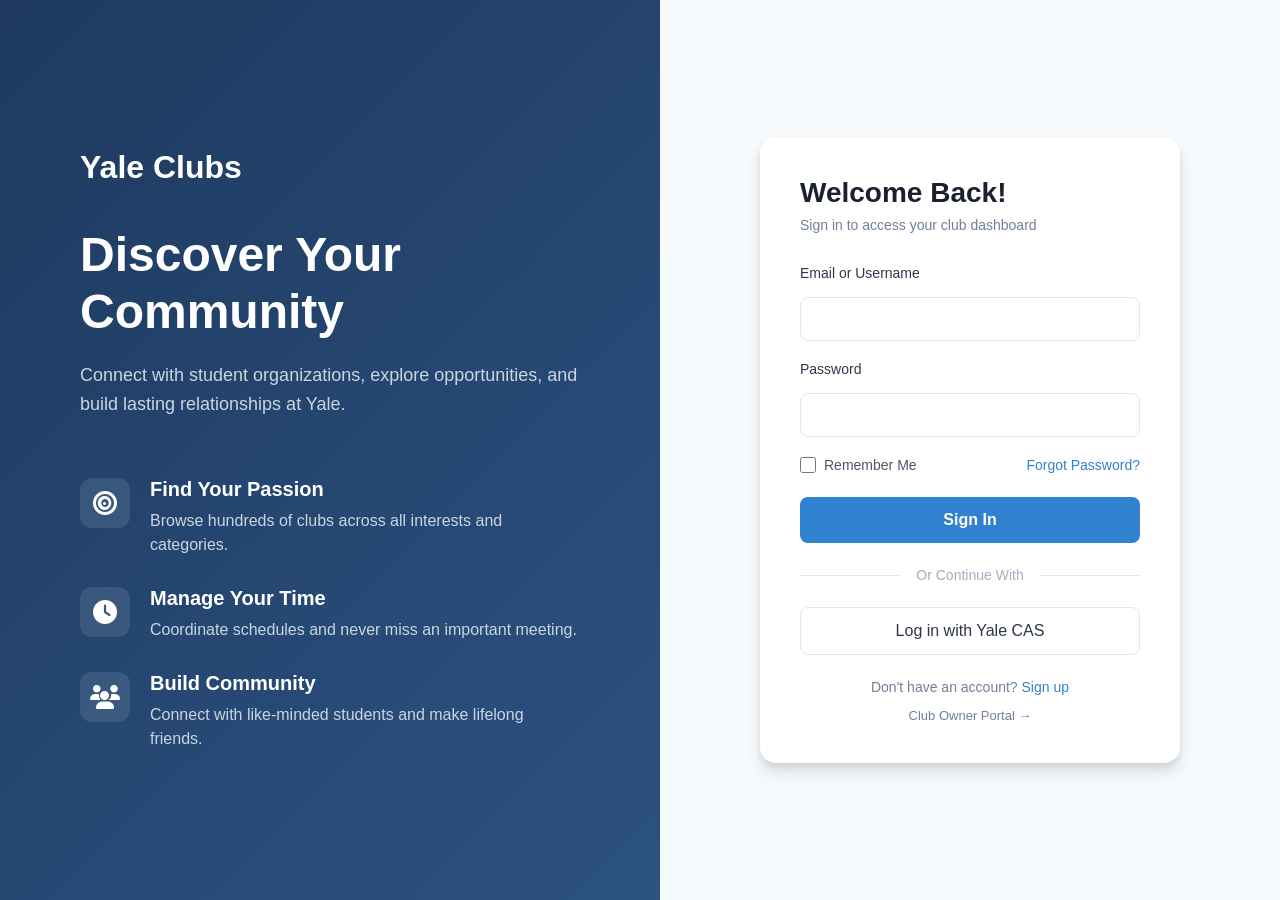
<file: index.html>
<!DOCTYPE html>
<html lang="en">
<head>
    <meta charset="UTF-8">
    <meta name="viewport" content="width=device-width, initial-scale=1.0">
    <title>Yale Clubs - Sign In</title>
    <link rel="stylesheet" href="css/styles.css">
    <link rel="stylesheet" href="https://cdnjs.cloudflare.com/ajax/libs/font-awesome/6.4.0/css/all.min.css">
    <style>
        .modal-overlay {
            position: fixed;
            top: 0;
            left: 0;
            right: 0;
            bottom: 0;
            background: rgba(0, 0, 0, 0.5);
            display: flex;
            align-items: center;
            justify-content: center;
            z-index: 1000;
        }
        .modal-content {
            background: white;
            border-radius: 16px;
            padding: 40px;
            width: 90%;
            max-width: 450px;
            max-height: 90vh;
            overflow-y: auto;
        }
    </style>
</head>
<body>
    <div class="container">
        <!-- Left Column - Promotional Content -->
        <div class="left-column">
            <div class="content-wrapper">
                <h1 class="logo">Yale Clubs</h1>
                <h2 class="headline">Discover Your Community</h2>
                <p class="description">
                    Connect with student organizations, explore opportunities, and build lasting relationships at Yale.
                </p>
                
                <div class="features">
                    <div class="feature">
                        <div class="feature-icon">
                            <i class="fas fa-bullseye"></i>
                        </div>
                        <div class="feature-content">
                            <h3>Find Your Passion</h3>
                            <p>Browse hundreds of clubs across all interests and categories.</p>
                        </div>
                    </div>
                    
                    <div class="feature">
                        <div class="feature-icon">
                            <i class="fas fa-clock"></i>
                        </div>
                        <div class="feature-content">
                            <h3>Manage Your Time</h3>
                            <p>Coordinate schedules and never miss an important meeting.</p>
                        </div>
                    </div>
                    
                    <div class="feature">
                        <div class="feature-icon">
                            <i class="fas fa-users"></i>
                        </div>
                        <div class="feature-content">
                            <h3>Build Community</h3>
                            <p>Connect with like-minded students and make lifelong friends.</p>
                        </div>
                    </div>
                </div>
            </div>
        </div>
        
        <!-- Right Column - Login Form -->
        <div class="right-column">
            <div class="login-card">
                <h2 class="card-title">Welcome Back!</h2>
                <p class="card-subtitle">Sign in to access your club dashboard</p>
                
                <form class="login-form" id="login-form">
                    <div class="form-group">
                        <label for="email">Email or Username</label>
                        <input type="text" id="email" name="email" required>
                    </div>
                    
                    <div class="form-group">
                        <label for="password">Password</label>
                        <input type="password" id="password" name="password" required>
                    </div>
                    
                    <div class="form-options">
                        <label class="checkbox-label">
                            <input type="checkbox" name="remember">
                            <span>Remember Me</span>
                        </label>
                        <a href="#" class="forgot-password">Forgot Password?</a>
                    </div>
                    
                    <button type="submit" class="btn-primary">Sign In</button>
                </form>
                
                <div class="divider">
                    <span>Or Continue With</span>
                </div>
                
                <button type="button" class="btn-cas" id="cas-login-btn">
                    Log in with Yale CAS
                </button>
                <p class="signup-link">
                    Don't have an account? <a href="#" id="signup-link">Sign up</a>
                </p>
                <p class="signup-link" style="margin-top: 12px;">
                    <a href="#" id="club-portal-link" style="color: #718096; font-size: 13px;">Club Owner Portal →</a>
                </p>
            </div>
        </div>
    </div>

    <!-- Signup Modal -->
    <div id="signup-modal" class="modal-overlay" style="display: none;">
        <div class="modal-content" style="max-width: 500px; margin: 40px auto;">
            <div style="display: flex; justify-content: space-between; align-items: center; margin-bottom: 24px;">
                <h2 style="font-size: 24px; font-weight: 700; color: #1a202c; margin: 0;">Create Account</h2>
                <button id="signup-modal-close" style="background: none; border: none; font-size: 24px; color: #718096; cursor: pointer; padding: 4px 8px;">&times;</button>
            </div>
            <form id="signup-form">
                <div style="display: grid; grid-template-columns: 1fr 1fr; gap: 12px; margin-bottom: 12px;">
                    <div class="form-group">
                        <label for="signup-first-name">First Name</label>
                        <input type="text" id="signup-first-name" name="first_name" required>
                    </div>
                    <div class="form-group">
                        <label for="signup-last-name">Last Name</label>
                        <input type="text" id="signup-last-name" name="last_name" required>
                    </div>
                </div>
                <div class="form-group">
                    <label for="signup-email">Email Address</label>
                    <input type="email" id="signup-email" name="email" placeholder="yourname@yale.edu" required>
                </div>
                <div class="form-group">
                    <label for="signup-password">Password</label>
                    <input type="password" id="signup-password" name="password" minlength="6" required>
                </div>
                <div style="display: grid; grid-template-columns: 1fr 1fr; gap: 12px; margin-bottom: 12px;">
                    <div class="form-group">
                        <label for="signup-year">Year</label>
                        <select id="signup-year" name="year" required>
                            <option value="">Select...</option>
                            <option value="Freshman">Freshman</option>
                            <option value="Sophomore">Sophomore</option>
                            <option value="Junior">Junior</option>
                            <option value="Senior">Senior</option>
                            <option value="Graduate">Graduate</option>
                        </select>
                    </div>
                    <div class="form-group">
                        <label for="signup-student-id">Student ID</label>
                        <input type="text" id="signup-student-id" name="student_id" placeholder="STU001" required>
                    </div>
                </div>
                <div class="form-group">
                    <label for="signup-major">Major</label>
                    <input type="text" id="signup-major" name="major" placeholder="e.g., Computer Science" required>
                </div>
                <button type="submit" class="btn-primary" style="margin-bottom: 16px;">Create Account</button>
            </form>
            <div class="divider">
                <span>Or Continue With</span>
            </div>
            <button type="button" class="btn-cas" id="cas-signup-btn">
                Sign up with Yale CAS
            </button>
        </div>
    </div>

    <script>
        // Flash helper function
        (function() {
            let flashIdCounter = 0;
            let flashContainer = null;

            function initFlashContainer() {
                if (!flashContainer) {
                    flashContainer = document.createElement('div');
                    flashContainer.className = 'flash-banner-container';
                    document.body.appendChild(flashContainer);
                }
                return flashContainer;
            }

            window.showFlash = function(message, type = 'success') {
                const container = initFlashContainer();
                const id = flashIdCounter++;
                const flash = document.createElement('div');
                flash.className = `flash-banner flash-${type}`;
                
                const iconMap = {
                    success: 'fa-check-circle',
                    error: 'fa-exclamation-circle',
                    warning: 'fa-exclamation-triangle',
                    info: 'fa-info-circle'
                };
                
                flash.innerHTML = `
                    <i class="fas ${iconMap[type] || iconMap.success} flash-icon"></i>
                    <span class="flash-text">${message}</span>
                    <button class="flash-close" onclick="this.parentElement.remove()" aria-label="Dismiss">
                        <i class="fas fa-times"></i>
                    </button>
                `;
                
                container.appendChild(flash);
                
                // Auto-dismiss after 3.6 seconds
                setTimeout(() => {
                    if (flash.parentElement) {
                        flash.remove();
                    }
                }, 3600);
            };
        })();

        // Auth helpers
        function getStoredUsers() {
            const stored = localStorage.getItem('clubtableUsers');
            return stored ? JSON.parse(stored) : [];
        }

        function saveUser(user) {
            const users = getStoredUsers();
            // Check if user already exists
            const existingIndex = users.findIndex(u => u.id === user.id || u.email === user.email);
            if (existingIndex !== -1) {
                // Update existing user
                users[existingIndex] = user;
            } else {
                // Add new user
                users.push(user);
            }
            localStorage.setItem('clubtableUsers', JSON.stringify(users));
        }

        function findUser(identifier, password) {
            const users = getStoredUsers();
            return users.find(u => 
                (u.email === identifier || u.username === identifier) && u.password === password
            );
        }

        function setCurrentUser(user) {
            localStorage.setItem('clubtableCurrentUser', JSON.stringify(user));
        }

        // Load test users from JSON file into localStorage
        async function loadTestUsers() {
            try {
                const response = await fetch('/database/json/users/club_users.json');
                const data = await response.json();
                
                if (data.users && Array.isArray(data.users)) {
                    const existingUsers = getStoredUsers();
                    
                    // Only load if localStorage is empty or doesn't have these users
                    if (existingUsers.length === 0 || !existingUsers.find(u => u.email === 'alex.martinez@yale.edu')) {
                        data.users.forEach(user => {
                            saveUser(user);
                        });
                        console.log('Test users loaded successfully');
                    }
                }
            } catch (error) {
                console.error('Error loading test users:', error);
            }
        }

        // Initialize test users on page load
        loadTestUsers();

        // Login form handler
        document.getElementById('login-form').addEventListener('submit', function(e) {
            e.preventDefault();
            const identifier = document.getElementById('email').value;
            const password = document.getElementById('password').value;

            if (!identifier || !password) {
                showFlash('Please enter email/username and password', 'error');
                return;
            }

            const user = findUser(identifier, password);
            if (user) {
                setCurrentUser(user);
                showFlash('Login successful!', 'success');
                setTimeout(() => {
                    // Redirect based on user type
                    if (user.type === 'club_owner') {
                        window.location.href = '/pages/club/club-portal.html';
                    } else {
                        window.location.href = '/pages/student/dashboard.html';
                    }
                }, 500);
            } else {
                showFlash('Invalid email/username or password', 'error');
            }
        });

        // CAS login handler
        document.getElementById('cas-login-btn').addEventListener('click', function(e) {
            e.preventDefault();
            // Auto-provision demo-cas-user
            const casUser = {
                id: 'demo-cas-user',
                username: 'demo-cas-user',
                email: 'demo-cas-user@yale.edu',
                password: 'cas',
                type: 'cas'
            };
            
            // Check if user exists, if not create it
            const existing = findUser('demo-cas-user', 'cas');
            if (!existing) {
                saveUser(casUser);
            }
            
            setCurrentUser(casUser);
            showFlash('CAS login successful!', 'success');
            setTimeout(() => {
                window.location.href = '/pages/student/dashboard.html';
            }, 500);
        });

        // Signup modal handlers
        document.getElementById('signup-link').addEventListener('click', function(e) {
            e.preventDefault();
            document.getElementById('signup-modal').style.display = 'flex';
        });

        document.getElementById('signup-modal-close').addEventListener('click', function() {
            document.getElementById('signup-modal').style.display = 'none';
        });

        // Close modal on background click
        document.getElementById('signup-modal').addEventListener('click', function(e) {
            if (e.target === this) {
                this.style.display = 'none';
            }
        });

        // Signup form handler
        document.getElementById('signup-form').addEventListener('submit', function(e) {
            e.preventDefault();
            
            // Collect all form data
            const firstName = document.getElementById('signup-first-name').value.trim();
            const lastName = document.getElementById('signup-last-name').value.trim();
            const email = document.getElementById('signup-email').value.trim();
            const password = document.getElementById('signup-password').value;
            const year = document.getElementById('signup-year').value;
            const studentId = document.getElementById('signup-student-id').value.trim();
            const major = document.getElementById('signup-major').value.trim();

            // Validate all fields
            if (!firstName || !lastName || !email || !password || !year || !studentId || !major) {
                showFlash('Please fill in all fields', 'error');
                return;
            }

            // Check if user already exists
            const users = getStoredUsers();
            if (users.find(u => u.email === email)) {
                showFlash('An account with this email already exists', 'error');
                return;
            }

            // Create comprehensive user object matching database schema
            const newUser = {
                id: Date.now(),
                first_name: firstName,
                last_name: lastName,
                email: email,
                password: password, // In production, this should be hashed
                student_id: studentId,
                year: year,
                major: major,
                class_year: null, // Can be updated later
                phone: null, // Can be updated later
                college: null, // Can be updated later
                bio: null, // Can be updated later
                preferences: {
                    email_notifications: true,
                    profile_visibility: true
                },
                clubs: {}, // Empty clubs object initially
                type: 'regular',
                created_at: new Date().toISOString()
            };

            // Save user to localStorage
            saveUser(newUser);
            setCurrentUser(newUser);
            
            // Set flag indicating this is a new user who needs to complete profile
            localStorage.setItem('clubtableNewUser', 'true');
            
            showFlash('Account created successfully! Complete your profile.', 'success');
            document.getElementById('signup-modal').style.display = 'none';
            
            // Redirect to profile page after a brief delay
            setTimeout(() => {
                window.location.href = '/pages/student/profile.html';
            }, 500);
        });

        // CAS signup handler
        document.getElementById('cas-signup-btn').addEventListener('click', function(e) {
            e.preventDefault();
            const casUser = {
                id: 'demo-cas-user',
                username: 'demo-cas-user',
                email: 'demo-cas-user@yale.edu',
                password: 'cas',
                type: 'cas'
            };
            
            const existing = findUser('demo-cas-user', 'cas');
            if (!existing) {
                saveUser(casUser);
            }
            
            setCurrentUser(casUser);
            showFlash('CAS signup successful!', 'success');
            document.getElementById('signup-modal').style.display = 'none';
            setTimeout(() => {
                window.location.href = '/pages/student/dashboard.html';
            }, 500);
        });

        // Club portal link handler - auto-login as Alex Martinez
        document.getElementById('club-portal-link').addEventListener('click', function(e) {
            e.preventDefault();
            
            // Auto-login as Alex Martinez (Yale Debate Association owner)
            const users = getStoredUsers();
            let alexUser = users.find(u => u.email === 'alex.martinez@yale.edu');
            
            if (!alexUser) {
                // If not in localStorage, create default Alex user
                alexUser = {
                    id: 1,
                    email: 'alex.martinez@yale.edu',
                    first_name: 'Alex',
                    last_name: 'Martinez',
                    type: 'club_owner',
                    password: 'password123',
                    clubs: { "1": 5 } // Owner of Yale Debate Association
                };
                saveUser(alexUser);
            }
            
            setCurrentUser(alexUser);
            window.location.href = '/pages/club/club-portal.html';
        });
    </script>
</body>
</html>
</file>
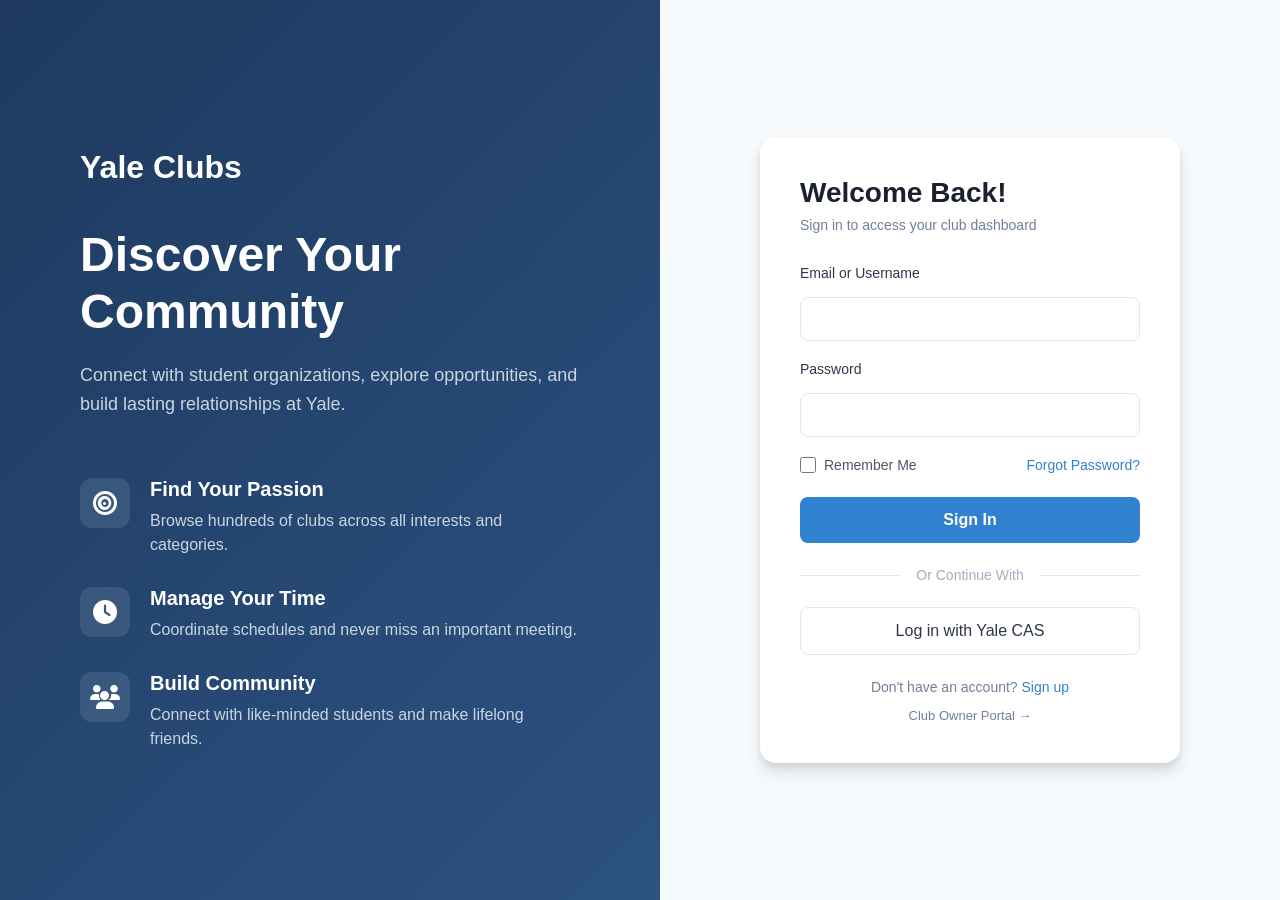
<file: pages/student/index.html>
<!DOCTYPE html>
<html lang="en">
<head>
    <!-- Meta Tags -->
    <meta charset="UTF-8">
    <meta name="viewport" content="width=device-width, initial-scale=1.0">
    <title>Yale Clubs - Sign In</title>
    
    <!-- Stylesheets -->
    <link rel="stylesheet" href="../../css/styles.css">
    <link rel="stylesheet" href="https://cdnjs.cloudflare.com/ajax/libs/font-awesome/6.4.0/css/all.min.css">
</head>
<body>
    <div class="container">
        <!-- Left Column - Promotional Content -->
        <div class="left-column">
            <div class="content-wrapper">
                <!-- Logo and Headline -->
                <h1 class="logo">Yale Clubs</h1>
                <h2 class="headline">Discover Your Community</h2>
                <p class="description">
                    Connect with student organizations, explore opportunities, and build lasting relationships at Yale.
                </p>
                
                <!-- Features Section -->
                <div class="features">
                    <div class="feature">
                        <div class="feature-icon">
                            <i class="fas fa-bullseye"></i>
                        </div>
                        <div class="feature-content">
                            <h3>Find Your Passion</h3>
                            <p>Browse hundreds of clubs across all interests and categories.</p>
                        </div>
                    </div>
                    
                    <div class="feature">
                        <div class="feature-icon">
                            <i class="fas fa-clock"></i>
                        </div>
                        <div class="feature-content">
                            <h3>Manage Your Time</h3>
                            <p>Coordinate schedules and never miss an important meeting.</p>
                        </div>
                    </div>
                    
                    <div class="feature">
                        <div class="feature-icon">
                            <i class="fas fa-users"></i>
                        </div>
                        <div class="feature-content">
                            <h3>Build Community</h3>
                            <p>Connect with like-minded students and make lifelong friends.</p>
                        </div>
                    </div>
                </div>
            </div>
        </div>
        
        <!-- Right Column - Login Form -->
        <div class="right-column">
            <div class="login-card">
                <!-- Card Header -->
                <h2 class="card-title">Welcome Back!</h2>
                <p class="card-subtitle">Sign in to access your club dashboard</p>
                
                <!-- Login Form -->
                <form class="login-form" id="login-form">
                    <!-- Email Input -->
                    <div class="form-group">
                        <label for="email">Email or Username</label>
                        <input type="text" id="email" name="email" required>
                    </div>
                    
                    <!-- Password Input -->
                    <div class="form-group">
                        <label for="password">Password</label>
                        <input type="password" id="password" name="password" required>
                    </div>
                    
                    <!-- Form Options -->
                    <div class="form-options">
                        <label class="checkbox-label">
                            <input type="checkbox" name="remember">
                            <span>Remember Me</span>
                        </label>
                        <a href="#" class="forgot-password">Forgot Password?</a>
                    </div>
                    
                    <!-- Submit Button -->
                    <button type="submit" class="btn-primary">Sign In</button>
                </form>
                
                <!-- Divider -->
                <div class="divider">
                    <span>Or Continue With</span>
                </div>
                
                <!-- CAS Login Button -->
                <button type="button" class="btn-cas" id="cas-login-btn">
                    Log in with Yale CAS
                </button>
                
                <!-- Sign Up Link -->
                <p class="signup-link">
                    Don't have an account? <a href="#" id="signup-link">Sign up</a>
                </p>
                
                <!-- Club Owner Portal Link -->
                <p class="signup-link" style="margin-top: 12px;">
                    <a href="#" id="club-portal-link" style="color: #718096; font-size: 13px;">Club Owner Portal →</a>
                </p>
            </div>
        </div>
    </div>

    <!-- Signup Modal -->
    <div id="signup-modal" class="modal-overlay" style="display: none;">
        <div class="modal-content" style="max-width: 500px; margin: 40px auto;">
            <div style="display: flex; justify-content: space-between; align-items: center; margin-bottom: 24px;">
                <h2 style="font-size: 24px; font-weight: 700; color: #1a202c; margin: 0;">Create Account</h2>
                <button id="signup-modal-close" style="background: none; border: none; font-size: 24px; color: #718096; cursor: pointer; padding: 4px 8px;">&times;</button>
            </div>
            <form id="signup-form">
                <div style="display: grid; grid-template-columns: 1fr 1fr; gap: 12px; margin-bottom: 12px;">
                    <div class="form-group">
                        <label for="signup-first-name">First Name</label>
                        <input type="text" id="signup-first-name" name="first_name" required>
                    </div>
                    <div class="form-group">
                        <label for="signup-last-name">Last Name</label>
                        <input type="text" id="signup-last-name" name="last_name" required>
                    </div>
                </div>
                <div class="form-group">
                    <label for="signup-email">Email Address</label>
                    <input type="email" id="signup-email" name="email" placeholder="yourname@yale.edu" required>
                </div>
                <div class="form-group">
                    <label for="signup-password">Password</label>
                    <input type="password" id="signup-password" name="password" minlength="6" required>
                </div>
                <div style="display: grid; grid-template-columns: 1fr 1fr; gap: 12px; margin-bottom: 12px;">
                    <div class="form-group">
                        <label for="signup-year">Year</label>
                        <select id="signup-year" name="year" required>
                            <option value="">Select...</option>
                            <option value="Freshman">Freshman</option>
                            <option value="Sophomore">Sophomore</option>
                            <option value="Junior">Junior</option>
                            <option value="Senior">Senior</option>
                            <option value="Graduate">Graduate</option>
                        </select>
                    </div>
                    <div class="form-group">
                        <label for="signup-student-id">Student ID</label>
                        <input type="text" id="signup-student-id" name="student_id" placeholder="STU001" required>
                    </div>
                </div>
                <div class="form-group">
                    <label for="signup-major">Major</label>
                    <input type="text" id="signup-major" name="major" placeholder="e.g., Computer Science" required>
                </div>
                <button type="submit" class="btn-primary" style="margin-bottom: 16px;">Create Account</button>
            </form>
            <div class="divider">
                <span>Or Continue With</span>
            </div>
            <button type="button" class="btn-cas" id="cas-signup-btn">
                Sign up with Yale CAS
            </button>
        </div>
    </div>

    <script>
        // Flash helper function
        (function() {
            let flashIdCounter = 0;
            let flashContainer = null;

            function initFlashContainer() {
                if (!flashContainer) {
                    flashContainer = document.createElement('div');
                    flashContainer.className = 'flash-banner-container';
                    document.body.appendChild(flashContainer);
                }
                return flashContainer;
            }

            window.showFlash = function(message, type = 'success') {
                const container = initFlashContainer();
                const id = flashIdCounter++;
                const flash = document.createElement('div');
                flash.className = `flash-banner flash-${type}`;
                
                const iconMap = {
                    success: 'fa-check-circle',
                    error: 'fa-exclamation-circle',
                    warning: 'fa-exclamation-triangle',
                    info: 'fa-info-circle'
                };
                
                flash.innerHTML = `
                    <i class="fas ${iconMap[type] || iconMap.success} flash-icon"></i>
                    <span class="flash-text">${message}</span>
                    <button class="flash-close" onclick="this.parentElement.remove()" aria-label="Dismiss">
                        <i class="fas fa-times"></i>
                    </button>
                `;
                
                container.appendChild(flash);
                
                // Auto-dismiss after 3.6 seconds
                setTimeout(() => {
                    if (flash.parentElement) {
                        flash.remove();
                    }
                }, 3600);
            };
        })();

        // Auth helpers
        function getStoredUsers() {
            const stored = localStorage.getItem('clubtableUsers');
            return stored ? JSON.parse(stored) : [];
        }

        function saveUser(user) {
            const users = getStoredUsers();
            // Check if user already exists
            const existingIndex = users.findIndex(u => u.id === user.id || u.email === user.email);
            if (existingIndex !== -1) {
                // Update existing user
                users[existingIndex] = user;
            } else {
                // Add new user
                users.push(user);
            }
            localStorage.setItem('clubtableUsers', JSON.stringify(users));
        }

        function findUser(identifier, password) {
            const users = getStoredUsers();
            return users.find(u => 
                (u.email === identifier || u.username === identifier) && u.password === password
            );
        }

        function setCurrentUser(user) {
            localStorage.setItem('clubtableCurrentUser', JSON.stringify(user));
        }

        // Load test users from JSON file into localStorage
        async function loadTestUsers() {
            try {
                const response = await fetch('../../database/json/users/club_users.json');
                const data = await response.json();
                
                if (data.users && Array.isArray(data.users)) {
                    const existingUsers = getStoredUsers();
                    
                    // Only load if localStorage is empty or doesn't have these users
                    if (existingUsers.length === 0 || !existingUsers.find(u => u.email === 'alex.martinez@yale.edu')) {
                        data.users.forEach(user => {
                            saveUser(user);
                        });
                        console.log('Test users loaded successfully');
                    }
                }
            } catch (error) {
                console.error('Error loading test users:', error);
            }
        }

        // Initialize test users on page load
        loadTestUsers();

        // Login form handler
        document.getElementById('login-form').addEventListener('submit', function(e) {
            e.preventDefault();
            const identifier = document.getElementById('email').value;
            const password = document.getElementById('password').value;

            if (!identifier || !password) {
                showFlash('Please enter email/username and password', 'error');
                return;
            }

            const user = findUser(identifier, password);
            if (user) {
                setCurrentUser(user);
                showFlash('Login successful!', 'success');
                setTimeout(() => {
                    // Redirect based on user type
                    if (user.type === 'club_owner') {
                        window.location.href = '/pages/club/club-portal.html';
                    } else {
                        window.location.href = 'dashboard.html';
                    }
                }, 500);
            } else {
                showFlash('Invalid email/username or password', 'error');
            }
        });

        // CAS login handler
        document.getElementById('cas-login-btn').addEventListener('click', function(e) {
            e.preventDefault();
            // Auto-provision demo-cas-user
            const casUser = {
                id: 'demo-cas-user',
                username: 'demo-cas-user',
                email: 'demo-cas-user@yale.edu',
                password: 'cas',
                type: 'cas'
            };
            
            // Check if user exists, if not create it
            const existing = findUser('demo-cas-user', 'cas');
            if (!existing) {
                saveUser(casUser);
            }
            
            setCurrentUser(casUser);
            showFlash('CAS login successful!', 'success');
            setTimeout(() => {
                window.location.href = 'dashboard.html';
            }, 500);
        });

        // Signup modal handlers
        document.getElementById('signup-link').addEventListener('click', function(e) {
            e.preventDefault();
            document.getElementById('signup-modal').style.display = 'flex';
        });

        document.getElementById('signup-modal-close').addEventListener('click', function() {
            document.getElementById('signup-modal').style.display = 'none';
        });

        // Close modal on background click
        document.getElementById('signup-modal').addEventListener('click', function(e) {
            if (e.target === this) {
                this.style.display = 'none';
            }
        });

        // Signup form handler
        document.getElementById('signup-form').addEventListener('submit', function(e) {
            e.preventDefault();
            
            // Collect all form data
            const firstName = document.getElementById('signup-first-name').value.trim();
            const lastName = document.getElementById('signup-last-name').value.trim();
            const email = document.getElementById('signup-email').value.trim();
            const password = document.getElementById('signup-password').value;
            const year = document.getElementById('signup-year').value;
            const studentId = document.getElementById('signup-student-id').value.trim();
            const major = document.getElementById('signup-major').value.trim();

            // Validate all fields
            if (!firstName || !lastName || !email || !password || !year || !studentId || !major) {
                showFlash('Please fill in all fields', 'error');
                return;
            }

            // Check if user already exists
            const users = getStoredUsers();
            if (users.find(u => u.email === email)) {
                showFlash('An account with this email already exists', 'error');
                return;
            }

            // Create comprehensive user object matching database schema
            const newUser = {
                id: Date.now(),
                first_name: firstName,
                last_name: lastName,
                email: email,
                password: password, // In production, this should be hashed
                student_id: studentId,
                year: year,
                major: major,
                class_year: null, // Can be updated later
                phone: null, // Can be updated later
                college: null, // Can be updated later
                bio: null, // Can be updated later
                preferences: {
                    email_notifications: true,
                    profile_visibility: true
                },
                clubs: {}, // Empty clubs object initially
                type: 'regular',
                created_at: new Date().toISOString()
            };

            // Save user to localStorage
            saveUser(newUser);
            setCurrentUser(newUser);
            
            // Set flag indicating this is a new user who needs to complete profile
            localStorage.setItem('clubtableNewUser', 'true');
            
            showFlash('Account created successfully! Complete your profile.', 'success');
            document.getElementById('signup-modal').style.display = 'none';
            
            // Redirect to profile page after a brief delay
            setTimeout(() => {
                window.location.href = 'profile.html';
            }, 500);
        });

        // CAS signup handler
        document.getElementById('cas-signup-btn').addEventListener('click', function(e) {
            e.preventDefault();
            const casUser = {
                id: 'demo-cas-user',
                username: 'demo-cas-user',
                email: 'demo-cas-user@yale.edu',
                password: 'cas',
                type: 'cas'
            };
            
            const existing = findUser('demo-cas-user', 'cas');
            if (!existing) {
                saveUser(casUser);
            }
            
            setCurrentUser(casUser);
            showFlash('CAS signup successful!', 'success');
            document.getElementById('signup-modal').style.display = 'none';
            setTimeout(() => {
                window.location.href = 'dashboard.html';
            }, 500);
        });

        // Club portal link handler - auto-login as Alex Martinez
        document.getElementById('club-portal-link').addEventListener('click', function(e) {
            e.preventDefault();
            
            // Auto-login as Alex Martinez (Yale Debate Association owner)
            const users = getStoredUsers();
            let alexUser = users.find(u => u.email === 'alex.martinez@yale.edu');
            
            if (!alexUser) {
                // If not in localStorage, create default Alex user
                alexUser = {
                    id: 1,
                    email: 'alex.martinez@yale.edu',
                    first_name: 'Alex',
                    last_name: 'Martinez',
                    type: 'club_owner',
                    password: 'password123',
                    clubs: { "1": 5 } // Owner of Yale Debate Association
                };
                saveUser(alexUser);
            }
            
            setCurrentUser(alexUser);
            window.location.href = '/pages/club/club-portal.html';
        });
    </script>
    <style>
        .modal-overlay {
            position: fixed;
            top: 0;
            left: 0;
            right: 0;
            bottom: 0;
            background: rgba(0, 0, 0, 0.5);
            display: flex;
            align-items: center;
            justify-content: center;
            z-index: 1000;
        }
        .modal-content {
            background: white;
            border-radius: 16px;
            padding: 40px;
            width: 90%;
            max-width: 500px;
            max-height: 90vh;
            overflow-y: auto;
        }
    </style>
</body>
</html>
</file>
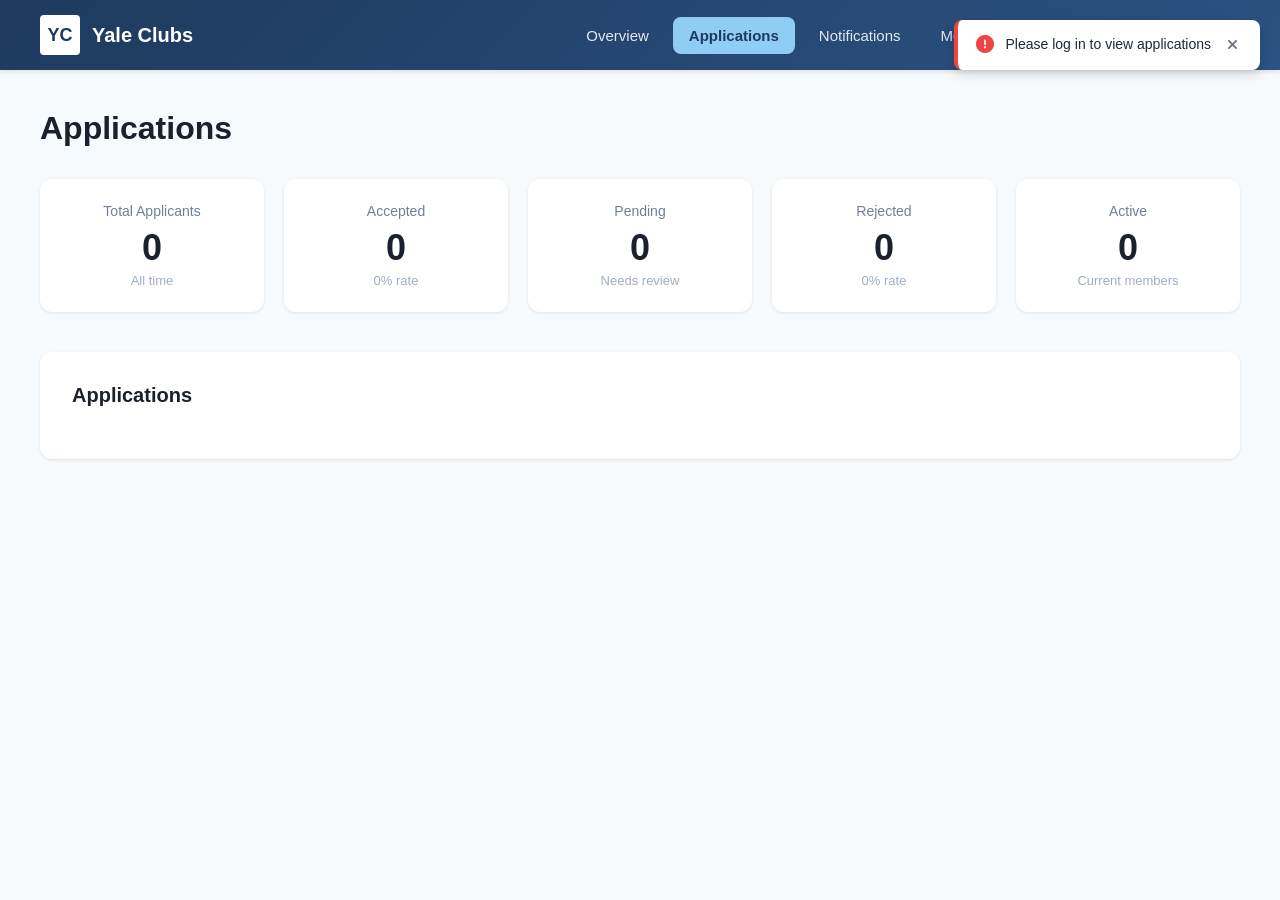
<file: pages/club/club-applications.html>
<!DOCTYPE html>
<html lang="en">
<head>
    <!-- Meta Tags -->
    <meta charset="UTF-8">
    <meta name="viewport" content="width=device-width, initial-scale=1.0">
    <title>Applications - Code4Good | Yale Clubs</title>
    
    <!-- Stylesheets -->
    <link rel="stylesheet" href="../../css/styles.css">
    <link rel="stylesheet" href="https://cdnjs.cloudflare.com/ajax/libs/font-awesome/6.4.0/css/all.min.css">
</head>
<body class="dashboard-body">
    <!-- Navigation Bar will be inserted by JavaScript -->
    <div id="navbar-container"></div>

    <!-- Main Content -->
    <main class="dashboard-content">
        <div class="owner-panel">
            <!-- Header Section -->
            <div class="owner-header">
                <h1 class="owner-title">Applications</h1>
            </div>

            <!-- Metrics Cards -->
            <div class="metrics-grid" style="margin-bottom: 40px;">
                <div class="metric-card">
                    <div class="metric-label">Total Applicants</div>
                    <div class="metric-value">0</div>
                    <div class="metric-note">All time</div>
                </div>
                <div class="metric-card">
                    <div class="metric-label">Accepted</div>
                    <div class="metric-value">0</div>
                    <div class="metric-note">0% rate</div>
                </div>
                <div class="metric-card">
                    <div class="metric-label">Pending</div>
                    <div class="metric-value">0</div>
                    <div class="metric-note">Needs review</div>
                </div>
                <div class="metric-card">
                    <div class="metric-label">Rejected</div>
                    <div class="metric-value">0</div>
                    <div class="metric-note">0% rate</div>
                </div>
                <div class="metric-card">
                    <div class="metric-label">Active</div>
                    <div class="metric-value">0</div>
                    <div class="metric-note">Current members</div>
                </div>
            </div>

            <!-- Applications List -->
            <div class="recent-activity-section">
                <h3 class="section-heading">Applications</h3>
                <div class="activity-list">
                    <!-- Applications will be loaded dynamically -->
                </div>
            </div>
        </div>
    </main>

    <!-- Status Edit Modal -->
    <div id="statusModal" class="status-modal" style="display: none;">
        <div class="status-modal-content">
            <div class="status-modal-header">
                <h3>Change Application Status</h3>
                <button class="status-modal-close">&times;</button>
            </div>
            <div class="status-modal-body">
                <p id="statusModalUserName" style="margin-bottom: 20px; font-weight: 600;"></p>
                <label for="statusSelect" style="display: block; margin-bottom: 10px; font-weight: 500;">Select Status:</label>
                <select id="statusSelect" style="width: 100%; padding: 10px; border: 1px solid #ddd; border-radius: 6px; font-size: 16px;">
                    <option value="3">Pending</option>
                    <option value="1">Accepted</option>
                    <option value="2">Rejected</option>
                    <option value="4">Active Member</option>
                    <option value="5">Admin</option>
                </select>
                <div style="margin-top: 20px; display: flex; gap: 10px; justify-content: flex-end;">
                    <button id="statusModalCancel" class="btn-secondary" style="padding: 10px 20px;">Cancel</button>
                    <button id="statusModalSave" class="btn-primary" style="padding: 10px 20px;">Save Changes</button>
                </div>
            </div>
        </div>
    </div>

    <style>
        .status-modal {
            position: fixed;
            top: 0;
            left: 0;
            width: 100%;
            height: 100%;
            background: rgba(0, 0, 0, 0.5);
            display: flex;
            justify-content: center;
            align-items: center;
            z-index: 1000;
        }
        .status-modal-content {
            background: white;
            border-radius: 8px;
            padding: 0;
            max-width: 500px;
            width: 90%;
            box-shadow: 0 4px 6px rgba(0, 0, 0, 0.1);
        }
        .status-modal-header {
            display: flex;
            justify-content: space-between;
            align-items: center;
            padding: 20px;
            border-bottom: 1px solid #eee;
        }
        .status-modal-header h3 {
            margin: 0;
        }
        .status-modal-close {
            background: none;
            border: none;
            font-size: 24px;
            cursor: pointer;
            color: #666;
        }
        .status-modal-close:hover {
            color: #000;
        }
        .status-modal-body {
            padding: 20px;
        }
        .activity-item {
            cursor: pointer;
            transition: background-color 0.2s;
        }
        .activity-item:hover {
            background-color: #f5f5f5;
        }
    </style>

    <script src="club-navbar.js"></script>
    <script src="club-applications.js"></script>
</body>
</html>
</file>
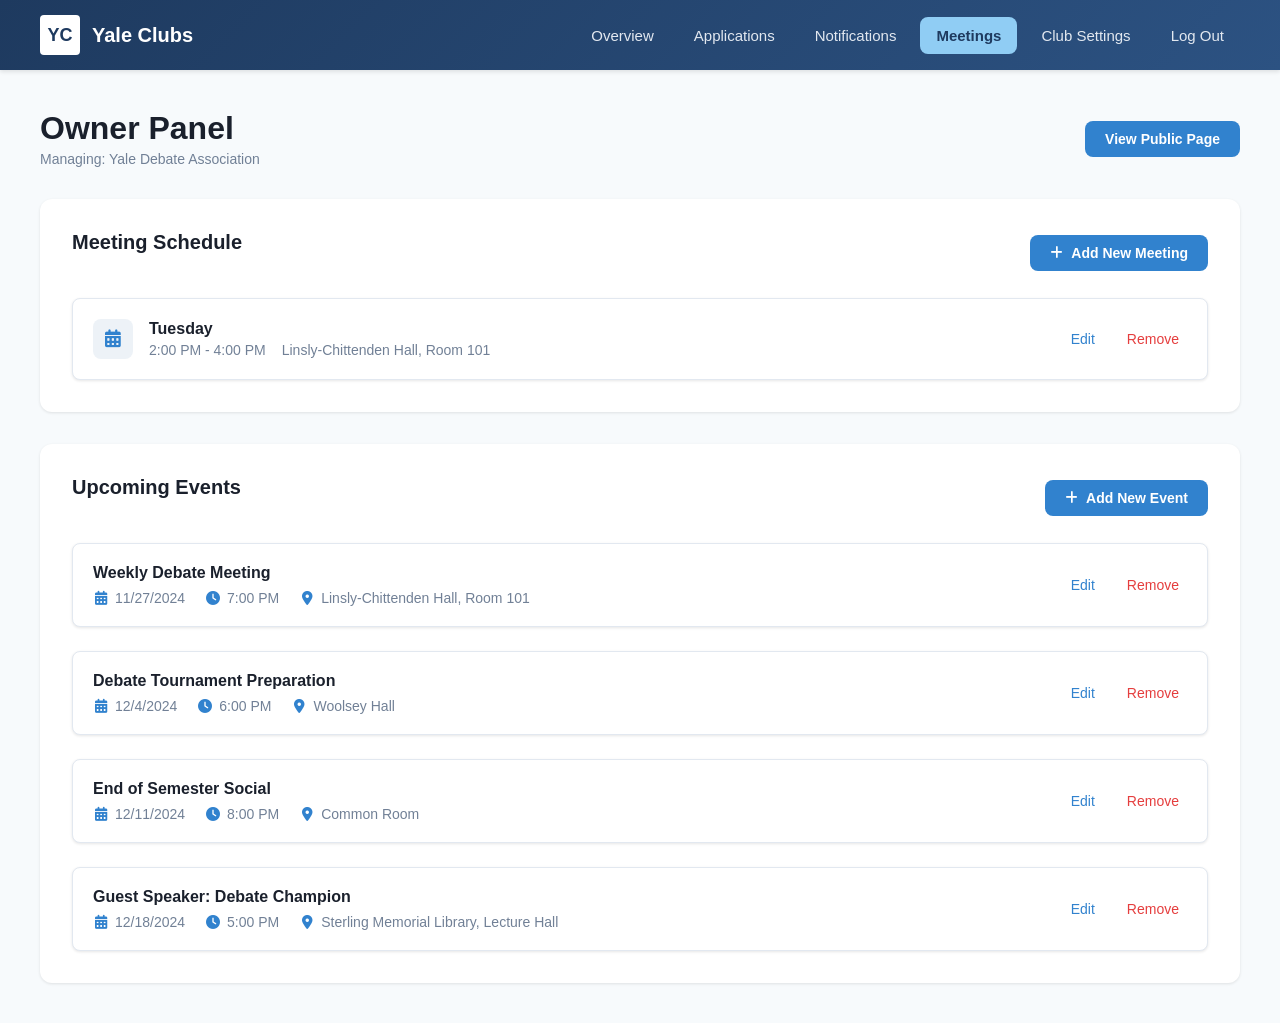
<file: pages/club/club-meetings.html>
<!DOCTYPE html>
<html lang="en">
<head>
    <!-- Meta Tags -->
    <meta charset="UTF-8">
    <meta name="viewport" content="width=device-width, initial-scale=1.0">
    <title>Meetings - Code4Good | Yale Clubs</title>
    
    <!-- Stylesheets -->
    <link rel="stylesheet" href="../../css/styles.css">
    <link rel="stylesheet" href="https://cdnjs.cloudflare.com/ajax/libs/font-awesome/6.4.0/css/all.min.css">
</head>
<body class="dashboard-body">
    <!-- Navigation Bar will be inserted by JavaScript -->
    <div id="navbar-container"></div>

    <!-- Main Content -->
    <main class="dashboard-content">
        <div class="owner-panel">
            <!-- Header Section -->
            <div class="owner-header">
                <div>
                    <h1 class="owner-title">Owner Panel</h1>
                    <p class="owner-subtitle">Managing: Code4Good</p>
                </div>
                <button class="btn-view-public">View Public Page</button>
            </div>

            <!-- Meeting Schedule Section -->
            <div class="meeting-schedule-section">
                <div class="section-header-with-button">
                    <h2 class="section-heading">Meeting Schedule</h2>
                    <button class="btn-add-meeting">
                        <i class="fas fa-plus"></i>
                        Add New Meeting
                    </button>
                </div>
                
                <div class="meeting-schedule-list">
                    <!-- Meeting schedule will be loaded dynamically -->
                </div>
            </div>

            <!-- Upcoming Events Section -->
            <div class="upcoming-events-section">
                <div class="section-header-with-button">
                    <h2 class="section-heading">Upcoming Events</h2>
                    <button class="btn-add-event">
                        <i class="fas fa-plus"></i>
                        Add New Event
                    </button>
                </div>
                
                <div class="events-list">
                    <!-- Calendar events will be loaded dynamically -->
                </div>
            </div>
        </div>
    </main>

    <!-- Event Modal -->
    <div id="eventModal" class="meeting-modal" style="display: none;">
        <div class="meeting-modal-content">
            <div class="meeting-modal-header">
                <h3 id="eventModalTitle">Add New Event</h3>
                <button class="event-modal-close">&times;</button>
            </div>
            <div class="meeting-modal-body">
                <form id="eventForm">
                    <div class="form-group">
                        <label for="eventTitle" class="form-label">Title</label>
                        <input type="text" id="eventTitle" name="title" class="form-input" placeholder="e.g., Weekly Debate Meeting" required>
                    </div>
                    <div class="form-group">
                        <label for="eventDate" class="form-label">Date</label>
                        <input type="date" id="eventDate" name="date" class="form-input" required>
                    </div>
                    <div class="form-group">
                        <label for="eventTime" class="form-label">Time</label>
                        <input type="time" id="eventTimeInput" name="time" class="form-input" required>
                    </div>
                    <div class="form-group">
                        <label for="eventLocation" class="form-label">Location</label>
                        <input type="text" id="eventLocation" name="location" class="form-input" placeholder="e.g., Linsly-Chittenden Hall, Room 101" required>
                    </div>
                    <div class="form-group">
                        <label for="eventDescription" class="form-label">Description (Optional)</label>
                        <textarea id="eventDescription" name="description" class="form-input" rows="3" placeholder="Event description..."></textarea>
                    </div>
                    <div style="margin-top: 20px; display: flex; gap: 10px; justify-content: flex-end;">
                        <button type="button" id="eventModalCancel" class="btn-secondary" style="padding: 10px 20px;">Cancel</button>
                        <button type="submit" id="eventModalSave" class="btn-primary" style="padding: 10px 20px;">Save</button>
                    </div>
                </form>
            </div>
        </div>
    </div>

    <!-- Meeting Modal -->
    <div id="meetingModal" class="meeting-modal" style="display: none;">
        <div class="meeting-modal-content">
            <div class="meeting-modal-header">
                <h3 id="meetingModalTitle">Add New Meeting</h3>
                <button class="meeting-modal-close">&times;</button>
            </div>
            <div class="meeting-modal-body">
                <form id="meetingForm">
                    <div class="form-group">
                        <label for="meetingDay" class="form-label">Day</label>
                        <select id="meetingDay" name="day" class="form-select" required>
                            <option value="">Select a day</option>
                            <option value="Monday">Monday</option>
                            <option value="Tuesday">Tuesday</option>
                            <option value="Wednesday">Wednesday</option>
                            <option value="Thursday">Thursday</option>
                            <option value="Friday">Friday</option>
                            <option value="Saturday">Saturday</option>
                            <option value="Sunday">Sunday</option>
                        </select>
                    </div>
                    <div class="form-group">
                        <label for="meetingTime" class="form-label">Time</label>
                        <input type="text" id="meetingTime" name="time" class="form-input" placeholder="e.g., 2:00 PM - 4:00 PM" required>
                    </div>
                    <div class="form-group">
                        <label for="meetingLocation" class="form-label">Location</label>
                        <input type="text" id="meetingLocation" name="location" class="form-input" placeholder="e.g., Linsly-Chittenden Hall, Room 101" required>
                    </div>
                    <div style="margin-top: 20px; display: flex; gap: 10px; justify-content: flex-end;">
                        <button type="button" id="meetingModalCancel" class="btn-secondary" style="padding: 10px 20px;">Cancel</button>
                        <button type="submit" id="meetingModalSave" class="btn-primary" style="padding: 10px 20px;">Save</button>
                    </div>
                </form>
            </div>
        </div>
    </div>

    <style>
        .meeting-modal {
            position: fixed;
            top: 0;
            left: 0;
            width: 100%;
            height: 100%;
            background: rgba(0, 0, 0, 0.5);
            display: flex;
            justify-content: center;
            align-items: center;
            z-index: 1000;
        }
        .meeting-modal-content {
            background: white;
            border-radius: 8px;
            padding: 0;
            max-width: 500px;
            width: 90%;
            box-shadow: 0 4px 6px rgba(0, 0, 0, 0.1);
        }
        .meeting-modal-header {
            display: flex;
            justify-content: space-between;
            align-items: center;
            padding: 20px;
            border-bottom: 1px solid #eee;
        }
        .meeting-modal-header h3 {
            margin: 0;
        }
        .meeting-modal-close {
            background: none;
            border: none;
            font-size: 24px;
            cursor: pointer;
            color: #666;
        }
        .meeting-modal-close:hover {
            color: #000;
        }
        .meeting-modal-body {
            padding: 20px;
        }
        .form-group {
            margin-bottom: 20px;
        }
        .form-label {
            display: block;
            margin-bottom: 8px;
            font-weight: 500;
            color: #1a202c;
        }
        .form-select,
        .form-input {
            width: 100%;
            padding: 10px;
            border: 1px solid #ddd;
            border-radius: 6px;
            font-size: 16px;
            box-sizing: border-box;
        }
        .form-select:focus,
        .form-input:focus {
            outline: none;
            border-color: #4F46E5;
        }
        .form-input[type="textarea"],
        textarea.form-input {
            resize: vertical;
            min-height: 80px;
        }
        .event-modal-close {
            background: none;
            border: none;
            font-size: 24px;
            cursor: pointer;
            color: #666;
        }
        .event-modal-close:hover {
            color: #000;
        }
    </style>

    <script src="club-navbar.js"></script>
    <script src="club-meetings.js"></script>
</body>
</html>
</file>
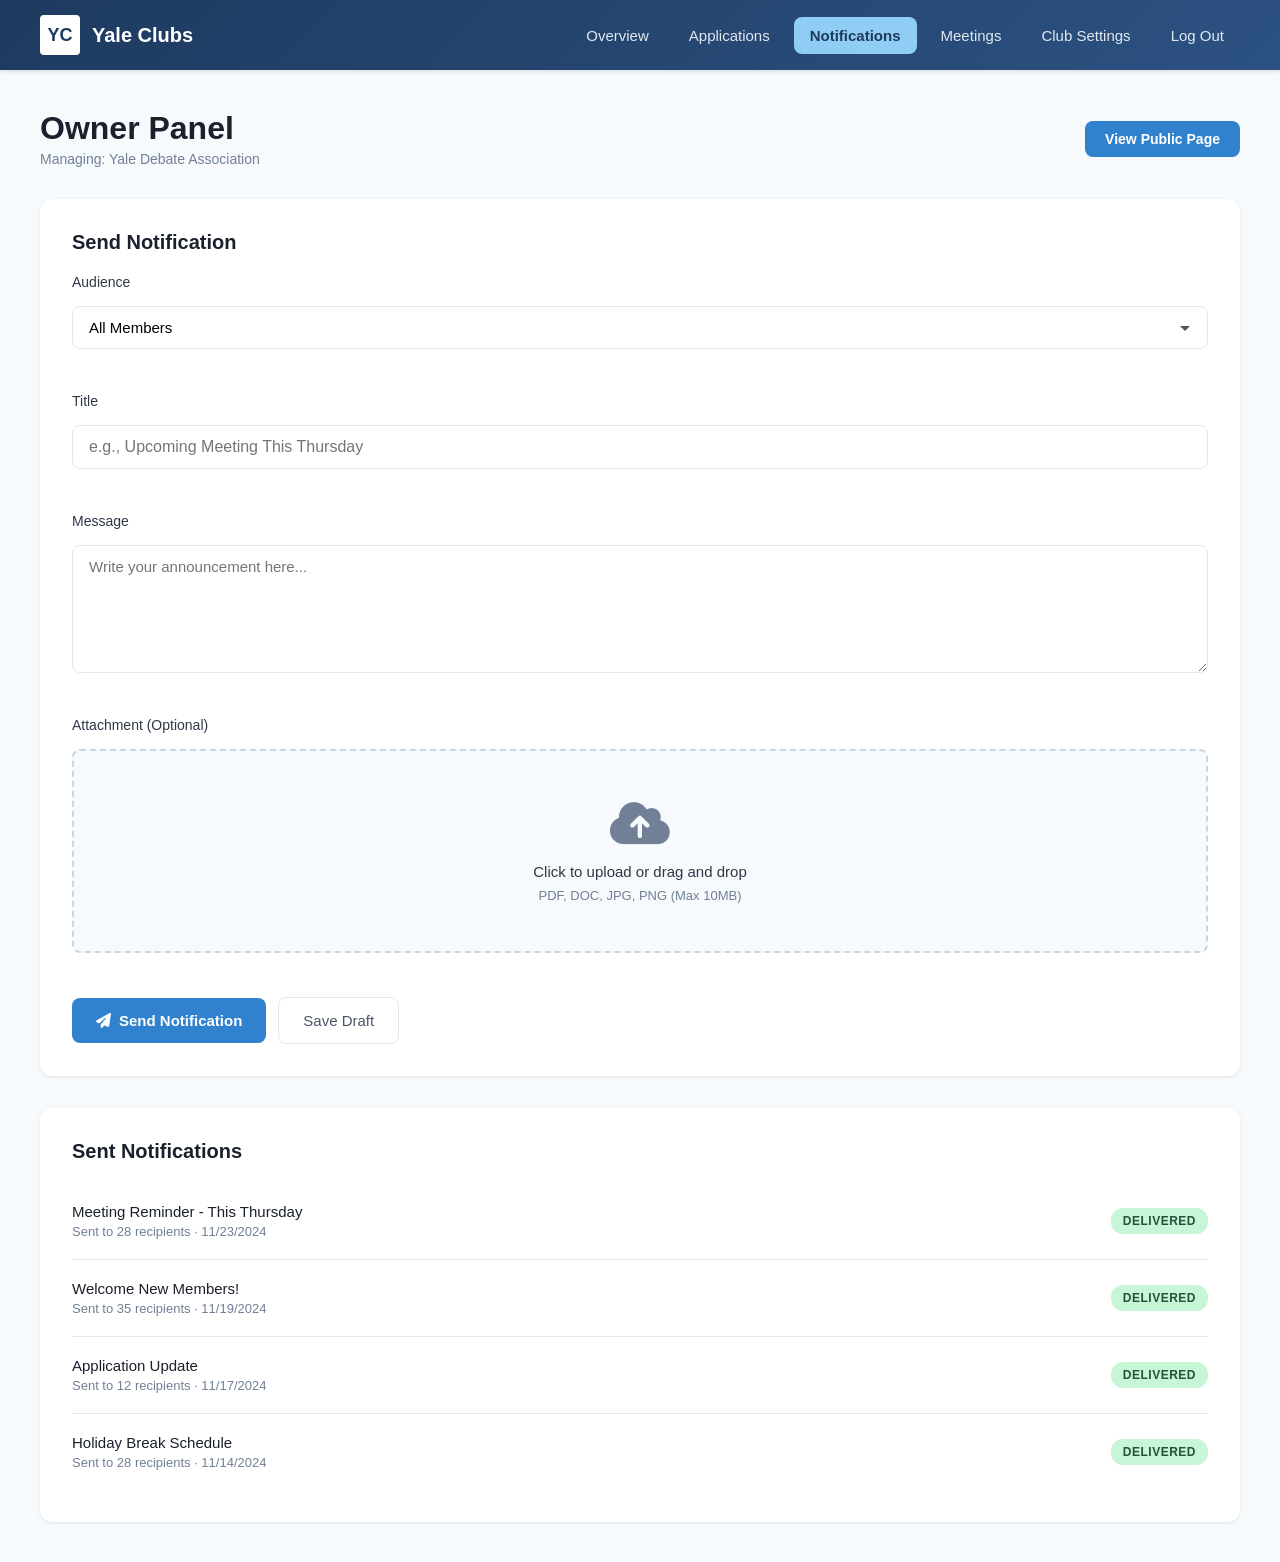
<file: pages/club/club-notifications.html>
<!DOCTYPE html>
<html lang="en">
<head>
    <!-- Meta Tags -->
    <meta charset="UTF-8">
    <meta name="viewport" content="width=device-width, initial-scale=1.0">
    <title>Notifications - Code4Good | Yale Clubs</title>
    
    <!-- Stylesheets -->
    <link rel="stylesheet" href="../../css/styles.css">
    <link rel="stylesheet" href="https://cdnjs.cloudflare.com/ajax/libs/font-awesome/6.4.0/css/all.min.css">
</head>
<body class="dashboard-body">
    <!-- Navigation Bar will be inserted by JavaScript -->
    <div id="navbar-container"></div>

    <!-- Main Content -->
    <main class="dashboard-content">
        <div class="owner-panel">
            <!-- Header Section -->
            <div class="owner-header">
                <div>
                    <h1 class="owner-title">Owner Panel</h1>
                    <p class="owner-subtitle">Managing: Code4Good</p>
                </div>
                <button class="btn-view-public">View Public Page</button>
            </div>

            <!-- Send Notification Section -->
            <div class="notification-form-section">
                <h2 class="section-heading">Send Notification</h2>
                
                <form class="notification-form">
                    <!-- Audience Field -->
                    <div class="form-group">
                        <label for="audience" class="form-label">Audience</label>
                        <select id="audience" name="audience" class="form-select">
                            <option value="all">All Members</option>
                            <option value="applicants">Applicants</option>
                            <option value="accepted">Accepted Members</option>
                            <option value="waitlisted">Waitlisted</option>
                        </select>
                    </div>

                    <!-- Title Field -->
                    <div class="form-group">
                        <label for="title" class="form-label">Title</label>
                        <input type="text" id="title" name="title" class="form-input" placeholder="e.g., Upcoming Meeting This Thursday">
                    </div>

                    <!-- Message Field -->
                    <div class="form-group">
                        <label for="message" class="form-label">Message</label>
                        <textarea id="message" name="message" class="form-textarea" rows="6" placeholder="Write your announcement here..."></textarea>
                    </div>

                    <!-- Attachment Field -->
                    <div class="form-group">
                        <label class="form-label">Attachment (Optional)</label>
                        <div class="upload-area" id="upload-area">
                            <i class="fas fa-cloud-upload-alt upload-icon"></i>
                            <p class="upload-text">Click to upload or drag and drop</p>
                            <p class="upload-hint">PDF, DOC, JPG, PNG (Max 10MB)</p>
                            <input type="file" id="file-input" class="file-input" accept=".pdf,.doc,.docx,.jpg,.jpeg,.png" multiple>
                        </div>
                    </div>

                    <!-- Action Buttons -->
                    <div class="form-actions">
                        <button type="submit" class="btn-send-notification">
                            <i class="fas fa-paper-plane"></i>
                            Send Notification
                        </button>
                        <button type="button" class="btn-save-draft">Save Draft</button>
                    </div>
                </form>
            </div>

            <!-- Sent Notifications Section -->
            <div class="sent-notifications-section">
                <h2 class="section-heading">Sent Notifications</h2>
                <div class="notifications-list">
                    <!-- Sent notifications will be loaded dynamically -->
                </div>
            </div>
        </div>
    </main>

    <script src="club-navbar.js"></script>
    <script src="club-notifications.js"></script>
    <script>
        // File upload handling
        const uploadArea = document.getElementById('upload-area');
        const fileInput = document.getElementById('file-input');

        uploadArea.addEventListener('click', () => fileInput.click());

        uploadArea.addEventListener('dragover', (e) => {
            e.preventDefault();
            uploadArea.classList.add('drag-over');
        });

        uploadArea.addEventListener('dragleave', () => {
            uploadArea.classList.remove('drag-over');
        });

        uploadArea.addEventListener('drop', (e) => {
            e.preventDefault();
            uploadArea.classList.remove('drag-over');
            const files = e.dataTransfer.files;
            if (files.length > 0) {
                fileInput.files = files;
                updateUploadArea();
            }
        });

        fileInput.addEventListener('change', updateUploadArea);

        function updateUploadArea() {
            if (fileInput.files.length > 0) {
                uploadArea.classList.add('has-file');
                const fileName = fileInput.files[0].name;
                uploadArea.querySelector('.upload-text').textContent = fileName;
            }
        }

        // Flash helper function
        (function() {
            let flashIdCounter = 0;
            let flashContainer = null;

            function initFlashContainer() {
                if (!flashContainer) {
                    flashContainer = document.createElement('div');
                    flashContainer.className = 'flash-banner-container';
                    document.body.appendChild(flashContainer);
                }
                return flashContainer;
            }

            window.showFlash = function(message, type = 'success') {
                const container = initFlashContainer();
                const id = flashIdCounter++;
                const flash = document.createElement('div');
                flash.className = `flash-banner flash-${type}`;
                
                const iconMap = {
                    success: 'fa-check-circle',
                    error: 'fa-exclamation-circle',
                    warning: 'fa-exclamation-triangle',
                    info: 'fa-info-circle'
                };
                
                flash.innerHTML = `
                    <i class="fas ${iconMap[type] || iconMap.success} flash-icon"></i>
                    <span class="flash-text">${message}</span>
                    <button class="flash-close" onclick="this.parentElement.remove()" aria-label="Dismiss">
                        <i class="fas fa-times"></i>
                    </button>
                `;
                
                container.appendChild(flash);
                
                // Auto-dismiss after 3.6 seconds
                setTimeout(() => {
                    if (flash.parentElement) {
                        flash.remove();
                    }
                }, 3600);
            };
        })();

        // Form submission
        document.querySelector('.notification-form').addEventListener('submit', function(e) {
            e.preventDefault();
            
            // Get form values
            const messageTextarea = document.getElementById('message');
            const message = messageTextarea ? messageTextarea.value.trim() : '';
            
            // Validate that message has text
            if (!message || message.length === 0) {
                showFlash('Please enter a message before sending the notification.', 'error');
                if (messageTextarea) {
                    messageTextarea.focus();
                }
                return;
            }
            
            showFlash('Notification sent successfully!', 'success');
        });
    </script>
</body>
</html>
</file>
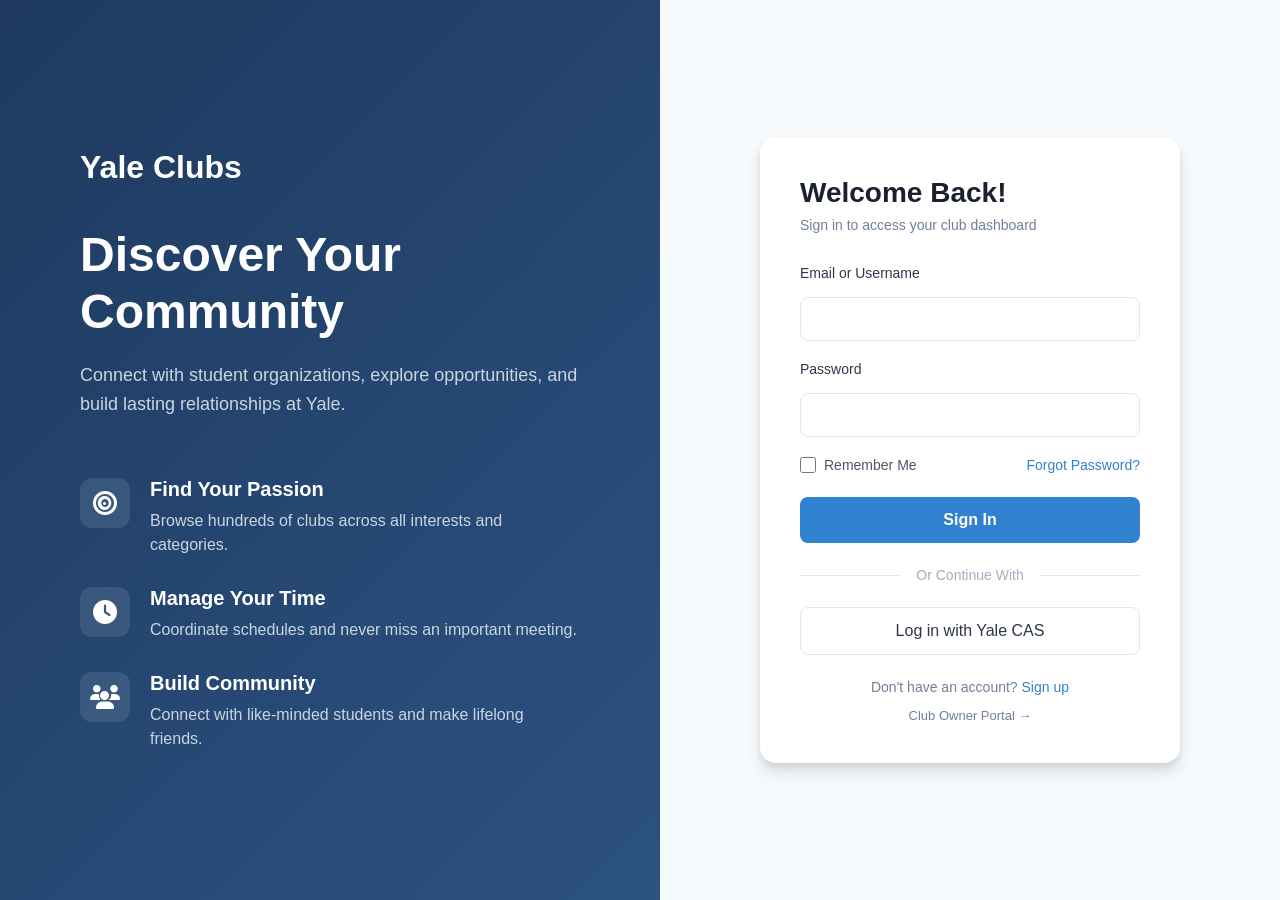
<file: pages/club/club-portal.html>
<!DOCTYPE html>
<html lang="en">
<head>
    <!-- Meta Tags -->
    <meta charset="UTF-8">
    <meta name="viewport" content="width=device-width, initial-scale=1.0">
    <title>Owner Panel - Code4Good | Yale Clubs</title>
    
    <!-- Stylesheets -->
    <link rel="stylesheet" href="../../css/styles.css">
    <link rel="stylesheet" href="https://cdnjs.cloudflare.com/ajax/libs/font-awesome/6.4.0/css/all.min.css">
</head>
<body class="dashboard-body">
    <!-- Navigation Bar will be inserted by JavaScript -->
    <div id="navbar-container"></div>

    <!-- Main Content -->
    <main class="dashboard-content">
        <div class="owner-panel">
            <!-- Header Section -->
            <div class="owner-header">
                <h1 class="owner-title">Owner Panel</h1>
                <button class="btn-view-public">View Public Page</button>
            </div>


            <!-- Overview Content -->
            <div class="owner-overview">
                <!-- Club Banner -->
                <div class="club-banner">
                    <h2 class="club-name-banner">Loading...</h2>
                    <p class="club-category-banner">Loading...</p>
                </div>

                <!-- Quick Actions -->
                <div class="quick-actions-section">
                    <h3 class="section-heading">Quick Actions</h3>
                    <div class="quick-actions-grid">
                        <button class="quick-action-btn">
                            <i class="fas fa-paper-plane"></i>
                            <span>Send Notification</span>
                        </button>
                        <a href="club-applications.html" class="quick-action-btn">
                            <i class="fas fa-file-alt"></i>
                            <span>View Applications</span>
                        </a>
                        <button class="quick-action-btn">
                            <i class="fas fa-calendar"></i>
                            <span>Add Meeting Time</span>
                        </button>
                        <button class="quick-action-btn">
                            <i class="fas fa-pencil-alt"></i>
                            <span>Edit Club Details</span>
                        </button>
                    </div>
                </div>

                <!-- Club Description -->
                <div class="club-description-section">
                    <div class="club-tags">
                        <span class="club-tag active">Academic</span>
                        <span class="club-tag">Debate</span>
                        <span class="club-tag">Competitive</span>
                    </div>
                    <p class="club-description-title">Club Information</p>
                    <p class="club-description-text">Loading club information...</p>
                </div>
            </div>
        </div>
    </main>

    <script src="club-navbar.js"></script>
    <script src="club-portal.js"></script>
</body>
</html>
</file>
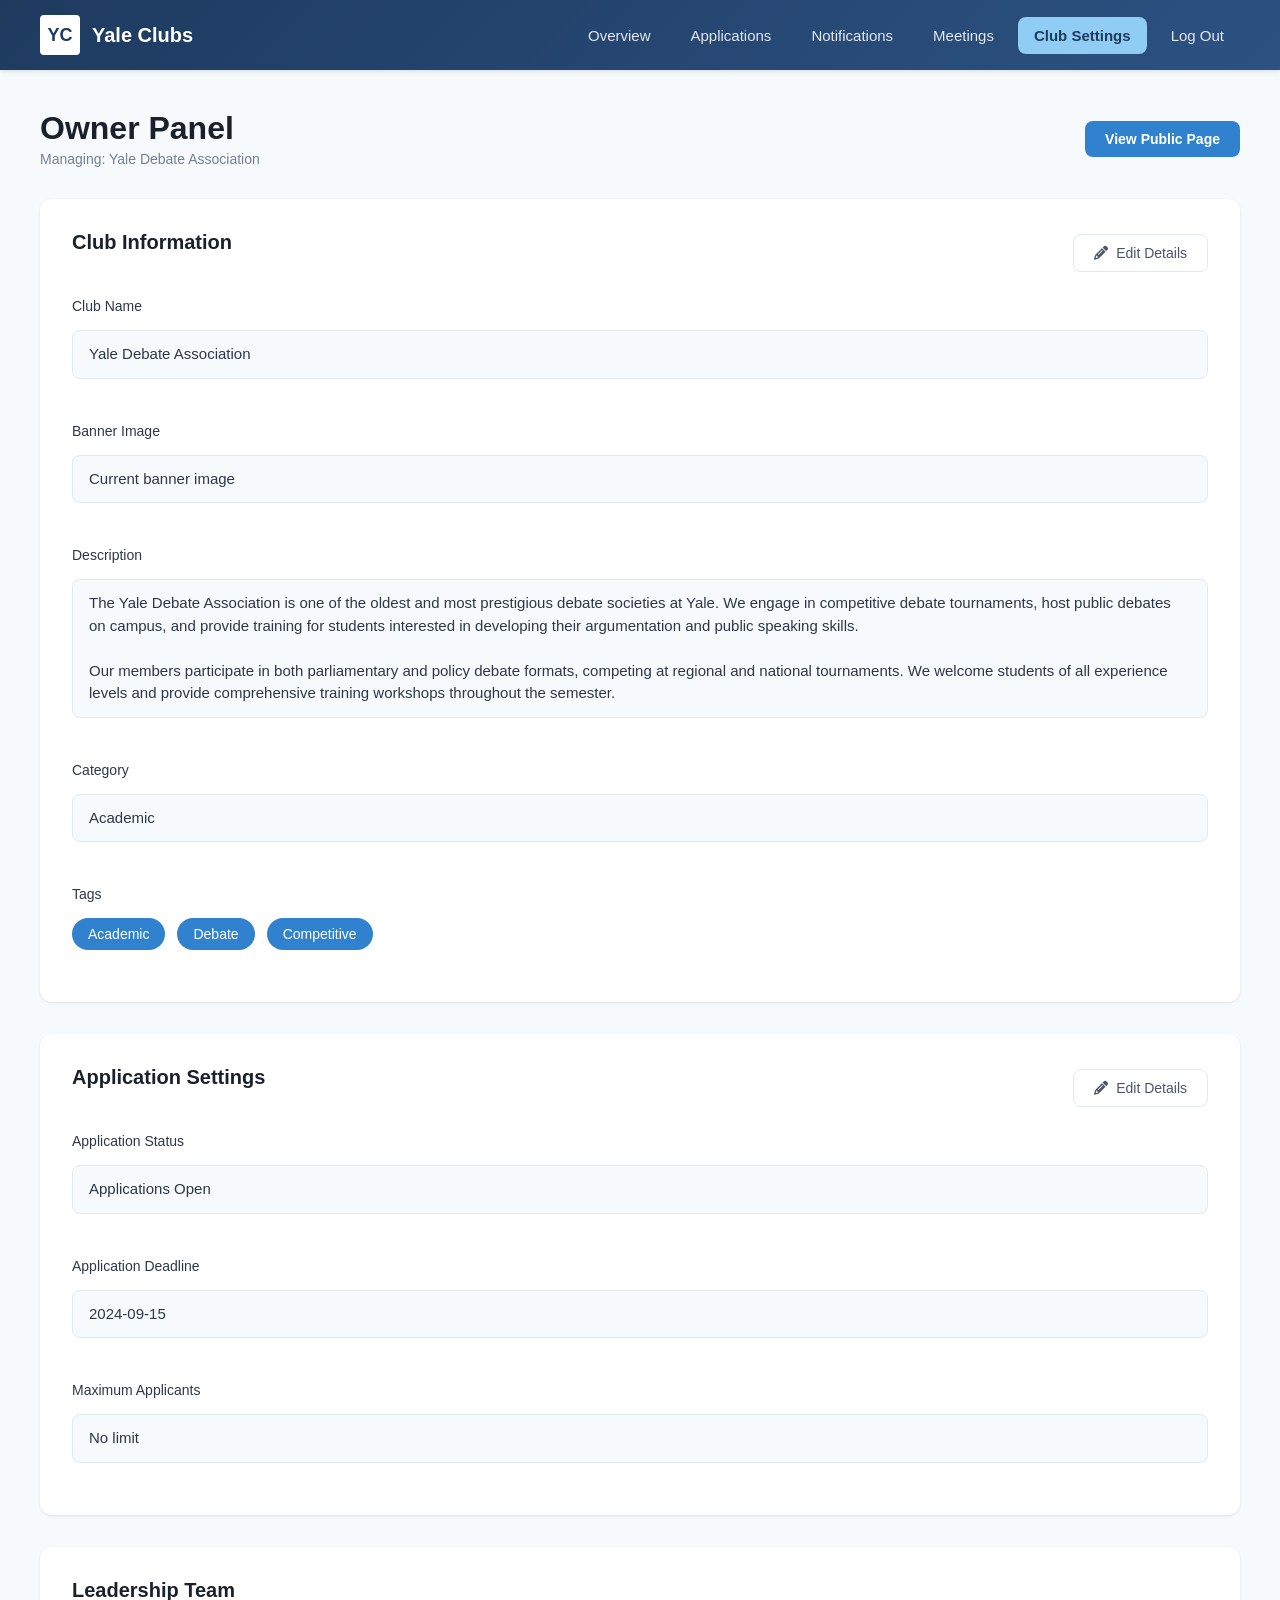
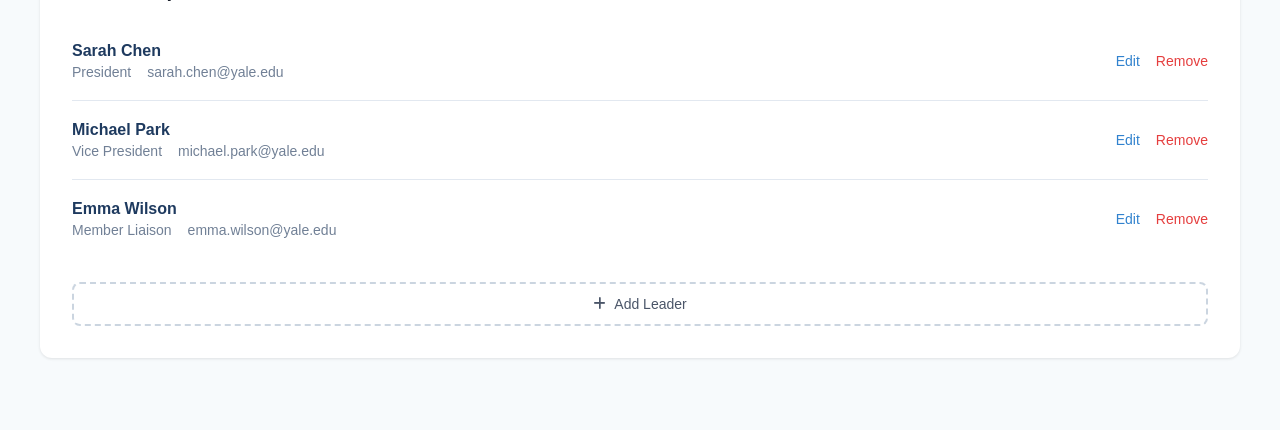
<file: pages/club/club-settings.html>
<!DOCTYPE html>
<html lang="en">
<head>
    <!-- Meta Tags -->
    <meta charset="UTF-8">
    <meta name="viewport" content="width=device-width, initial-scale=1.0">
    <title>Club Settings - Yale Debate Association | Yale Clubs</title>
    
    <!-- Stylesheets -->
    <link rel="stylesheet" href="../../css/styles.css">
    <link rel="stylesheet" href="https://cdnjs.cloudflare.com/ajax/libs/font-awesome/6.4.0/css/all.min.css">
</head>
<body class="dashboard-body">
    <!-- Navigation Bar will be inserted by JavaScript -->
    <div id="navbar-container"></div>

    <!-- Main Content -->
    <main class="dashboard-content">
        <div class="owner-panel">
            <!-- Header Section -->
            <div class="owner-header">
                <div>
                    <h1 class="owner-title">Owner Panel</h1>
                    <p class="owner-subtitle">Managing: Yale Debate Association</p>
                </div>
                <button class="btn-view-public">View Public Page</button>
            </div>

            <!-- Club Information Section -->
            <div class="settings-section">
                <div class="section-header-with-button">
                    <h2 class="section-heading">Club Information</h2>
                    <button class="btn-edit-details" id="edit-details-btn">
                        <i class="fas fa-pencil-alt"></i>
                        Edit Details
                    </button>
                </div>

                <!-- View Mode -->
                <div class="club-info-view-mode">
                    <div class="settings-form">
                        <!-- Club Name -->
                        <div class="form-group">
                            <label class="form-label">Club Name</label>
                            <div class="view-field" id="club-name-view">Yale Debate Association</div>
                        </div>

                        <!-- Banner Image -->
                        <div class="form-group">
                            <label class="form-label">Banner Image</label>
                            <div class="view-field" id="banner-view">Current banner image</div>
                        </div>

                        <!-- Description -->
                        <div class="form-group">
                            <label class="form-label">Description</label>
                            <div class="view-field" id="description-view">Building software solutions for local nonprofits and social impact organizations.</div>
                        </div>

                        <!-- Category -->
                        <div class="form-group">
                            <label class="form-label">Category</label>
                            <div class="view-field" id="category-view">Academic</div>
                        </div>

                        <!-- Tags -->
                        <div class="form-group">
                            <label class="form-label">Tags</label>
                            <div class="tags-container" id="tags-view">
                                <span class="settings-tag active">Academic</span>
                                <span class="settings-tag active">Technology</span>
                                <span class="settings-tag active">Service</span>
                            </div>
                        </div>
                    </div>
                </div>

                <!-- Edit Mode -->
                <div class="club-info-edit-mode" style="display: none;">
                    <div class="settings-form">
                        <!-- Club Name -->
                        <div class="form-group">
                            <label for="club-name-edit" class="form-label">Club Name</label>
                            <input type="text" id="club-name-edit" name="club-name" class="form-input">
                        </div>

                        <!-- Banner Image -->
                        <div class="form-group">
                            <label class="form-label">Banner Image</label>
                            <div class="banner-upload-area" id="banner-upload">
                                <i class="fas fa-cloud-upload-alt upload-icon"></i>
                                <p class="upload-text">Click to upload new banner image</p>
                                <p class="upload-hint">Recommended: 1200x400px, JPG or PNG</p>
                                <input type="file" id="banner-input" class="file-input" accept=".jpg,.jpeg,.png">
                            </div>
                        </div>

                        <!-- Description -->
                        <div class="form-group">
                            <label for="description-edit" class="form-label">Description</label>
                            <textarea id="description-edit" name="description" class="form-textarea" rows="4"></textarea>
                        </div>

                        <!-- Category -->
                        <div class="form-group">
                            <label for="category-edit" class="form-label">Category</label>
                            <select id="category-edit" name="category" class="form-select">
                                <option value="">Select a category</option>
                            </select>
                        </div>

                        <!-- Tags -->
                        <div class="form-group">
                            <label class="form-label">Tags</label>
                            <div class="tags-container" id="tags-edit">
                                <!-- Tags will be populated dynamically -->
                            </div>
                            <div style="margin-top: 12px; display: flex; gap: 8px; align-items: center;">
                                <input type="text" id="new-tag-input" class="form-input" placeholder="Add a new tag" style="flex: 1; min-width: 0;">
                                <button type="button" id="add-tag-btn" class="btn-primary" style="padding: 8px 16px; width: auto; flex-shrink: 0; white-space: nowrap; font-size: 14px;">
                                    <i class="fas fa-plus"></i> Add
                                </button>
                            </div>
                        </div>

                        <!-- Save/Cancel Buttons -->
                        <div style="display: flex; gap: 12px; margin-top: 20px; justify-content: center;">
                            <button class="btn-primary" id="save-club-info-btn" style="padding: 8px 16px; font-size: 14px; width: auto;">Save</button>
                            <button class="btn-secondary" id="cancel-club-info-btn" style="padding: 8px 16px; font-size: 14px; width: auto;">Cancel</button>
                        </div>
                    </div>
                </div>
            </div>

            <!-- Application Settings Section -->
            <div class="settings-section">
                <div class="section-header-with-button">
                    <h2 class="section-heading">Application Settings</h2>
                    <button class="btn-edit-details" id="edit-app-settings-btn">
                        <i class="fas fa-pencil-alt"></i>
                        Edit Details
                    </button>
                </div>

                <!-- View Mode -->
                <div class="app-settings-view-mode">
                    <div class="settings-form">
                        <!-- Application Status -->
                        <div class="form-group">
                            <label class="form-label">Application Status</label>
                            <div class="view-field" id="app-status-view">Applications Open</div>
                        </div>

                        <!-- Application Deadline -->
                        <div class="form-group">
                            <label class="form-label">Application Deadline</label>
                            <div class="view-field" id="app-deadline-view">2025-12-10</div>
                        </div>

                        <!-- Maximum Applicants -->
                        <div class="form-group">
                            <label class="form-label">Maximum Applicants</label>
                            <div class="view-field" id="max-applicants-view">No limit</div>
                        </div>
                    </div>
                </div>

                <!-- Edit Mode -->
                <div class="app-settings-edit-mode" style="display: none;">
                    <div class="settings-form">
                        <!-- Application Status -->
                        <div class="form-group">
                            <div class="toggle-setting">
                                <div class="toggle-setting-info">
                                    <label class="form-label">Application Status</label>
                                    <p class="setting-description">Control whether new applications can be submitted</p>
                                </div>
                                <label class="toggle-switch">
                                    <input type="checkbox" id="app-status-edit">
                                    <span class="toggle-slider"></span>
                                </label>
                            </div>
                        </div>

                        <!-- Application Deadline -->
                        <div class="form-group">
                            <label for="app-deadline-edit" class="form-label">Application Deadline</label>
                            <input type="date" id="app-deadline-edit" name="deadline" class="form-input">
                        </div>

                        <!-- Maximum Applicants -->
                        <div class="form-group">
                            <label for="max-applicants-edit" class="form-label">Maximum Applicants (Optional)</label>
                            <p class="setting-description">Leave blank for no limit</p>
                            <input type="number" id="max-applicants-edit" name="max-applicants" class="form-input" placeholder="" min="1">
                        </div>

                        <!-- Save/Cancel Buttons -->
                        <div style="display: flex; gap: 12px; margin-top: 20px; justify-content: center;">
                            <button class="btn-primary" id="save-app-settings-btn" style="padding: 8px 16px; font-size: 14px; width: auto;">Save</button>
                            <button class="btn-secondary" id="cancel-app-settings-btn" style="padding: 8px 16px; font-size: 14px; width: auto;">Cancel</button>
                        </div>
                    </div>
                </div>
            </div>

            <!-- Leadership Team Section -->
            <div class="settings-section">
                <h2 class="section-heading">Leadership Team</h2>

                <div class="leadership-list">
                    <!-- Leadership team members will be loaded dynamically from clubs.json -->
                </div>

                <button class="btn-add-leader" id="add-leader-btn">
                    <i class="fas fa-plus"></i>
                    Add Leader
                </button>
            </div>
        </div>
    </main>

    <!-- Add Leader Modal -->
    <div id="leaderModal" class="leader-modal" style="display: none;">
        <div class="leader-modal-content">
            <div class="leader-modal-header">
                <h3>Add New Leader</h3>
                <button class="leader-modal-close">&times;</button>
            </div>
            <div class="leader-modal-body">
                <form id="leaderForm">
                    <div class="form-group">
                        <label for="leaderName" class="form-label">Name</label>
                        <input type="text" id="leaderName" name="name" class="form-input" placeholder="e.g., John Doe" required>
                    </div>
                    <div class="form-group">
                        <label for="leaderEmail" class="form-label">Email</label>
                        <input type="email" id="leaderEmail" name="email" class="form-input" placeholder="e.g., john.doe@yale.edu" required>
                    </div>
                    <div class="form-group">
                        <label for="leaderTitle" class="form-label">Position/Title</label>
                        <input type="text" id="leaderTitle" name="title" class="form-input" placeholder="e.g., President, Vice President" required>
                    </div>
                    <div style="margin-top: 20px; display: flex; gap: 10px; justify-content: flex-end;">
                        <button type="button" id="leaderModalCancel" class="btn-secondary" style="padding: 10px 20px;">Cancel</button>
                        <button type="submit" id="leaderModalSave" class="btn-primary" style="padding: 10px 20px;">Save</button>
                    </div>
                </form>
            </div>
        </div>
    </div>

    <!-- Club Details Modal -->
    <div id="club-modal" class="club-modal">
        <div class="club-modal-overlay"></div>
        <div class="club-modal-content">
            <div class="club-modal-header">
                <h2 class="club-modal-title" id="club-modal-title">Club Name</h2>
                <button class="club-modal-close" id="club-modal-close" aria-label="Close modal">
                    <i class="fas fa-times"></i>
                </button>
            </div>
            <div class="club-modal-body" id="club-modal-body">
                <!-- Content will be populated by JavaScript -->
            </div>
        </div>
    </div>

    <style>
        .leader-modal {
            position: fixed;
            top: 0;
            left: 0;
            width: 100%;
            height: 100%;
            background: rgba(0, 0, 0, 0.5);
            display: flex;
            justify-content: center;
            align-items: center;
            z-index: 1000;
        }
        .leader-modal-content {
            background: white;
            border-radius: 8px;
            padding: 0;
            max-width: 500px;
            width: 90%;
            box-shadow: 0 4px 6px rgba(0, 0, 0, 0.1);
        }
        .leader-modal-header {
            display: flex;
            justify-content: space-between;
            align-items: center;
            padding: 20px;
            border-bottom: 1px solid #eee;
        }
        .leader-modal-header h3 {
            margin: 0;
        }
        .leader-modal-close {
            background: none;
            border: none;
            font-size: 24px;
            cursor: pointer;
            color: #666;
        }
        .leader-modal-close:hover {
            color: #000;
        }
        .leader-modal-body {
            padding: 20px;
        }
    </style>

    <script src="club-navbar.js"></script>
    <script src="club-settings.js"></script>
    <script>
        // Banner upload handling
        const bannerUpload = document.getElementById('banner-upload');
        const bannerInput = document.getElementById('banner-input');

        bannerUpload.addEventListener('click', () => bannerInput.click());

        bannerUpload.addEventListener('dragover', (e) => {
            e.preventDefault();
            bannerUpload.classList.add('drag-over');
        });

        bannerUpload.addEventListener('dragleave', () => {
            bannerUpload.classList.remove('drag-over');
        });

        bannerUpload.addEventListener('drop', (e) => {
            e.preventDefault();
            bannerUpload.classList.remove('drag-over');
            const files = e.dataTransfer.files;
            if (files.length > 0) {
                bannerInput.files = files;
                updateBannerUpload();
            }
        });

        bannerInput.addEventListener('change', updateBannerUpload);

        function updateBannerUpload() {
            if (bannerInput.files.length > 0) {
                bannerUpload.classList.add('has-file');
                const fileName = bannerInput.files[0].name;
                bannerUpload.querySelector('.upload-text').textContent = fileName;
            }
        }
    </script>
</body>
</html>
</file>
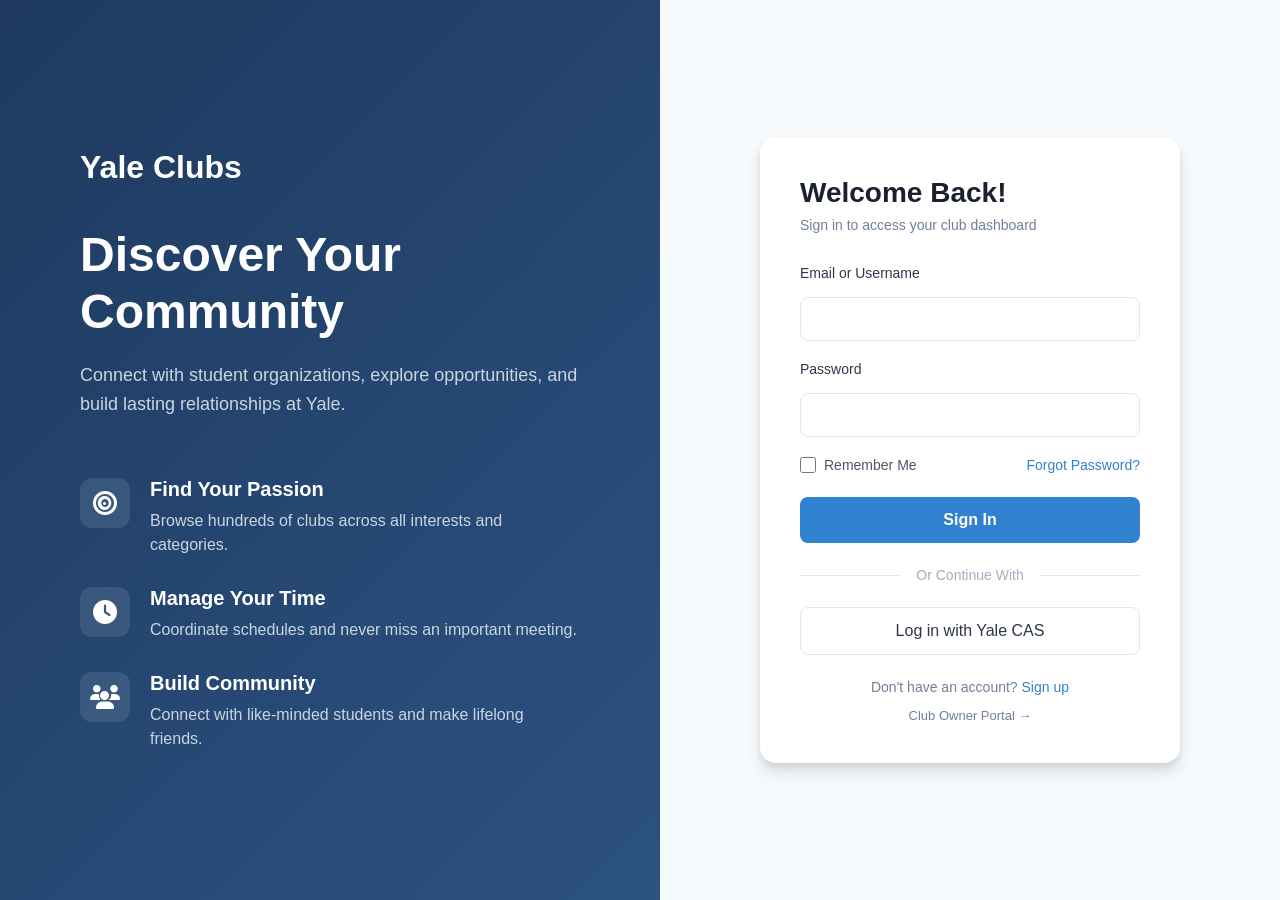
<file: pages/student/applications.html>
<!DOCTYPE html>
<html lang="en">
<head>
    <meta charset="UTF-8">
    <meta name="viewport" content="width=device-width, initial-scale=1.0">
    <title>My Applications - Yale Clubs</title>
    <link rel="stylesheet" href="../../css/styles.css">
    <link rel="stylesheet" href="https://cdnjs.cloudflare.com/ajax/libs/font-awesome/6.4.0/css/all.min.css">
    <style>
        .empty-state {
            text-align: center;
            padding: 60px 20px;
            background: white;
            border-radius: 12px;
            box-shadow: 0 1px 3px rgba(0, 0, 0, 0.1);
        }

        .application-deadline {
            display: flex;
            align-items: center;
            gap: 6px;
        }
    </style>
</head>
<body class="dashboard-body">
    <!-- Navigation Bar will be inserted by JavaScript -->
    <div id="navbar-container"></div>

    <!-- Main Content -->
    <main class="dashboard-content">
        <div class="applications-page">
            <!-- Header Section -->
            <div class="page-header">
                <h1 class="page-title">My Applications</h1>
                <p class="page-subtitle">Track the status of your club applications</p>
            </div>

            <!-- Summary Cards -->
            <div class="summary-cards">
                <div class="summary-card">
                    <div class="summary-icon">
                        <i class="fas fa-file-alt"></i>
                    </div>
                    <div class="summary-content">
                        <div class="summary-label">Total Applications</div>
                        <div class="summary-value">0</div>
                    </div>
                </div>

                <div class="summary-card">
                    <div class="summary-icon">
                        <i class="fas fa-clock"></i>
                    </div>
                    <div class="summary-content">
                        <div class="summary-label">Under Review</div>
                        <div class="summary-value">0</div>
                    </div>
                </div>

                <div class="summary-card">
                    <div class="summary-icon accepted">
                        <i class="fas fa-check"></i>
                    </div>
                    <div class="summary-content">
                        <div class="summary-label">Accepted</div>
                        <div class="summary-value">0</div>
                    </div>
                </div>
            </div>

            <!-- Application Listings -->
            <div class="applications-list">
                <!-- Applications will be populated by JavaScript -->
            </div>
        </div>
    </main>

    <script src="navbar.js"></script>
    <script src="applications.js"></script>
</body>
</html>
</file>
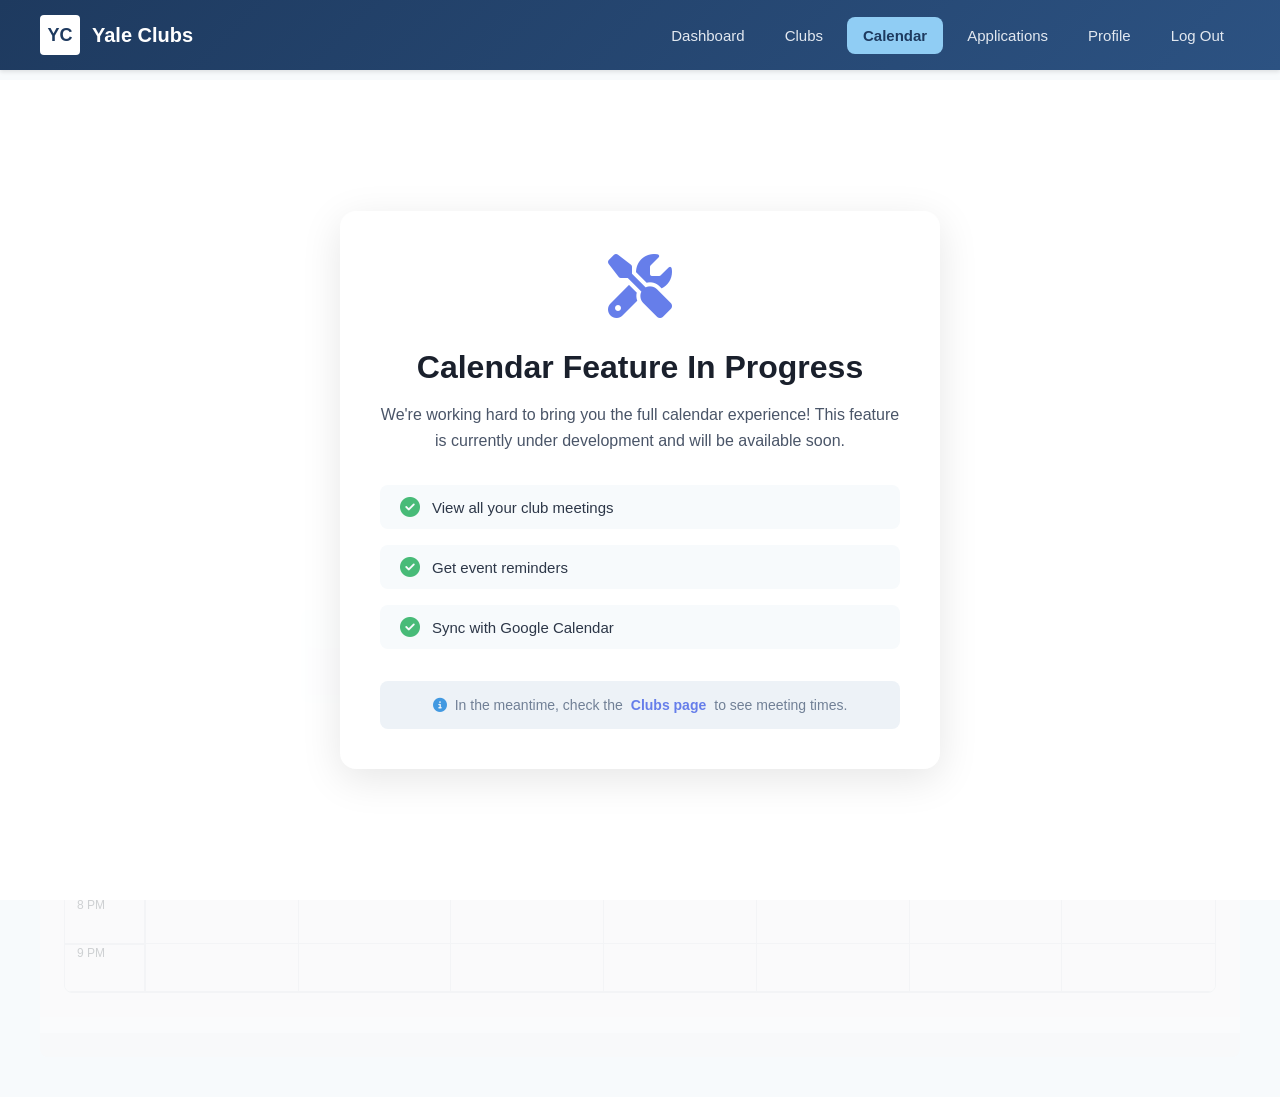
<file: pages/student/calendar.html>
<!DOCTYPE html>
<html lang="en">
<head>
    <meta charset="UTF-8">
    <meta name="viewport" content="width=device-width, initial-scale=1.0">
    <title>My Calendar - Yale Clubs</title>
    <link rel="stylesheet" href="../../css/styles.css">
    <link rel="stylesheet" href="https://cdnjs.cloudflare.com/ajax/libs/font-awesome/6.4.0/css/all.min.css">
    <style>
        .in-progress-overlay {
            position: fixed;
            top: 80px;
            left: 0;
            right: 0;
            bottom: 0;
            background: rgba(255, 255, 255, 0.98);
            display: flex;
            align-items: center;
            justify-content: center;
            z-index: 1000;
            backdrop-filter: blur(5px);
        }
        
        .in-progress-content {
            max-width: 600px;
            text-align: center;
            padding: 40px;
            background: white;
            border-radius: 16px;
            box-shadow: 0 10px 40px rgba(0, 0, 0, 0.1);
        }
        
        .in-progress-icon {
            font-size: 64px;
            color: #667eea;
            margin-bottom: 24px;
            animation: pulse 2s ease-in-out infinite;
        }
        
        @keyframes pulse {
            0%, 100% { transform: scale(1); opacity: 1; }
            50% { transform: scale(1.05); opacity: 0.8; }
        }
        
        .in-progress-title {
            font-size: 32px;
            font-weight: 700;
            color: #1a202c;
            margin-bottom: 16px;
        }
        
        .in-progress-message {
            font-size: 16px;
            color: #4a5568;
            line-height: 1.6;
            margin-bottom: 32px;
        }
        
        .in-progress-features {
            display: flex;
            flex-direction: column;
            gap: 16px;
            margin-bottom: 32px;
            text-align: left;
        }
        
        .in-progress-feature {
            display: flex;
            align-items: center;
            gap: 12px;
            padding: 12px 20px;
            background: #f7fafc;
            border-radius: 8px;
        }
        
        .in-progress-feature i {
            color: #48bb78;
            font-size: 20px;
        }
        
        .in-progress-feature span {
            color: #2d3748;
            font-size: 15px;
            font-weight: 500;
        }
        
        .in-progress-note {
            font-size: 14px;
            color: #718096;
            padding: 16px;
            background: #edf2f7;
            border-radius: 8px;
            display: flex;
            align-items: center;
            justify-content: center;
            gap: 8px;
        }
        
        .in-progress-note i {
            color: #4299e1;
        }
        
        .in-progress-note a {
            color: #667eea;
            text-decoration: none;
            font-weight: 600;
        }
        
        .in-progress-note a:hover {
            text-decoration: underline;
        }
    </style>
</head>
<body class="dashboard-body">
    <!-- Navigation Bar will be inserted by JavaScript -->
    <div id="navbar-container"></div>

    <!-- Main Content -->
    <main class="dashboard-content">
        <div class="calendar-page">
            <!-- In Progress Overlay -->
            <div class="in-progress-overlay">
                <div class="in-progress-content">
                    <div class="in-progress-icon">
                        <i class="fas fa-tools"></i>
                    </div>
                    <h2 class="in-progress-title">Calendar Feature In Progress</h2>
                    <p class="in-progress-message">
                        We're working hard to bring you the full calendar experience! 
                        This feature is currently under development and will be available soon.
                    </p>
                    <div class="in-progress-features">
                        <div class="in-progress-feature">
                            <i class="fas fa-check-circle"></i>
                            <span>View all your club meetings</span>
                        </div>
                        <div class="in-progress-feature">
                            <i class="fas fa-check-circle"></i>
                            <span>Get event reminders</span>
                        </div>
                        <div class="in-progress-feature">
                            <i class="fas fa-check-circle"></i>
                            <span>Sync with Google Calendar</span>
                        </div>
                    </div>
                    <p class="in-progress-note">
                        <i class="fas fa-info-circle"></i>
                        In the meantime, check the <a href="clubs.html">Clubs page</a> to see meeting times.
                    </p>
                </div>
            </div>
            
            <!-- Google Calendar Style Header -->
            <div class="gcal-header" style="opacity: 0.3; pointer-events: none;">
                <div class="gcal-header-left">
                    <h1 class="gcal-title">Calendar</h1>
                    <div class="gcal-date-range" id="week-display">Week of Nov 24</div>
                </div>
                <div class="gcal-header-right">
                    <div class="gcal-view-controls">
                        <button class="gcal-view-btn active">Week</button>
                        <button class="gcal-view-btn">Month</button>
                    </div>
                    <div class="gcal-nav-controls">
                        <button class="gcal-nav-btn" id="prev-week" title="Previous week">
                            <i class="fas fa-chevron-left"></i>
                        </button>
                        <button class="gcal-nav-btn" id="today-btn" title="Today">Today</button>
                        <button class="gcal-nav-btn" id="next-week" title="Next week">
                            <i class="fas fa-chevron-right"></i>
                        </button>
                    </div>
                </div>
            </div>

            <!-- Calendar Events Section -->
            <div class="gcal-availability-section" style="opacity: 0.3; pointer-events: none;">
                <div class="gcal-availability-header">
                    <h2 class="gcal-section-title">Club Meetings</h2>
                    <p class="gcal-section-subtitle">Click on events to view details and manage your schedule.</p>
                </div>

                <!-- Google Calendar Style Grid -->
                <div class="gcal-grid-container">
                    <div class="gcal-grid">
                        <!-- Time slots column -->
                        <div class="gcal-time-column">
                            <div class="gcal-time-spacer"></div>
                            <div class="gcal-time-slot">8 AM</div>
                            <div class="gcal-time-slot">9 AM</div>
                            <div class="gcal-time-slot">10 AM</div>
                            <div class="gcal-time-slot">11 AM</div>
                            <div class="gcal-time-slot">12 PM</div>
                            <div class="gcal-time-slot">1 PM</div>
                            <div class="gcal-time-slot">2 PM</div>
                            <div class="gcal-time-slot">3 PM</div>
                            <div class="gcal-time-slot">4 PM</div>
                            <div class="gcal-time-slot">5 PM</div>
                            <div class="gcal-time-slot">6 PM</div>
                            <div class="gcal-time-slot">7 PM</div>
                            <div class="gcal-time-slot">8 PM</div>
                            <div class="gcal-time-slot">9 PM</div>
                        </div>

                        <!-- Days grid -->
                        <div class="gcal-days-grid">
                            <!-- Day headers -->
                            <div class="gcal-day-header">
                                <div class="gcal-day-name">Mon</div>
                                <div class="gcal-day-date">24</div>
                            </div>
                            <div class="gcal-day-header">
                                <div class="gcal-day-name">Tue</div>
                                <div class="gcal-day-date">25</div>
                            </div>
                            <div class="gcal-day-header">
                                <div class="gcal-day-name">Wed</div>
                                <div class="gcal-day-date">26</div>
                            </div>
                            <div class="gcal-day-header">
                                <div class="gcal-day-name">Thu</div>
                                <div class="gcal-day-date">27</div>
                            </div>
                            <div class="gcal-day-header">
                                <div class="gcal-day-name">Fri</div>
                                <div class="gcal-day-date">28</div>
                            </div>
                            <div class="gcal-day-header">
                                <div class="gcal-day-name">Sat</div>
                                <div class="gcal-day-date">29</div>
                            </div>
                            <div class="gcal-day-header">
                                <div class="gcal-day-name">Sun</div>
                                <div class="gcal-day-date">30</div>
                            </div>

                            <!-- Time slot cells (14 time slots × 7 days = 98 cells) -->
                            <!-- Monday -->
                            <div class="gcal-time-cell" data-day="monday" data-time="8"></div>
                            <div class="gcal-time-cell" data-day="monday" data-time="9"></div>
                            <div class="gcal-time-cell" data-day="monday" data-time="10"></div>
                            <div class="gcal-time-cell" data-day="monday" data-time="11"></div>
                            <div class="gcal-time-cell" data-day="monday" data-time="12"></div>
                            <div class="gcal-time-cell" data-day="monday" data-time="13"></div>
                            <div class="gcal-time-cell" data-day="monday" data-time="14"></div>
                            <div class="gcal-time-cell" data-day="monday" data-time="15"></div>
                            <div class="gcal-time-cell" data-day="monday" data-time="16"></div>
                            <div class="gcal-time-cell" data-day="monday" data-time="17"></div>
                            <div class="gcal-time-cell" data-day="monday" data-time="18"></div>
                            <div class="gcal-time-cell" data-day="monday" data-time="19"></div>
                            <div class="gcal-time-cell" data-day="monday" data-time="20"></div>
                            <div class="gcal-time-cell" data-day="monday" data-time="21"></div>

                            <!-- Tuesday -->
                            <div class="gcal-time-cell" data-day="tuesday" data-time="8"></div>
                            <div class="gcal-time-cell" data-day="tuesday" data-time="9"></div>
                            <div class="gcal-time-cell" data-day="tuesday" data-time="10"></div>
                            <div class="gcal-time-cell" data-day="tuesday" data-time="11"></div>
                            <div class="gcal-time-cell" data-day="tuesday" data-time="12"></div>
                            <div class="gcal-time-cell" data-day="tuesday" data-time="13"></div>
                            <div class="gcal-time-cell" data-day="tuesday" data-time="14"></div>
                            <div class="gcal-time-cell" data-day="tuesday" data-time="15"></div>
                            <div class="gcal-time-cell" data-day="tuesday" data-time="16"></div>
                            <div class="gcal-time-cell" data-day="tuesday" data-time="17"></div>
                            <div class="gcal-time-cell" data-day="tuesday" data-time="18"></div>
                            <div class="gcal-time-cell" data-day="tuesday" data-time="19"></div>
                            <div class="gcal-time-cell" data-day="tuesday" data-time="20"></div>
                            <div class="gcal-time-cell" data-day="tuesday" data-time="21"></div>

                            <!-- Wednesday -->
                            <div class="gcal-time-cell" data-day="wednesday" data-time="8"></div>
                            <div class="gcal-time-cell" data-day="wednesday" data-time="9"></div>
                            <div class="gcal-time-cell" data-day="wednesday" data-time="10"></div>
                            <div class="gcal-time-cell" data-day="wednesday" data-time="11"></div>
                            <div class="gcal-time-cell" data-day="wednesday" data-time="12"></div>
                            <div class="gcal-time-cell" data-day="wednesday" data-time="13"></div>
                            <div class="gcal-time-cell" data-day="wednesday" data-time="14"></div>
                            <div class="gcal-time-cell" data-day="wednesday" data-time="15"></div>
                            <div class="gcal-time-cell" data-day="wednesday" data-time="16"></div>
                            <div class="gcal-time-cell" data-day="wednesday" data-time="17"></div>
                            <div class="gcal-time-cell" data-day="wednesday" data-time="18"></div>
                            <div class="gcal-time-cell" data-day="wednesday" data-time="19"></div>
                            <div class="gcal-time-cell" data-day="wednesday" data-time="20"></div>
                            <div class="gcal-time-cell" data-day="wednesday" data-time="21"></div>

                            <!-- Thursday -->
                            <div class="gcal-time-cell" data-day="thursday" data-time="8"></div>
                            <div class="gcal-time-cell" data-day="thursday" data-time="9"></div>
                            <div class="gcal-time-cell" data-day="thursday" data-time="10"></div>
                            <div class="gcal-time-cell" data-day="thursday" data-time="11"></div>
                            <div class="gcal-time-cell" data-day="thursday" data-time="12"></div>
                            <div class="gcal-time-cell" data-day="thursday" data-time="13"></div>
                            <div class="gcal-time-cell" data-day="thursday" data-time="14"></div>
                            <div class="gcal-time-cell" data-day="thursday" data-time="15"></div>
                            <div class="gcal-time-cell" data-day="thursday" data-time="16"></div>
                            <div class="gcal-time-cell" data-day="thursday" data-time="17"></div>
                            <div class="gcal-time-cell" data-day="thursday" data-time="18"></div>
                            <div class="gcal-time-cell" data-day="thursday" data-time="19"></div>
                            <div class="gcal-time-cell" data-day="thursday" data-time="20"></div>
                            <div class="gcal-time-cell" data-day="thursday" data-time="21"></div>

                            <!-- Friday -->
                            <div class="gcal-time-cell" data-day="friday" data-time="8"></div>
                            <div class="gcal-time-cell" data-day="friday" data-time="9"></div>
                            <div class="gcal-time-cell" data-day="friday" data-time="10"></div>
                            <div class="gcal-time-cell" data-day="friday" data-time="11"></div>
                            <div class="gcal-time-cell" data-day="friday" data-time="12"></div>
                            <div class="gcal-time-cell" data-day="friday" data-time="13"></div>
                            <div class="gcal-time-cell" data-day="friday" data-time="14"></div>
                            <div class="gcal-time-cell" data-day="friday" data-time="15"></div>
                            <div class="gcal-time-cell" data-day="friday" data-time="16"></div>
                            <div class="gcal-time-cell" data-day="friday" data-time="17"></div>
                            <div class="gcal-time-cell" data-day="friday" data-time="18"></div>
                            <div class="gcal-time-cell" data-day="friday" data-time="19"></div>
                            <div class="gcal-time-cell" data-day="friday" data-time="20"></div>
                            <div class="gcal-time-cell" data-day="friday" data-time="21"></div>

                            <!-- Saturday -->
                            <div class="gcal-time-cell" data-day="saturday" data-time="8"></div>
                            <div class="gcal-time-cell" data-day="saturday" data-time="9"></div>
                            <div class="gcal-time-cell" data-day="saturday" data-time="10"></div>
                            <div class="gcal-time-cell" data-day="saturday" data-time="11"></div>
                            <div class="gcal-time-cell" data-day="saturday" data-time="12"></div>
                            <div class="gcal-time-cell" data-day="saturday" data-time="13"></div>
                            <div class="gcal-time-cell" data-day="saturday" data-time="14"></div>
                            <div class="gcal-time-cell" data-day="saturday" data-time="15"></div>
                            <div class="gcal-time-cell" data-day="saturday" data-time="16"></div>
                            <div class="gcal-time-cell" data-day="saturday" data-time="17"></div>
                            <div class="gcal-time-cell" data-day="saturday" data-time="18"></div>
                            <div class="gcal-time-cell" data-day="saturday" data-time="19"></div>
                            <div class="gcal-time-cell" data-day="saturday" data-time="20"></div>
                            <div class="gcal-time-cell" data-day="saturday" data-time="21"></div>

                            <!-- Sunday -->
                            <div class="gcal-time-cell" data-day="sunday" data-time="8"></div>
                            <div class="gcal-time-cell" data-day="sunday" data-time="9"></div>
                            <div class="gcal-time-cell" data-day="sunday" data-time="10"></div>
                            <div class="gcal-time-cell" data-day="sunday" data-time="11"></div>
                            <div class="gcal-time-cell" data-day="sunday" data-time="12"></div>
                            <div class="gcal-time-cell" data-day="sunday" data-time="13"></div>
                            <div class="gcal-time-cell" data-day="sunday" data-time="14"></div>
                            <div class="gcal-time-cell" data-day="sunday" data-time="15"></div>
                            <div class="gcal-time-cell" data-day="sunday" data-time="16"></div>
                            <div class="gcal-time-cell" data-day="sunday" data-time="17"></div>
                            <div class="gcal-time-cell" data-day="sunday" data-time="18"></div>
                            <div class="gcal-time-cell" data-day="sunday" data-time="19"></div>
                            <div class="gcal-time-cell" data-day="sunday" data-time="20"></div>
                            <div class="gcal-time-cell" data-day="sunday" data-time="21"></div>
                        </div>
                    </div>
                </div>

            </div>
        </div>
    </main>

    <script src="navbar.js"></script>
    <script src="calendar.js"></script>
</body>
</html>
</file>
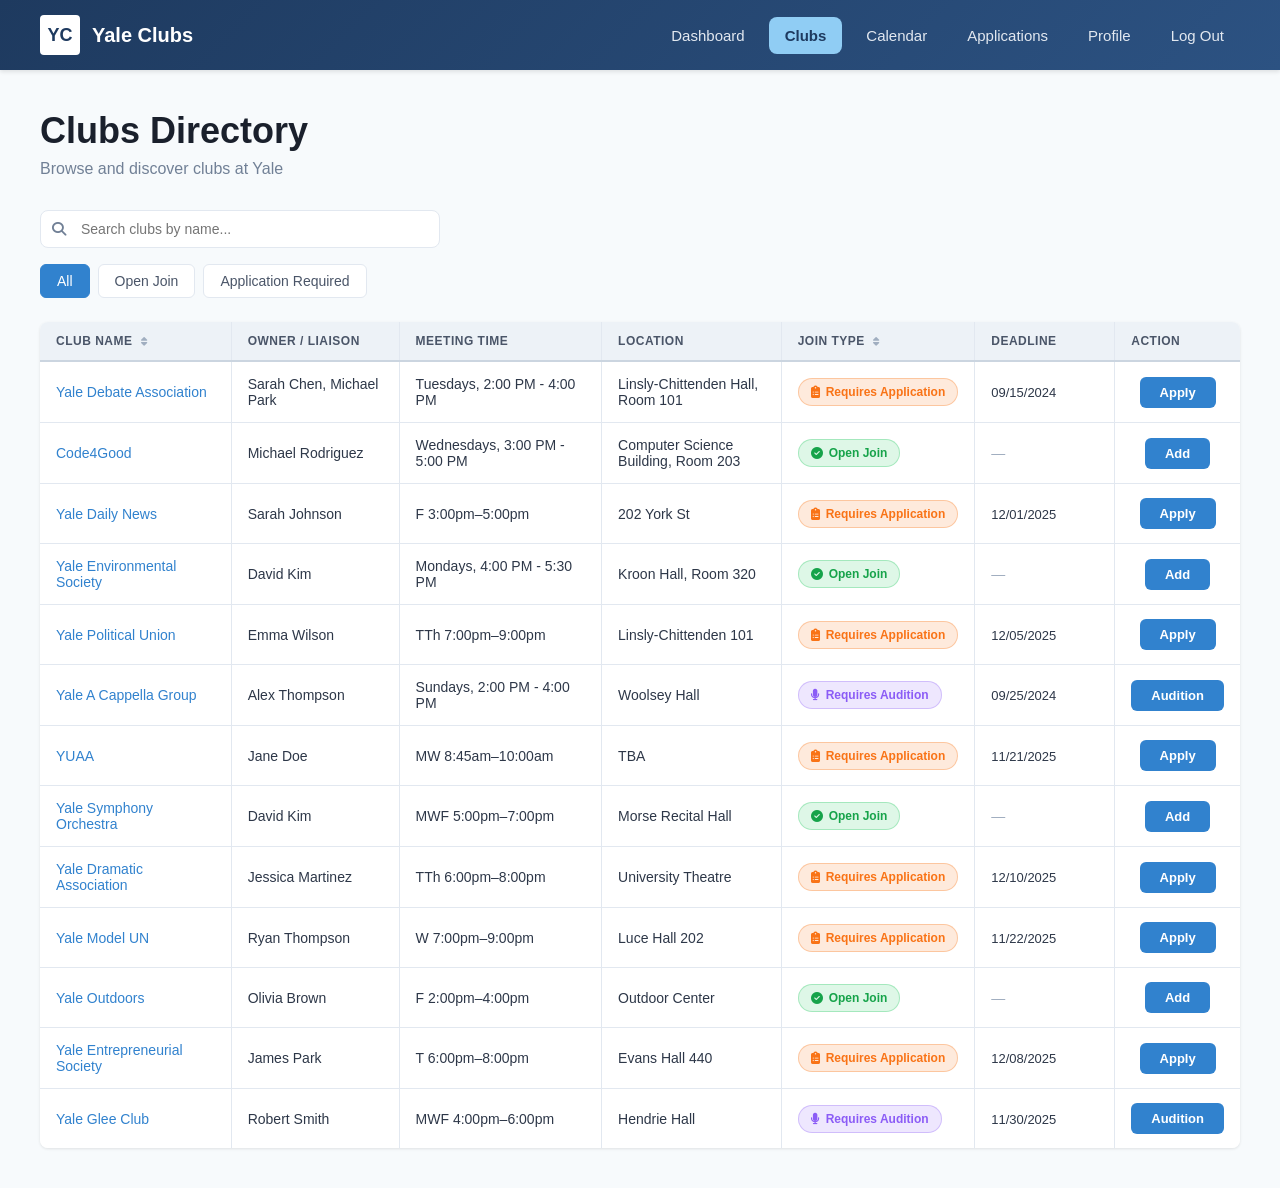
<file: pages/student/clubs.html>
<!DOCTYPE html>
<html lang="en">
<head>
    <!-- Meta Tags -->
    <meta charset="UTF-8">
    <meta name="viewport" content="width=device-width, initial-scale=1.0">
    <title>Clubs - Yale Clubs</title>
    
    <!-- Stylesheets -->
    <link rel="stylesheet" href="../../css/styles.css">
    <link rel="stylesheet" href="https://cdnjs.cloudflare.com/ajax/libs/font-awesome/6.4.0/css/all.min.css">
</head>
<body class="dashboard-body">
    <!-- Navigation Bar will be inserted by JavaScript -->
    <div id="navbar-container"></div>

    <!-- Main Content -->
    <main class="dashboard-content">
        <div class="clubs-page">
            <!-- Header Section -->
            <div class="page-header">
                <h1 class="page-title">Clubs Directory</h1>
                <p class="page-subtitle">Browse and discover clubs at Yale</p>
            </div>

            <!-- Search and Filters -->
            <div class="clubs-controls">
                <!-- Search Bar -->
                <div class="clubs-search-container">
                    <div class="clubs-search-wrapper">
                        <i class="fas fa-search clubs-search-icon"></i>
                        <input 
                            type="text" 
                            id="club-search" 
                            class="clubs-search-input" 
                            placeholder="Search clubs by name..."
                        >
                    </div>
                </div>

                <!-- Filter Tabs -->
                <div class="clubs-filters">
                    <button class="club-filter-btn active" data-filter="all">All</button>
                    <button class="club-filter-btn" data-filter="open">Open Join</button>
                    <button class="club-filter-btn" data-filter="application">Application Required</button>
                </div>
            </div>

            <!-- Clubs Table -->
            <div class="clubs-table-container">
                <table class="clubs-table">
                    <thead>
                        <tr class="clubs-table-header">
                            <th class="col-name">
                                <button class="sortable-header" data-sort="name">
                                    Club Name
                                    <i class="fas fa-sort sort-icon"></i>
                                </button>
                            </th>
                            <th class="col-liaison">Owner / Liaison</th>
                            <th class="col-timeslot">Meeting Time</th>
                            <th class="col-location">Location</th>
                            <th class="col-join-type">
                                <button class="sortable-header" data-sort="joinType">
                                    Join Type
                                    <i class="fas fa-sort sort-icon"></i>
                                </button>
                            </th>
                            <th class="col-deadline">Deadline</th>
                            <th class="col-action">Action</th>
                        </tr>
                    </thead>
                    <tbody id="clubs-table-body">
                        <!-- Clubs will be populated by JavaScript -->
                    </tbody>
                </table>
            </div>
        </div>
    </main>

    <!-- Club Details Modal -->
    <div id="club-modal" class="club-modal">
        <div class="club-modal-overlay"></div>
        <div class="club-modal-content">
            <div class="club-modal-header">
                <h2 class="club-modal-title" id="club-modal-title">Club Name</h2>
                <button class="club-modal-close" id="club-modal-close" aria-label="Close modal">
                    <i class="fas fa-times"></i>
                </button>
            </div>
            <div class="club-modal-body" id="club-modal-body">
                <!-- Content will be populated by JavaScript -->
            </div>
        </div>
    </div>

    <script src="navbar.js"></script>
    <script src="clubs.js"></script>
</body>
</html>
</file>
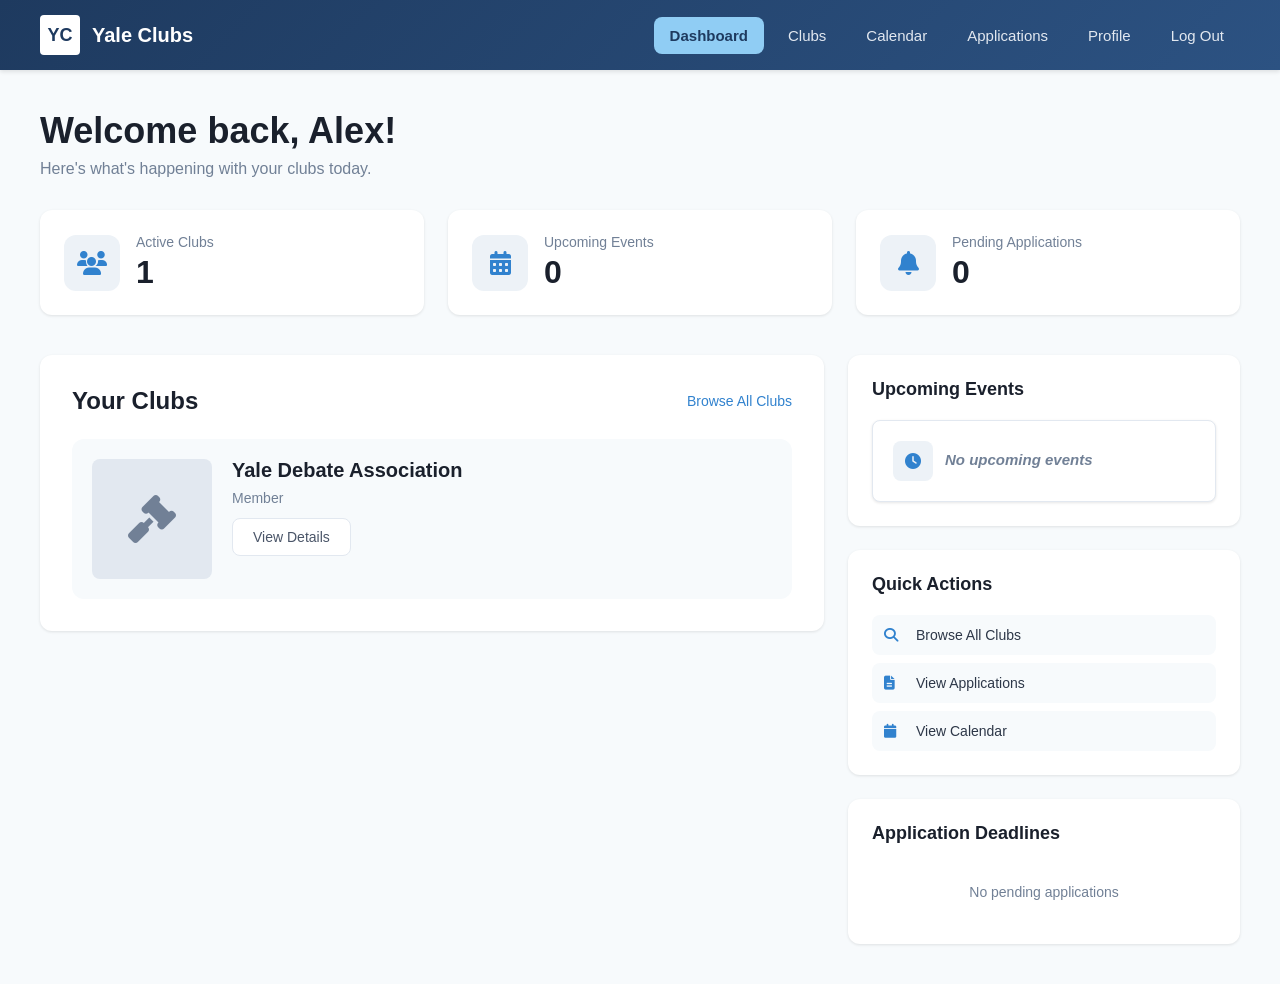
<file: pages/student/dashboard.html>
<!DOCTYPE html>
<html lang="en">
<head>
    <meta charset="UTF-8">
    <meta name="viewport" content="width=device-width, initial-scale=1.0">
    <title>Yale Clubs - Dashboard</title>
    <link rel="stylesheet" href="../../css/styles.css">
    <link rel="stylesheet" href="https://cdnjs.cloudflare.com/ajax/libs/font-awesome/6.4.0/css/all.min.css">
</head>
<body class="dashboard-body">
    <!-- Navigation Bar will be inserted by JavaScript -->
    <div id="navbar-container"></div>

    <!-- Main Content -->
    <main class="dashboard-content">
        <div class="dashboard-page">
            <!-- Header Section -->
            <div class="dashboard-header">
                <h1 class="dashboard-title">Welcome back, Student!</h1>
                <p class="dashboard-subtitle">Here's what's happening with your clubs today.</p>
            </div>

            <!-- Summary Cards -->
            <div class="dashboard-summary-cards">
                <div class="summary-card-dashboard">
                    <div class="summary-icon-dashboard">
                        <i class="fas fa-users"></i>
                    </div>
                    <div class="summary-content-dashboard">
                        <div class="summary-label-dashboard">Active Clubs</div>
                        <div class="summary-value-dashboard">0</div>
                    </div>
                </div>

                <div class="summary-card-dashboard">
                    <div class="summary-icon-dashboard">
                        <i class="fas fa-calendar-alt"></i>
                    </div>
                    <div class="summary-content-dashboard">
                        <div class="summary-label-dashboard">Upcoming Events</div>
                        <div class="summary-value-dashboard">0</div>
                    </div>
                </div>

                <div class="summary-card-dashboard">
                    <div class="summary-icon-dashboard">
                        <i class="fas fa-bell"></i>
                    </div>
                    <div class="summary-content-dashboard">
                        <div class="summary-label-dashboard">Pending Applications</div>
                        <div class="summary-value-dashboard">0</div>
                    </div>
                </div>
            </div>

            <!-- Main Content Grid -->
            <div class="dashboard-grid">
                <!-- Left Column - Your Clubs -->
                <div class="dashboard-main-column">
                    <div class="dashboard-section">
                        <div class="section-header-dashboard">
                            <h2 class="section-title-dashboard">Your Clubs</h2>
                            <a href="clubs.html" class="section-link-dashboard">Browse All Clubs</a>
                        </div>

                        <div class="clubs-list-dashboard">
                            <!-- Clubs will be populated by JavaScript -->
                        </div>
                    </div>
                </div>

                <!-- Right Column - Sidebar -->
                <div class="dashboard-sidebar">
                    <!-- Upcoming Events -->
                    <div class="sidebar-section">
                        <h3 class="sidebar-title">Upcoming Events</h3>
                        <div class="event-item">
                            <div class="event-icon">
                                <i class="fas fa-clock"></i>
                            </div>
                            <div class="event-details">
                                <div class="event-name" style="color: #718096; font-style: italic;">No upcoming events</div>
                            </div>
                        </div>
                    </div>

                    <!-- Quick Actions -->
                    <div class="sidebar-section">
                        <h3 class="sidebar-title">Quick Actions</h3>
                        <div class="quick-actions-list">
                            <a href="clubs.html" class="quick-action-item">
                                <i class="fas fa-search"></i>
                                <span>Browse All Clubs</span>
                            </a>
                            <a href="applications.html" class="quick-action-item">
                                <i class="fas fa-file-alt"></i>
                                <span>View Applications</span>
                            </a>
                            <a href="calendar.html" class="quick-action-item">
                                <i class="fas fa-calendar"></i>
                                <span>View Calendar</span>
                            </a>
                        </div>
                    </div>

                    <!-- Application Deadlines -->
                    <div class="sidebar-section">
                        <h3 class="sidebar-title">Application Deadlines</h3>
                        <div class="deadline-list">
                            <!-- Deadlines will be populated by JavaScript -->
                        </div>
                    </div>
                </div>
            </div>
        </div>
    </main>

    <!-- Club Details Modal -->
    <div id="club-modal" class="club-modal">
        <div class="club-modal-overlay"></div>
        <div class="club-modal-content">
            <div class="club-modal-header">
                <h2 class="club-modal-title" id="club-modal-title">Club Name</h2>
                <button class="club-modal-close" id="club-modal-close" aria-label="Close modal">
                    <i class="fas fa-times"></i>
                </button>
            </div>
            <div class="club-modal-body" id="club-modal-body">
                <!-- Content will be populated by JavaScript -->
            </div>
        </div>
    </div>

    <script src="navbar.js"></script>
    <script src="dashboard.js"></script>
</body>
</html>
</file>
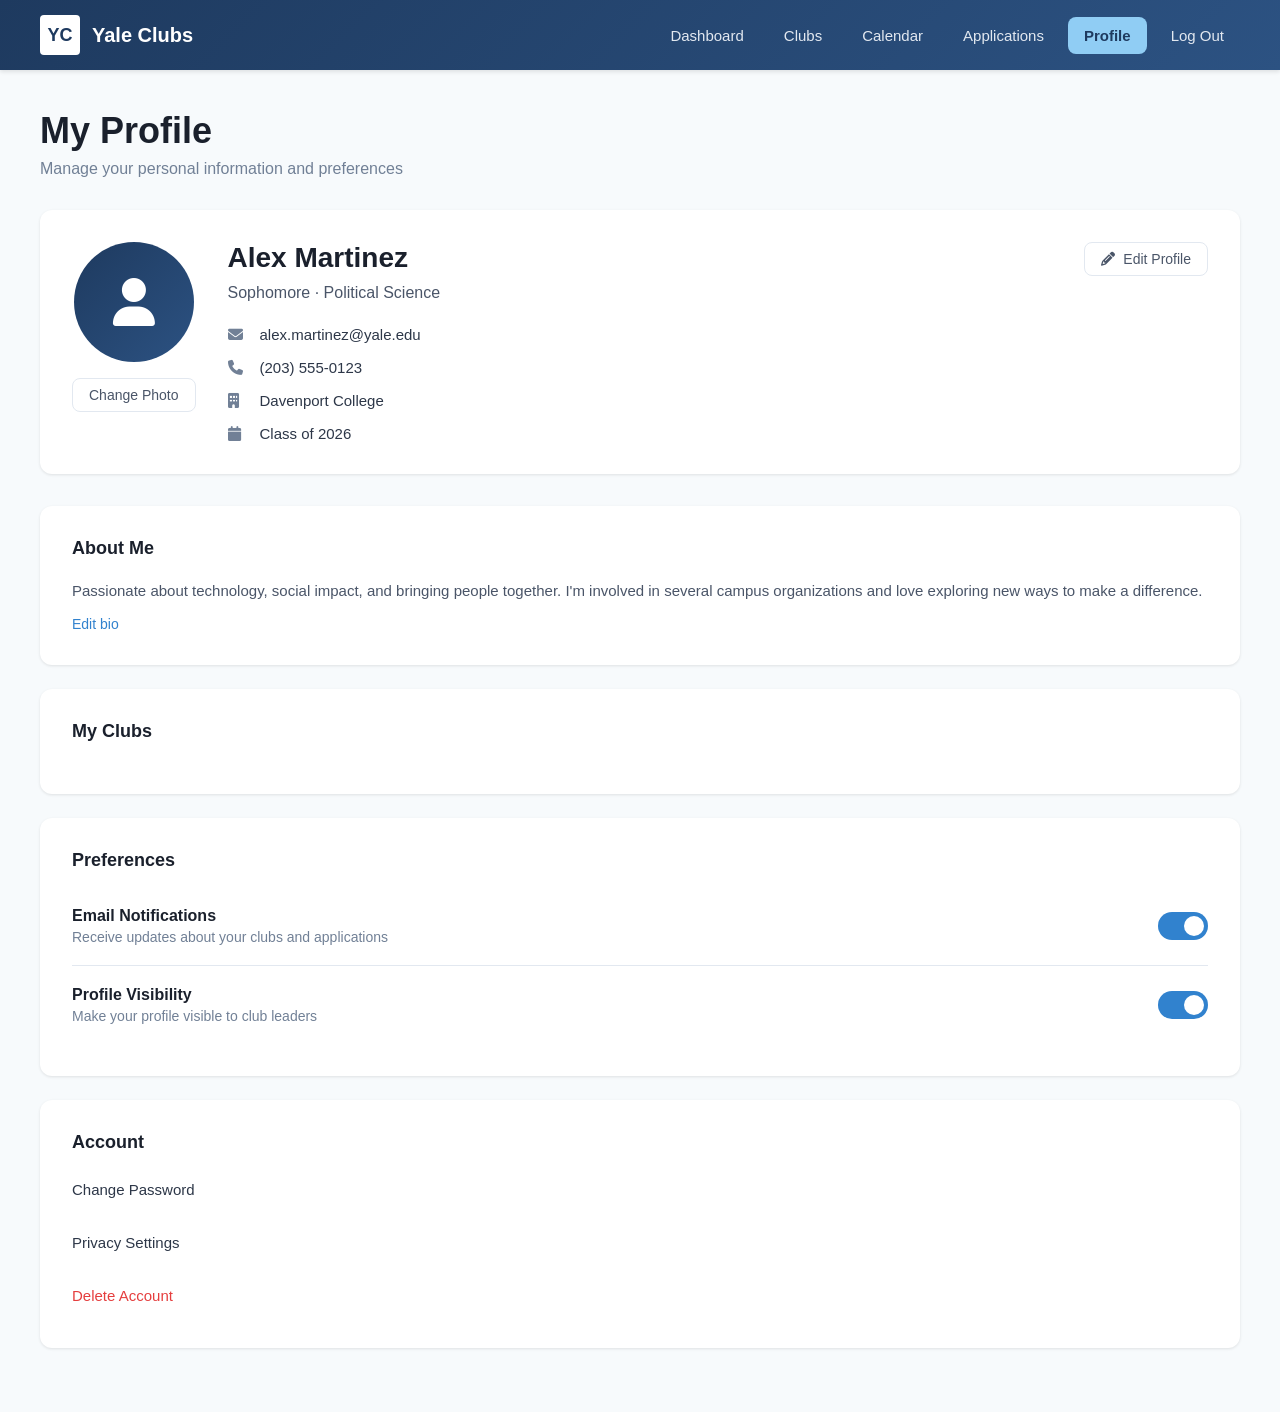
<file: pages/student/profile.html>
<!DOCTYPE html>
<html lang="en">
<head>
    <meta charset="UTF-8">
    <meta name="viewport" content="width=device-width, initial-scale=1.0">
    <title>My Profile - Yale Clubs</title>
    <link rel="stylesheet" href="../../css/styles.css">
    <link rel="stylesheet" href="https://cdnjs.cloudflare.com/ajax/libs/font-awesome/6.4.0/css/all.min.css">
    <style>
        /* Password Change Modal Styles */
        .modal {
            display: none;
            position: fixed;
            top: 0;
            left: 0;
            right: 0;
            bottom: 0;
            z-index: 10000;
            align-items: center;
            justify-content: center;
        }

        .modal.active {
            display: flex;
        }

        .modal-overlay {
            position: absolute;
            top: 0;
            left: 0;
            right: 0;
            bottom: 0;
            background: rgba(0, 0, 0, 0.5);
            backdrop-filter: blur(4px);
        }

        .modal-content {
            position: relative;
            background: white;
            border-radius: 12px;
            width: 90%;
            max-width: 500px;
            max-height: 90vh;
            overflow-y: auto;
            box-shadow: 0 20px 25px -5px rgba(0, 0, 0, 0.1), 0 10px 10px -5px rgba(0, 0, 0, 0.04);
            animation: modalSlideIn 0.3s ease-out;
        }

        @keyframes modalSlideIn {
            from {
                opacity: 0;
                transform: translateY(-20px);
            }
            to {
                opacity: 1;
                transform: translateY(0);
            }
        }

        .modal-header {
            display: flex;
            align-items: center;
            justify-content: space-between;
            padding: 24px 24px 16px 24px;
            border-bottom: 1px solid #e5e7eb;
        }

        .modal-title {
            font-size: 20px;
            font-weight: 600;
            color: #1f2937;
            margin: 0;
        }

        .modal-close {
            background: none;
            border: none;
            font-size: 24px;
            color: #6b7280;
            cursor: pointer;
            padding: 4px;
            display: flex;
            align-items: center;
            justify-content: center;
            border-radius: 4px;
            transition: all 0.2s;
        }

        .modal-close:hover {
            background: #f3f4f6;
            color: #1f2937;
        }

        .modal-body {
            padding: 24px;
        }

        .form-group {
            margin-bottom: 20px;
        }

        .form-group label {
            display: block;
            font-size: 14px;
            font-weight: 500;
            color: #374151;
            margin-bottom: 8px;
        }

        .form-input {
            width: 100%;
            padding: 10px 12px;
            border: 1px solid #d1d5db;
            border-radius: 6px;
            font-size: 14px;
            transition: all 0.2s;
            box-sizing: border-box;
        }

        .form-input:focus {
            outline: none;
            border-color: #667eea;
            box-shadow: 0 0 0 3px rgba(102, 126, 234, 0.1);
        }

        .form-help {
            display: block;
            font-size: 12px;
            color: #6b7280;
            margin-top: 4px;
        }

        .modal-actions {
            display: flex;
            gap: 12px;
            justify-content: flex-end;
            margin-top: 24px;
        }

        .modal-actions .btn-secondary,
        .modal-actions .btn-primary {
            padding: 10px 20px;
            font-size: 14px;
            font-weight: 500;
            border-radius: 6px;
            cursor: pointer;
            transition: all 0.2s;
            border: none;
        }

        .modal-actions .btn-secondary {
            background: #f3f4f6;
            color: #374151;
        }

        .modal-actions .btn-secondary:hover {
            background: #e5e7eb;
        }

        .modal-actions .btn-primary {
            background: #667eea;
            color: white;
        }

        .modal-actions .btn-primary:hover {
            background: #5568d3;
        }

        @media (max-width: 640px) {
            .modal-content {
                width: 95%;
                margin: 20px;
            }

            .modal-header,
            .modal-body {
                padding: 20px;
            }

            .modal-actions {
                flex-direction: column;
            }

            .modal-actions .btn-secondary,
            .modal-actions .btn-primary {
                width: 100%;
            }
        }
    </style>
</head>
<body class="dashboard-body">
    <!-- Navigation Bar will be inserted by JavaScript -->
    <div id="navbar-container"></div>

    <!-- Main Content -->
    <main class="dashboard-content">
        <div class="profile-page">
            <!-- Header Section -->
            <div class="page-header">
                <h1 class="page-title">My Profile</h1>
                <p class="page-subtitle">Manage your personal information and preferences</p>
            </div>

            <!-- Profile Card Section -->
            <div class="profile-card">
                <div class="profile-picture-section">
                    <div class="profile-picture">
                        <i class="fas fa-user"></i>
                    </div>
                    <button class="btn-change-photo">Change Photo</button>
                </div>
                <div class="profile-info-section">
                    <div class="profile-header-actions">
                        <h2 class="profile-name" id="profile-name-display">Alex Student</h2>
                        <button class="btn-edit-profile" id="edit-profile-btn">
                            <i class="fas fa-pencil-alt"></i> Edit Profile
                        </button>
                    </div>
                    <div class="profile-view-mode">
                        <p class="profile-title" id="profile-title-display">Junior · Computer Science</p>
                        <div class="profile-details">
                            <div class="profile-detail-item">
                                <i class="fas fa-envelope"></i>
                                <span id="email-display">alex.student@yale.edu</span>
                            </div>
                            <div class="profile-detail-item" id="phone-item">
                                <i class="fas fa-phone"></i>
                                <span id="phone-display">(203) 555-0123</span>
                            </div>
                            <div class="profile-detail-item" id="college-item">
                                <i class="fas fa-building"></i>
                                <span id="college-display">Davenport College</span>
                            </div>
                            <div class="profile-detail-item" id="class-year-item">
                                <i class="fas fa-calendar"></i>
                                <span id="class-year-display">Class of 2026</span>
                            </div>
                        </div>
                    </div>
                    <div class="profile-edit-mode" style="display: none;">
                        <div class="form-group" style="margin-bottom: 16px;">
                            <label for="edit-first-name" style="display: block; margin-bottom: 8px; font-weight: 500;">First Name</label>
                            <input type="text" id="edit-first-name" class="form-input" style="width: 100%;">
                        </div>
                        <div class="form-group" style="margin-bottom: 16px;">
                            <label for="edit-last-name" style="display: block; margin-bottom: 8px; font-weight: 500;">Last Name</label>
                            <input type="text" id="edit-last-name" class="form-input" style="width: 100%;">
                        </div>
                        <div class="form-group" style="margin-bottom: 16px;">
                            <label for="edit-year" style="display: block; margin-bottom: 8px; font-weight: 500;">Year</label>
                            <select id="edit-year" class="form-select" style="width: 100%;">
                                <option value="Freshman">Freshman</option>
                                <option value="Sophomore">Sophomore</option>
                                <option value="Junior">Junior</option>
                                <option value="Senior">Senior</option>
                            </select>
                        </div>
                        <div class="form-group" style="margin-bottom: 16px;">
                            <label for="edit-major" style="display: block; margin-bottom: 8px; font-weight: 500;">Major</label>
                            <input type="text" id="edit-major" class="form-input" style="width: 100%;">
                        </div>
                        <div class="form-group" style="margin-bottom: 16px;">
                            <label for="edit-phone" style="display: block; margin-bottom: 8px; font-weight: 500;">Phone</label>
                            <input type="text" id="edit-phone" class="form-input" style="width: 100%;">
                        </div>
                        <div class="form-group" style="margin-bottom: 16px;">
                            <label for="edit-college" style="display: block; margin-bottom: 8px; font-weight: 500;">College</label>
                            <input type="text" id="edit-college" class="form-input" style="width: 100%;">
                        </div>
                        <div class="form-group" style="margin-bottom: 16px;">
                            <label for="edit-class-year" style="display: block; margin-bottom: 8px; font-weight: 500;">Class Year</label>
                            <input type="text" id="edit-class-year" class="form-input" style="width: 100%;" placeholder="e.g., 2026">
                        </div>
                        <div style="display: flex; gap: 12px; margin-top: 20px;">
                            <button class="btn-primary" id="save-profile-btn" style="padding: 10px 20px;">Save</button>
                            <button class="btn-secondary" id="cancel-profile-btn" style="padding: 10px 20px;">Cancel</button>
                        </div>
                    </div>
                </div>
            </div>

            <!-- About Me Section -->
            <div class="profile-section">
                <div class="section-header">
                    <h3 class="section-title">About Me</h3>
                </div>
                <div class="section-content-view">
                    <p class="section-content" id="bio-content">Passionate about technology, social impact, and bringing people together. I'm involved in several campus organizations and love exploring new ways to make a difference.</p>
                    <a href="#" class="section-link" id="edit-bio-link">Edit bio</a>
                </div>
                <div class="section-content-edit" style="display: none;">
                    <textarea id="bio-edit" class="form-textarea" rows="4" style="width: 100%; margin-bottom: 12px;"></textarea>
                    <div style="display: flex; gap: 12px;">
                        <button class="btn-primary" id="save-bio-btn" style="padding: 10px 20px;">Save</button>
                        <button class="btn-secondary" id="cancel-bio-btn" style="padding: 10px 20px;">Cancel</button>
                    </div>
                </div>
            </div>

            <!-- My Clubs Section -->
            <div class="profile-section">
                <div class="section-header">
                    <h3 class="section-title">My Clubs</h3>
                </div>
                <div class="clubs-list" id="profile-clubs-list">
                    <!-- Clubs will be populated by JavaScript -->
                </div>
            </div>

            <!-- Preferences Section -->
            <div class="profile-section">
                <h3 class="section-title">Preferences</h3>
                <div class="preference-item">
                    <div class="preference-info">
                        <div class="preference-name">Email Notifications</div>
                        <div class="preference-description">Receive updates about your clubs and applications</div>
                    </div>
                    <label class="toggle-switch">
                        <input type="checkbox" checked>
                        <span class="toggle-slider"></span>
                    </label>
                </div>
                <div class="preference-item">
                    <div class="preference-info">
                        <div class="preference-name">Profile Visibility</div>
                        <div class="preference-description">Make your profile visible to club leaders</div>
                    </div>
                    <label class="toggle-switch">
                        <input type="checkbox" checked>
                        <span class="toggle-slider"></span>
                    </label>
                </div>
            </div>

            <!-- Account Section -->
            <div class="profile-section">
                <h3 class="section-title">Account</h3>
                <div class="account-links">
                    <a href="#" class="account-link">Change Password</a>
                    <a href="#" class="account-link">Privacy Settings</a>
                    <a href="#" class="account-link account-link-danger">Delete Account</a>
                </div>
            </div>

        </div>
    </main>

    <!-- Club Details Modal -->
    <div id="club-modal" class="club-modal">
        <div class="club-modal-overlay"></div>
        <div class="club-modal-content">
            <div class="club-modal-header">
                <h2 class="club-modal-title" id="club-modal-title">Club Name</h2>
                <button class="club-modal-close" id="club-modal-close" aria-label="Close modal">
                    <i class="fas fa-times"></i>
                </button>
            </div>
            <div class="club-modal-body" id="club-modal-body">
                <!-- Content will be populated by JavaScript -->
            </div>
        </div>
    </div>

    <!-- Change Password Modal -->
    <div id="change-password-modal" class="modal">
        <div class="modal-overlay"></div>
        <div class="modal-content">
            <div class="modal-header">
                <h2 class="modal-title">Change Password</h2>
                <button class="modal-close" id="change-password-close" aria-label="Close modal">
                    <i class="fas fa-times"></i>
                </button>
            </div>
            <div class="modal-body">
                <form id="change-password-form">
                    <div class="form-group">
                        <label for="new-password">New Password</label>
                        <input type="password" id="new-password" name="new-password" class="form-input" placeholder="Enter new password" required minlength="8">
                        <small class="form-help">Password must be at least 8 characters</small>
                    </div>
                    <div class="form-group">
                        <label for="confirm-password">Confirm Password</label>
                        <input type="password" id="confirm-password" name="confirm-password" class="form-input" placeholder="Confirm new password" required>
                    </div>
                    <div class="modal-actions">
                        <button type="button" class="btn-secondary" id="cancel-password-btn">Cancel</button>
                        <button type="submit" class="btn-primary">Change Password</button>
                    </div>
                </form>
            </div>
        </div>
    </div>

    <script src="navbar.js"></script>
    <script src="profile.js"></script>
</body>
</html>
</file>
<file: css/styles.css>
* {
    margin: 0;
    padding: 0;
    box-sizing: border-box;
}

body {
    font-family: -apple-system, BlinkMacSystemFont, 'Segoe UI', Roboto, 'Helvetica Neue', Arial, sans-serif;
    height: 100vh;
    overflow: hidden;
}

.container {
    display: flex;
    height: 100vh;
}

/* Left Column Styles */
.left-column {
    flex: 1;
    background: linear-gradient(135deg, #1e3a5f 0%, #2c5282 100%);
    color: white;
    display: flex;
    align-items: center;
    justify-content: center;
    padding: 60px;
}

.content-wrapper {
    max-width: 500px;
}

.logo {
    font-size: 32px;
    font-weight: 700;
    margin-bottom: 40px;
    color: white;
}

.headline {
    font-size: 48px;
    font-weight: 700;
    margin-bottom: 20px;
    line-height: 1.2;
    color: white;
}

.description {
    font-size: 18px;
    line-height: 1.6;
    color: #cbd5e0;
    margin-bottom: 60px;
}

.features {
    display: flex;
    flex-direction: column;
    gap: 30px;
}

.feature {
    display: flex;
    align-items: flex-start;
    gap: 20px;
}

.feature-icon {
    width: 50px;
    height: 50px;
    display: flex;
    align-items: center;
    justify-content: center;
    background: rgba(255, 255, 255, 0.1);
    border-radius: 12px;
    flex-shrink: 0;
}

.feature-icon i {
    font-size: 24px;
    color: white;
}

.feature-content h3 {
    font-size: 20px;
    font-weight: 600;
    margin-bottom: 8px;
    color: white;
}

.feature-content p {
    font-size: 16px;
    line-height: 1.5;
    color: #cbd5e0;
}

/* Right Column Styles */
.right-column {
    flex: 1;
    background: #f7fafc;
    display: flex;
    align-items: center;
    justify-content: center;
    padding: 40px;
}

.login-card {
    background: white;
    border-radius: 16px;
    box-shadow: 0 4px 6px rgba(0, 0, 0, 0.07), 0 10px 15px rgba(0, 0, 0, 0.1);
    padding: 40px;
    width: 100%;
    max-width: 420px;
}

.card-title {
    font-size: 28px;
    font-weight: 700;
    color: #1a202c;
    margin-bottom: 8px;
}

.card-subtitle {
    font-size: 14px;
    color: #718096;
    margin-bottom: 32px;
}

.login-form {
    margin-bottom: 24px;
}

.form-group {
    margin-bottom: 20px;
}

.form-group label {
    display: block;
    font-size: 14px;
    font-weight: 500;
    color: #2d3748;
    margin-bottom: 8px;
}

.form-group input {
    width: 100%;
    padding: 12px 16px;
    font-size: 16px;
    border: 1px solid #e2e8f0;
    border-radius: 8px;
    transition: border-color 0.2s, box-shadow 0.2s;
    background: white;
}

.form-group input:focus {
    outline: none;
    border-color: #3182ce;
    box-shadow: 0 0 0 3px rgba(49, 130, 206, 0.1);
}

.form-options {
    display: flex;
    justify-content: space-between;
    align-items: center;
    margin-bottom: 24px;
}

.checkbox-label {
    display: flex;
    align-items: center;
    gap: 8px;
    font-size: 14px;
    color: #4a5568;
    cursor: pointer;
}

.checkbox-label input[type="checkbox"] {
    width: 16px;
    height: 16px;
    cursor: pointer;
}

.forgot-password {
    font-size: 14px;
    color: #3182ce;
    text-decoration: none;
    font-weight: 500;
    transition: color 0.2s;
}

.forgot-password:hover {
    color: #2c5282;
}

.btn-primary {
    width: 100%;
    padding: 14px;
    font-size: 16px;
    font-weight: 600;
    color: white;
    background: #3182ce;
    border: none;
    border-radius: 8px;
    cursor: pointer;
    transition: background-color 0.2s;
}

.btn-primary:hover {
    background: #2c5282;
}

.btn-primary:active {
    background: #2a4a7a;
}

.divider {
    display: flex;
    align-items: center;
    text-align: center;
    margin: 24px 0;
    color: #a0aec0;
    font-size: 14px;
}

.divider::before,
.divider::after {
    content: '';
    flex: 1;
    border-bottom: 1px solid #e2e8f0;
}

.divider span {
    padding: 0 16px;
}

.btn-cas {
    width: 100%;
    padding: 14px;
    font-size: 16px;
    font-weight: 500;
    color: #2d3748;
    background: white;
    border: 1px solid #e2e8f0;
    border-radius: 8px;
    cursor: pointer;
    transition: border-color 0.2s, background-color 0.2s;
    margin-bottom: 24px;
}

.btn-cas:hover {
    border-color: #cbd5e0;
    background: #f7fafc;
}

.signup-link {
    text-align: center;
    font-size: 14px;
    color: #718096;
}

.signup-link a {
    color: #3182ce;
    text-decoration: none;
    font-weight: 500;
    transition: color 0.2s;
}

.signup-link a:hover {
    color: #2c5282;
}

/* Responsive Design */
@media (max-width: 968px) {
    .container {
        flex-direction: column;
    }
    
    .left-column {
        padding: 40px;
        min-height: 40vh;
    }
    
    .headline {
        font-size: 36px;
    }
    
    .features {
        gap: 20px;
    }
    
    .right-column {
        padding: 20px;
    }
}

@media (max-width: 640px) {
    .left-column {
        padding: 30px 20px;
    }
    
    .logo {
        font-size: 24px;
        margin-bottom: 20px;
    }
    
    .headline {
        font-size: 28px;
        margin-bottom: 12px;
    }
    
    .description {
        font-size: 16px;
        margin-bottom: 40px;
    }
    
    .feature {
        gap: 15px;
    }
    
    .feature-icon {
        width: 40px;
        height: 40px;
    }
    
    .feature-icon i {
        font-size: 20px;
    }
    
    .feature-content h3 {
        font-size: 18px;
    }
    
    .feature-content p {
        font-size: 14px;
    }
    
    .login-card {
        padding: 30px 24px;
    }
    
    .card-title {
        font-size: 24px;
    }
}

/* Dashboard Styles */
.dashboard-body {
    overflow: auto;
    background: #f7fafc;
}

/* Navigation Bar */
.navbar {
    background: linear-gradient(135deg, #1e3a5f 0%, #2c5282 100%);
    padding: 0 40px;
    height: 70px;
    display: flex;
    align-items: center;
    box-shadow: 0 2px 4px rgba(0, 0, 0, 0.1);
    position: sticky;
    top: 0;
    z-index: 1000;
}

.nav-container {
    width: 100%;
    max-width: 1400px;
    margin: 0 auto;
    display: flex;
    justify-content: space-between;
    align-items: center;
}

.nav-brand {
    display: flex;
    align-items: center;
    gap: 12px;
    text-decoration: none;
    color: inherit;
    transition: opacity 0.2s;
}

.nav-brand:hover {
    opacity: 0.9;
}

.logo-icon {
    width: 40px;
    height: 40px;
    background: white;
    color: #1e3a5f;
    display: flex;
    align-items: center;
    justify-content: center;
    font-weight: 700;
    font-size: 18px;
    border-radius: 4px;
}

.logo-text {
    font-size: 20px;
    font-weight: 600;
    color: white;
}

.nav-links {
    display: flex;
    align-items: center;
    gap: 8px;
}

.nav-link {
    padding: 10px 16px;
    color: #e2e8f0;
    text-decoration: none;
    font-size: 15px;
    font-weight: 500;
    border-radius: 8px;
    transition: all 0.2s;
    white-space: nowrap;
}

.nav-link:hover {
    color: white;
    background: rgba(255, 255, 255, 0.1);
}

.nav-link.active {
    color: #1e3a5f;
    background: #90cdf4;
    font-weight: 600;
}

.dashboard-content {
    padding: 40px;
    max-width: 1400px;
    margin: 0 auto;
}

.content-wrapper-dashboard {
    background: white;
    padding: 40px;
    border-radius: 12px;
    box-shadow: 0 1px 3px rgba(0, 0, 0, 0.1);
}

.content-wrapper-dashboard h1 {
    font-size: 32px;
    color: #1a202c;
    margin-bottom: 12px;
}

.content-wrapper-dashboard p {
    font-size: 16px;
    color: #718096;
}

/* Responsive Navigation */
@media (max-width: 968px) {
    .navbar {
        padding: 0 20px;
        height: 60px;
    }
    
    .nav-links {
        gap: 4px;
    }
    
    .nav-link {
        padding: 8px 12px;
        font-size: 14px;
    }
    
    .logo-icon {
        width: 36px;
        height: 36px;
        font-size: 16px;
    }
    
    .logo-text {
        font-size: 18px;
    }
}

@media (max-width: 768px) {
    .navbar {
        padding: 0 16px;
    }
    
    .nav-links {
        gap: 2px;
        overflow-x: auto;
        -webkit-overflow-scrolling: touch;
    }
    
    .nav-link {
        padding: 8px 10px;
        font-size: 13px;
    }
    
    .logo-text {
        display: none;
    }
    
    .dashboard-content {
        padding: 20px;
    }
    
    .content-wrapper-dashboard {
        padding: 24px;
    }
}

/* Applications Page Styles */
.applications-page {
    width: 100%;
}

.page-header {
    margin-bottom: 32px;
    width: 100%;
    text-align: left;
}

.page-title {
    font-size: 36px;
    font-weight: 700;
    color: #1a202c;
    margin-bottom: 8px;
}

.page-subtitle {
    font-size: 16px;
    color: #718096;
}

/* Summary Cards */
.summary-cards {
    display: grid;
    grid-template-columns: repeat(auto-fit, minmax(200px, 1fr));
    gap: 24px;
    margin-bottom: 40px;
}

.summary-card {
    background: white;
    border-radius: 12px;
    padding: 24px;
    box-shadow: 0 1px 3px rgba(0, 0, 0, 0.1);
    display: flex;
    align-items: center;
    gap: 16px;
    transition: transform 0.2s, box-shadow 0.2s;
}

.summary-card:hover {
    transform: translateY(-2px);
    box-shadow: 0 4px 6px rgba(0, 0, 0, 0.1);
}

.summary-icon {
    width: 48px;
    height: 48px;
    background: #edf2f7;
    border-radius: 10px;
    display: flex;
    align-items: center;
    justify-content: center;
    color: #4a5568;
    font-size: 20px;
}

.summary-icon.accepted {
    background: #c6f6d5;
    color: #22543d;
}

.summary-content {
    flex: 1;
}

.summary-label {
    font-size: 14px;
    color: #718096;
    margin-bottom: 4px;
}

.summary-value {
    font-size: 28px;
    font-weight: 700;
    color: #1a202c;
}

/* Application Listings */
.applications-list {
    display: flex;
    flex-direction: column;
    gap: 24px;
}

.application-card {
    background: white;
    border-radius: 12px;
    padding: 24px;
    box-shadow: 0 1px 3px rgba(0, 0, 0, 0.1);
    transition: box-shadow 0.2s;
}

.application-card:hover {
    box-shadow: 0 4px 6px rgba(0, 0, 0, 0.1);
}

.application-header {
    display: flex;
    justify-content: space-between;
    align-items: flex-start;
    margin-bottom: 16px;
    flex-wrap: wrap;
    gap: 16px;
}

.application-title-section {
    display: flex;
    align-items: center;
    gap: 12px;
    flex: 1;
}

.application-status-icon {
    font-size: 20px;
    width: 32px;
    height: 32px;
    display: flex;
    align-items: center;
    justify-content: center;
    border-radius: 6px;
}

.application-status-icon.under-review {
    color: #d69e2e;
    background: #fefcbf;
}

.application-status-icon.accepted {
    color: #22543d;
    background: #c6f6d5;
}

.application-title {
    font-size: 20px;
    font-weight: 600;
    color: #1a202c;
    margin: 0;
}

.application-actions {
    display: flex;
    gap: 12px;
    align-items: center;
}

.btn-secondary {
    padding: 10px 20px;
    font-size: 14px;
    font-weight: 500;
    color: #4a5568;
    background: white;
    border: 1px solid #e2e8f0;
    border-radius: 8px;
    cursor: pointer;
    transition: all 0.2s;
}

.btn-secondary:hover {
    border-color: #cbd5e0;
    background: #f7fafc;
}

.btn-primary-small {
    padding: 10px 20px;
    font-size: 14px;
    font-weight: 600;
    color: white;
    background: #3182ce;
    border: none;
    border-radius: 8px;
    cursor: pointer;
    transition: background-color 0.2s;
}

.btn-primary-small:hover {
    background: #2c5282;
}

.application-info {
    display: flex;
    flex-direction: column;
    gap: 12px;
}

.application-date {
    font-size: 14px;
    color: #718096;
    margin: 0;
}

.application-status {
    display: flex;
    align-items: center;
}

.status-badge {
    display: inline-block;
    padding: 6px 12px;
    font-size: 13px;
    font-weight: 600;
    border-radius: 6px;
    text-transform: uppercase;
    letter-spacing: 0.5px;
}

.status-under-review {
    background: #fefcbf;
    color: #d69e2e;
}

.status-accepted {
    background: #c6f6d5;
    color: #22543d;
}

.application-message {
    font-size: 14px;
    color: #4a5568;
    margin: 0;
    line-height: 1.5;
}

/* Responsive Applications Page */
@media (max-width: 768px) {
    .page-title {
        font-size: 28px;
    }
    
    .summary-cards {
        grid-template-columns: 1fr;
        gap: 16px;
    }
    
    .application-header {
        flex-direction: column;
    }
    
    .application-actions {
        width: 100%;
        flex-direction: column;
    }
    
    .btn-secondary,
    .btn-primary-small {
        width: 100%;
    }
}

/* Profile Page Styles */
.profile-page {
    width: 100%;
    max-width: 1200px;
    margin: 0 auto;
}

/* Profile Card Section */
.profile-card {
    background: white;
    border-radius: 12px;
    padding: 32px;
    box-shadow: 0 1px 3px rgba(0, 0, 0, 0.1);
    margin-bottom: 32px;
    display: flex;
    gap: 32px;
    flex-wrap: wrap;
    width: 100%;
    box-sizing: border-box;
}

.profile-picture-section {
    display: flex;
    flex-direction: column;
    align-items: center;
    gap: 16px;
}

.profile-picture {
    width: 120px;
    height: 120px;
    border-radius: 50%;
    background: linear-gradient(135deg, #1e3a5f 0%, #2c5282 100%);
    display: flex;
    align-items: center;
    justify-content: center;
    color: white;
    font-size: 48px;
}

.btn-change-photo {
    padding: 8px 16px;
    font-size: 14px;
    font-weight: 500;
    color: #4a5568;
    background: white;
    border: 1px solid #e2e8f0;
    border-radius: 8px;
    cursor: pointer;
    transition: all 0.2s;
}

.btn-change-photo:hover {
    border-color: #cbd5e0;
    background: #f7fafc;
}

.profile-info-section {
    flex: 1;
    min-width: 300px;
}

.profile-header-actions {
    display: flex;
    justify-content: space-between;
    align-items: flex-start;
    margin-bottom: 8px;
    flex-wrap: wrap;
    gap: 16px;
}

.profile-name {
    font-size: 28px;
    font-weight: 700;
    color: #1a202c;
    margin: 0;
}

.btn-edit-profile {
    padding: 8px 16px;
    font-size: 14px;
    font-weight: 500;
    color: #4a5568;
    background: white;
    border: 1px solid #e2e8f0;
    border-radius: 8px;
    cursor: pointer;
    transition: all 0.2s;
    display: flex;
    align-items: center;
    gap: 8px;
}

.btn-edit-profile:hover {
    border-color: #cbd5e0;
    background: #f7fafc;
}

.profile-title {
    font-size: 16px;
    color: #4a5568;
    margin: 0 0 24px 0;
}

.profile-details {
    display: flex;
    flex-direction: column;
    gap: 16px;
}

.profile-detail-item {
    display: flex;
    align-items: center;
    gap: 12px;
    font-size: 15px;
    color: #2d3748;
}

.profile-detail-item i {
    width: 20px;
    color: #718096;
}

/* Profile Sections */
.profile-section {
    background: white;
    border-radius: 12px;
    padding: 32px;
    box-shadow: 0 1px 3px rgba(0, 0, 0, 0.1);
    margin-bottom: 24px;
    width: 100%;
    box-sizing: border-box;
}

.section-title {
    font-size: 24px;
    font-weight: 700;
    color: #1e3a5f;
    margin: 0 0 16px 0;
}

.section-content {
    font-size: 15px;
    color: #4a5568;
    line-height: 1.6;
    margin: 0 0 12px 0;
}

.section-link {
    font-size: 14px;
    color: #3182ce;
    text-decoration: none;
    font-weight: 500;
    transition: color 0.2s;
}

.section-link:hover {
    color: #2c5282;
}

.section-header {
    display: flex;
    justify-content: space-between;
    align-items: center;
    margin-bottom: 20px;
    width: 100%;
}

.section-header .section-title {
    margin: 0;
}

/* Skills Tags */
.skills-tags {
    display: flex;
    flex-wrap: wrap;
    gap: 12px;
    margin-bottom: 16px;
    width: 100%;
}

.skill-tag {
    padding: 8px 16px;
    font-size: 14px;
    font-weight: 500;
    color: #1e3a5f;
    background: #edf2f7;
    border-radius: 20px;
    display: inline-block;
}

/* Clubs List */
.clubs-list {
    display: flex;
    flex-direction: column;
    gap: 16px;
    width: 100%;
}

.club-item {
    display: flex;
    align-items: center;
    gap: 16px;
    padding: 16px;
    background: #f7fafc;
    border-radius: 8px;
    transition: background-color 0.2s;
}

.club-item:hover {
    background: #edf2f7;
}

.club-icon {
    width: 48px;
    height: 48px;
    border-radius: 50%;
    background: #edf2f7;
    color: #1e3a5f;
    display: flex;
    align-items: center;
    justify-content: center;
    font-weight: 700;
    font-size: 20px;
    flex-shrink: 0;
}

.club-info {
    flex: 1;
}

.club-name {
    font-size: 16px;
    font-weight: 600;
    color: #1a202c;
    margin: 0 0 4px 0;
}

.club-role {
    font-size: 14px;
    color: #718096;
    margin: 0;
}

.club-view-link {
    font-size: 14px;
    color: #3182ce;
    text-decoration: none;
    font-weight: 500;
    transition: color 0.2s;
}

.club-view-link:hover {
    color: #2c5282;
}

/* Preferences */
.preference-item {
    display: flex;
    justify-content: space-between;
    align-items: center;
    padding: 20px 0;
    border-bottom: 1px solid #e2e8f0;
    width: 100%;
    box-sizing: border-box;
}

.preference-item:last-child {
    border-bottom: none;
}

.preference-info {
    flex: 1;
}

.preference-name {
    font-size: 16px;
    font-weight: 600;
    color: #1a202c;
    margin: 0 0 4px 0;
}

.preference-description {
    font-size: 14px;
    color: #718096;
    margin: 0;
}

/* Toggle Switch */
.toggle-switch {
    position: relative;
    display: inline-block;
    width: 50px;
    height: 28px;
    margin-left: 16px;
}

.toggle-switch input {
    opacity: 0;
    width: 0;
    height: 0;
}

.toggle-slider {
    position: absolute;
    cursor: pointer;
    top: 0;
    left: 0;
    right: 0;
    bottom: 0;
    background-color: #cbd5e0;
    transition: 0.3s;
    border-radius: 28px;
}

.toggle-slider:before {
    position: absolute;
    content: "";
    height: 20px;
    width: 20px;
    left: 4px;
    bottom: 4px;
    background-color: white;
    transition: 0.3s;
    border-radius: 50%;
}

.toggle-switch input:checked + .toggle-slider {
    background-color: #3182ce;
}

.toggle-switch input:checked + .toggle-slider:before {
    transform: translateX(22px);
}

/* Account Links */
.account-links {
    display: flex;
    flex-direction: column;
    gap: 12px;
    width: 100%;
}

.account-link {
    font-size: 15px;
    color: #2d3748;
    text-decoration: none;
    padding: 12px 0;
    transition: color 0.2s;
}

.account-link:hover {
    color: #3182ce;
}

.account-link-danger {
    color: #e53e3e;
}

.account-link-danger:hover {
    color: #c53030;
}

/* Responsive Profile Page */
@media (max-width: 1200px) {
    .profile-page {
        max-width: 100%;
    }
}

@media (max-width: 768px) {
    .profile-page {
        max-width: 100%;
    }
    
    .profile-card {
        flex-direction: column;
        padding: 24px;
    }
    
    .profile-header-actions {
        flex-direction: column;
        align-items: flex-start;
    }
    
    .btn-edit-profile {
        width: 100%;
        justify-content: center;
    }
    
    .profile-section {
        padding: 24px;
    }
    
    .section-header {
        flex-direction: column;
        align-items: flex-start;
        gap: 12px;
    }
    
    .preference-item {
        flex-direction: column;
        align-items: flex-start;
        gap: 12px;
    }
    
    .toggle-switch {
        margin-left: 0;
    }
    
    .calendar-grid {
        min-width: 100%;
    }
}

/* Dashboard Page Styles */
.dashboard-page {
    width: 100%;
}

.dashboard-header {
    margin-bottom: 32px;
}

.dashboard-title {
    font-size: 36px;
    font-weight: 700;
    color: #1a202c;
    margin: 0 0 8px 0;
}

.dashboard-subtitle {
    font-size: 16px;
    color: #718096;
    margin: 0;
}

/* Dashboard Summary Cards */
.dashboard-summary-cards {
    display: grid;
    grid-template-columns: repeat(auto-fit, minmax(200px, 1fr));
    gap: 24px;
    margin-bottom: 40px;
}

.summary-card-dashboard {
    background: white;
    border-radius: 12px;
    padding: 24px;
    box-shadow: 0 1px 3px rgba(0, 0, 0, 0.1);
    display: flex;
    align-items: center;
    gap: 16px;
    transition: transform 0.2s, box-shadow 0.2s;
}

.summary-card-dashboard:hover {
    transform: translateY(-2px);
    box-shadow: 0 4px 6px rgba(0, 0, 0, 0.1);
}

.summary-icon-dashboard {
    width: 56px;
    height: 56px;
    background: #edf2f7;
    border-radius: 12px;
    display: flex;
    align-items: center;
    justify-content: center;
    color: #3182ce;
    font-size: 24px;
    flex-shrink: 0;
}

.summary-content-dashboard {
    flex: 1;
}

.summary-label-dashboard {
    font-size: 14px;
    color: #718096;
    margin-bottom: 4px;
}

.summary-value-dashboard {
    font-size: 32px;
    font-weight: 700;
    color: #1a202c;
}

/* Dashboard Grid Layout */
.dashboard-grid {
    display: grid;
    grid-template-columns: 2fr 1fr;
    gap: 24px;
}

.dashboard-main-column {
    display: flex;
    flex-direction: column;
}

.dashboard-sidebar {
    display: flex;
    flex-direction: column;
    gap: 24px;
}

/* Dashboard Sections */
.dashboard-section {
    background: white;
    border-radius: 12px;
    padding: 32px;
    box-shadow: 0 1px 3px rgba(0, 0, 0, 0.1);
    margin-bottom: 24px;
}

.section-header-dashboard {
    display: flex;
    justify-content: space-between;
    align-items: center;
    margin-bottom: 24px;
}

.section-title-dashboard {
    font-size: 24px;
    font-weight: 700;
    color: #1a202c;
    margin: 0;
}

.section-link-dashboard {
    font-size: 14px;
    color: #3182ce;
    text-decoration: none;
    font-weight: 500;
    transition: color 0.2s;
}

.section-link-dashboard:hover {
    color: #2c5282;
}

/* Clubs List Dashboard */
.clubs-list-dashboard {
    display: flex;
    flex-direction: column;
    gap: 20px;
}

.club-card-dashboard {
    display: flex;
    gap: 20px;
    padding: 20px;
    background: #f7fafc;
    border-radius: 12px;
    transition: background-color 0.2s;
}

.club-card-dashboard:hover {
    background: #edf2f7;
}

.club-image-placeholder {
    width: 120px;
    height: 120px;
    background: #e2e8f0;
    border-radius: 8px;
    display: flex;
    align-items: center;
    justify-content: center;
    color: #718096;
    font-size: 48px;
    flex-shrink: 0;
}

.club-details-dashboard {
    flex: 1;
}

.club-header-dashboard {
    display: flex;
    align-items: center;
    gap: 12px;
    margin-bottom: 8px;
}

.club-name-dashboard {
    font-size: 20px;
    font-weight: 600;
    color: #1a202c;
    margin: 0;
}

.leader-badge {
    padding: 4px 12px;
    font-size: 12px;
    font-weight: 600;
    color: white;
    background: #3182ce;
    border-radius: 12px;
    text-transform: uppercase;
    letter-spacing: 0.5px;
}

.club-meta {
    font-size: 14px;
    color: #718096;
    margin: 0 0 12px 0;
}

.club-next-event {
    display: flex;
    align-items: center;
    gap: 8px;
    font-size: 14px;
    color: #4a5568;
    margin-bottom: 16px;
}

.club-next-event i {
    color: #3182ce;
}

.club-actions-dashboard {
    display: flex;
    gap: 12px;
    flex-wrap: wrap;
}

.btn-view-details {
    padding: 10px 20px;
    font-size: 14px;
    font-weight: 500;
    color: #4a5568;
    background: white;
    border: 1px solid #e2e8f0;
    border-radius: 8px;
    cursor: pointer;
    transition: all 0.2s;
}

.btn-view-details:hover {
    border-color: #cbd5e0;
    background: #f7fafc;
}

.btn-manage-club {
    padding: 10px 20px;
    font-size: 14px;
    font-weight: 600;
    color: white;
    background: #3182ce;
    border: none;
    border-radius: 8px;
    cursor: pointer;
    transition: background-color 0.2s;
}

.btn-manage-club:hover {
    background: #2c5282;
}

/* Sidebar Sections */
.sidebar-section {
    background: white;
    border-radius: 12px;
    padding: 24px;
    box-shadow: 0 1px 3px rgba(0, 0, 0, 0.1);
}

.sidebar-title {
    font-size: 18px;
    font-weight: 700;
    color: #1a202c;
    margin: 0 0 20px 0;
}

/* Event Item */
.event-item {
    display: flex;
    gap: 12px;
    padding: 12px;
    background: #f7fafc;
    border-radius: 8px;
}

.event-icon {
    width: 40px;
    height: 40px;
    background: #edf2f7;
    border-radius: 8px;
    display: flex;
    align-items: center;
    justify-content: center;
    color: #3182ce;
    flex-shrink: 0;
    line-height: 1;
    text-align: center;
}

.event-icon::before {
    display: flex;
    align-items: center;
    justify-content: center;
    line-height: 1;
}

.event-details {
    flex: 1;
}

.event-name {
    font-size: 15px;
    font-weight: 600;
    color: #1a202c;
    margin-bottom: 4px;
}

.event-club {
    font-size: 13px;
    color: #718096;
    margin-bottom: 4px;
}

.event-time {
    font-size: 13px;
    color: #4a5568;
}

/* Quick Actions */
.quick-actions-list {
    display: flex;
    flex-direction: column;
    gap: 8px;
}

.quick-action-item {
    display: flex;
    align-items: center;
    gap: 12px;
    padding: 12px;
    background: #f7fafc;
    border-radius: 8px;
    text-decoration: none;
    color: #2d3748;
    font-size: 14px;
    transition: background-color 0.2s;
}

.quick-action-item:hover {
    background: #edf2f7;
}

.quick-action-item i {
    color: #3182ce;
    width: 20px;
}

/* Application Deadlines */
.deadline-list {
    display: flex;
    flex-direction: column;
    gap: 12px;
}

.deadline-item {
    display: flex;
    justify-content: space-between;
    align-items: center;
    padding: 12px;
    background: #f7fafc;
    border-radius: 8px;
}

.deadline-info {
    flex: 1;
}

.deadline-club {
    font-size: 14px;
    font-weight: 600;
    color: #1a202c;
    margin-bottom: 4px;
}

.deadline-time {
    font-size: 12px;
    color: #718096;
}

.deadline-tag {
    padding: 4px 10px;
    font-size: 11px;
    font-weight: 600;
    border-radius: 12px;
    text-transform: uppercase;
    letter-spacing: 0.5px;
}

.deadline-tag.urgent {
    background: #fed7d7;
    color: #c53030;
}

.deadline-tag.soon {
    background: #feebc8;
    color: #c05621;
}

/* Responsive Dashboard */
@media (max-width: 1024px) {
    .dashboard-grid {
        grid-template-columns: 1fr;
    }
    
    .dashboard-sidebar {
        order: -1;
    }
}

@media (max-width: 768px) {
    .dashboard-title {
        font-size: 28px;
    }
    
    .dashboard-summary-cards {
        grid-template-columns: 1fr;
        gap: 16px;
    }
    
    .dashboard-section {
        padding: 24px;
    }
    
    .club-card-dashboard {
        flex-direction: column;
    }
    
    .club-image-placeholder {
        width: 100%;
        height: 200px;
    }
    
    .club-actions-dashboard {
        flex-direction: column;
    }
    
    .btn-view-details,
    .btn-manage-club {
        width: 100%;
    }
}

/* Calendar Page Styles */
.calendar-page {
    width: 100%;
    max-width: 1200px;
    background: #f8f9fa;
    border-radius: 8px;
    overflow: hidden;
}

.calendar-header {
    margin-bottom: 32px;
}

.calendar-title {
    font-size: 36px;
    font-weight: 700;
    color: #1a202c;
    margin: 0 0 8px 0;
}

.calendar-subtitle {
    font-size: 16px;
    color: #718096;
    margin: 0;
}

/* Info Box */
.info-box {
    background: #edf2f7;
    border-radius: 12px;
    padding: 20px;
    margin-bottom: 32px;
    display: flex;
    gap: 16px;
    align-items: flex-start;
}

.info-icon {
    width: 32px;
    height: 32px;
    background: #3182ce;
    border-radius: 50%;
    display: flex;
    align-items: center;
    justify-content: center;
    color: white;
    font-size: 18px;
    flex-shrink: 0;
}

.info-content {
    flex: 1;
}

.info-title {
    font-size: 18px;
    font-weight: 700;
    color: #1a202c;
    margin: 0 0 8px 0;
}

.info-description {
    font-size: 14px;
    color: #4a5568;
    line-height: 1.6;
    margin: 0;
}

/* Availability Section */
.availability-section {
    background: white;
    border-radius: 12px;
    padding: 32px;
    box-shadow: 0 1px 3px rgba(0, 0, 0, 0.1);
    margin-bottom: 32px;
    width: 100%;
    box-sizing: border-box;
}

/* Availability section inside profile section */
.profile-section .availability-section {
    background: transparent;
    padding: 0;
    box-shadow: none;
    margin-bottom: 0;
    margin-top: 16px;
}

.availability-header {
    display: flex;
    justify-content: space-between;
    align-items: flex-start;
    margin-bottom: 24px;
    flex-wrap: wrap;
    gap: 16px;
    width: 100%;
}

.availability-title {
    font-size: 24px;
    font-weight: 700;
    color: #1a202c;
    margin: 0 0 8px 0;
}

.availability-subtitle {
    font-size: 14px;
    color: #718096;
    margin: 0;
}

/* Week Navigation */
.week-navigation {
    display: flex;
    align-items: center;
    gap: 12px;
}

.week-nav-btn {
    width: 36px;
    height: 36px;
    border: 1px solid #e2e8f0;
    background: white;
    border-radius: 8px;
    cursor: pointer;
    display: flex;
    align-items: center;
    justify-content: center;
    color: #4a5568;
    transition: all 0.2s;
}

.week-nav-btn:hover {
    border-color: #cbd5e0;
    background: #f7fafc;
    color: #2d3748;
}

.week-display {
    font-size: 15px;
    color: #2d3748;
    font-weight: 500;
    min-width: 120px;
    text-align: center;
}

/* Calendar Grid */
.calendar-grid-container {
    overflow-x: auto;
    margin-bottom: 24px;
    width: 100%;
}

.calendar-grid {
    display: grid;
    grid-template-columns: 80px 1fr;
    min-width: 800px;
    width: 100%;
    border: 1px solid #e2e8f0;
    border-radius: 8px;
    overflow: hidden;
    box-sizing: border-box;
}

.time-column {
    display: grid;
    grid-template-rows: repeat(14, 60px);
    background: #f7fafc;
    border-right: 1px solid #e2e8f0;
}

.time-slot {
    display: flex;
    align-items: center;
    padding: 0 12px;
    font-size: 13px;
    color: #4a5568;
    border-bottom: 1px solid #e2e8f0;
}

.days-grid {
    display: grid;
    grid-template-columns: repeat(7, 1fr);
    grid-template-rows: 40px repeat(14, 60px);
}

.day-header {
    display: flex;
    align-items: center;
    justify-content: center;
    font-size: 14px;
    font-weight: 600;
    color: #2d3748;
    background: #f7fafc;
    border-bottom: 1px solid #e2e8f0;
    border-right: 1px solid #e2e8f0;
}

.day-header:last-child {
    border-right: none;
}

.time-cell {
    border-right: 1px solid #e2e8f0;
    border-bottom: 1px solid #e2e8f0;
    background: white;
    cursor: pointer;
    transition: background-color 0.2s;
    position: relative;
}

.time-cell:hover {
    background: #f7fafc;
}

.time-cell.available {
    background: #3182ce;
}

.time-cell.available:hover {
    background: #2c5282;
}

.time-cell.unavailable {
    background: #e2e8f0;
}

.time-cell.unavailable:hover {
    background: #cbd5e0;
}

.days-grid > .time-cell:nth-child(7n) {
    border-right: none;
}

/* Calendar Legend */
.calendar-legend {
    display: flex;
    gap: 24px;
    justify-content: center;
    padding-top: 16px;
    border-top: 1px solid #e2e8f0;
}

.legend-item {
    display: flex;
    align-items: center;
    gap: 8px;
    font-size: 14px;
    color: #4a5568;
}

.legend-box {
    width: 20px;
    height: 20px;
    border-radius: 4px;
    border: 1px solid #e2e8f0;
}

.legend-box.available {
    background: #3182ce;
    border-color: #3182ce;
}

.legend-box.unavailable {
    background: white;
}

/* Calendar Bottom Sections */
.calendar-bottom-sections {
    display: grid;
    grid-template-columns: 1fr 1fr;
    gap: 24px;
    margin-top: 24px;
}

.tips-section,
.privacy-section {
    background: white;
    border-radius: 12px;
    padding: 24px;
    box-shadow: 0 1px 3px rgba(0, 0, 0, 0.1);
    display: flex;
    gap: 16px;
    align-items: flex-start;
}

.section-icon {
    width: 40px;
    height: 40px;
    background: #edf2f7;
    border-radius: 8px;
    display: flex;
    align-items: center;
    justify-content: center;
    color: #3182ce;
    font-size: 20px;
    flex-shrink: 0;
}

.section-content {
    flex: 1;
}

.section-title {
    font-size: 18px;
    font-weight: 700;
    color: #1a202c;
    margin: 0 0 16px 0;
}

/* Tips List */
.tips-list {
    list-style: none;
    padding: 0;
    margin: 0;
    display: flex;
    flex-direction: column;
    gap: 12px;
}

.tips-list li {
    font-size: 14px;
    color: #4a5568;
    line-height: 1.6;
    padding-left: 20px;
    position: relative;
}

.tips-list li::before {
    content: '•';
    position: absolute;
    left: 0;
    color: #3182ce;
    font-weight: bold;
    font-size: 18px;
}

/* Privacy Options */
.privacy-options {
    display: flex;
    flex-direction: column;
    gap: 16px;
}

.privacy-option {
    display: flex;
    gap: 12px;
    align-items: flex-start;
    cursor: pointer;
}

.privacy-option input[type="checkbox"] {
    display: none;
}

.checkmark {
    width: 20px;
    height: 20px;
    border: 2px solid #cbd5e0;
    border-radius: 4px;
    background: white;
    flex-shrink: 0;
    margin-top: 2px;
    position: relative;
    transition: all 0.2s;
}

.privacy-option input[type="checkbox"]:checked + .checkmark {
    background: #3182ce;
    border-color: #3182ce;
}

.privacy-option input[type="checkbox"]:checked + .checkmark::after {
    content: '';
    position: absolute;
    left: 6px;
    top: 2px;
    width: 5px;
    height: 10px;
    border: solid white;
    border-width: 0 2px 2px 0;
    transform: rotate(45deg);
}

.privacy-option-content {
    flex: 1;
}

.privacy-option-title {
    font-size: 15px;
    font-weight: 600;
    color: #1a202c;
    margin-bottom: 4px;
}

.privacy-option-description {
    font-size: 13px;
    color: #718096;
    line-height: 1.5;
}

/* Responsive Calendar */
@media (max-width: 1024px) {
    .calendar-bottom-sections {
        grid-template-columns: 1fr;
    }
}

@media (max-width: 768px) {
    .calendar-title {
        font-size: 28px;
    }
    
    .availability-header {
        flex-direction: column;
    }
    
    .week-navigation {
        width: 100%;
        justify-content: center;
    }
    
    .calendar-grid {
        min-width: 600px;
    }
    
    .time-column {
        grid-template-rows: repeat(14, 50px);
    }
    
    .days-grid {
        grid-template-rows: 35px repeat(14, 50px);
    }
    
    .time-slot {
        font-size: 12px;
        padding: 0 8px;
    }
    
    .day-header {
        font-size: 12px;
    }
    
    .tips-section,
    .privacy-section {
        flex-direction: column;
    }
}

/* Owner Panel Styles */
.owner-panel {
    width: 100%;
}

.owner-header {
    display: flex;
    justify-content: space-between;
    align-items: center;
    margin-bottom: 32px;
    flex-wrap: wrap;
    gap: 16px;
}

.owner-title {
    font-size: 32px;
    font-weight: 700;
    color: #1a202c;
    margin: 0;
}

.btn-view-public {
    padding: 10px 20px;
    font-size: 14px;
    font-weight: 600;
    color: white;
    background: #3182ce;
    border: none;
    border-radius: 8px;
    cursor: pointer;
    transition: background-color 0.2s;
}

.btn-view-public:hover {
    background: #2c5282;
}

/* Owner Tabs */
.owner-tabs {
    display: flex;
    gap: 8px;
    border-bottom: 2px solid #e2e8f0;
    margin-bottom: 32px;
    overflow-x: auto;
}

.owner-tab {
    padding: 12px 20px;
    font-size: 15px;
    font-weight: 500;
    color: #718096;
    text-decoration: none;
    border-bottom: 3px solid transparent;
    margin-bottom: -2px;
    transition: color 0.2s;
    white-space: nowrap;
}

.owner-tab:hover {
    color: #3182ce;
}

.owner-tab.active {
    color: #3182ce;
    border-bottom-color: #3182ce;
}

/* Metrics Grid */
.metrics-grid {
    display: grid;
    grid-template-columns: repeat(auto-fit, minmax(180px, 1fr));
    gap: 20px;
    margin-bottom: 40px;
}

.metric-card {
    background: white;
    border-radius: 12px;
    padding: 24px;
    box-shadow: 0 1px 3px rgba(0, 0, 0, 0.1);
    text-align: center;
}

.metric-label {
    font-size: 14px;
    color: #718096;
    margin-bottom: 8px;
}

.metric-value {
    font-size: 36px;
    font-weight: 700;
    color: #1a202c;
    margin-bottom: 4px;
}

.metric-note {
    font-size: 13px;
    color: #a0aec0;
}

/* Quick Actions Section */
.quick-actions-section {
    margin-bottom: 40px;
}

.section-heading {
    font-size: 20px;
    font-weight: 700;
    color: #1a202c;
    margin: 0 0 20px 0;
}

.quick-actions-grid {
    display: grid;
    grid-template-columns: repeat(auto-fit, minmax(200px, 1fr));
    gap: 16px;
}

.quick-action-btn {
    display: flex;
    align-items: center;
    gap: 12px;
    padding: 16px 20px;
    background: white;
    border: 1px solid #e2e8f0;
    border-radius: 8px;
    cursor: pointer;
    text-decoration: none;
    color: #2d3748;
    font-size: 14px;
    font-weight: 500;
    transition: all 0.2s;
}

.quick-action-btn:hover {
    border-color: #3182ce;
    background: #f7fafc;
    color: #3182ce;
}

.quick-action-btn i {
    font-size: 18px;
    color: #3182ce;
}

/* Club Banner */
.club-banner {
    background: linear-gradient(135deg, #3182ce 0%, #2c5282 100%);
    border-radius: 12px;
    padding: 48px 32px;
    text-align: center;
    margin-bottom: 32px;
    color: white;
}

.club-name-banner {
    font-size: 48px;
    font-weight: 700;
    margin: 0 0 8px 0;
    color: white;
}

.club-category-banner {
    font-size: 18px;
    margin: 0;
    color: rgba(255, 255, 255, 0.9);
}

/* Club Description Section */
.club-description-section {
    background: white;
    border-radius: 12px;
    padding: 32px;
    box-shadow: 0 1px 3px rgba(0, 0, 0, 0.1);
    margin-bottom: 32px;
}

.club-tags {
    display: flex;
    gap: 12px;
    margin-bottom: 20px;
    flex-wrap: wrap;
}

.club-tag {
    padding: 6px 16px;
    font-size: 13px;
    font-weight: 500;
    color: #4a5568;
    background: #edf2f7;
    border-radius: 20px;
    cursor: pointer;
    transition: all 0.2s;
}

.club-tag:hover {
    background: #e2e8f0;
}

.club-tag.active {
    background: #3182ce;
    color: white;
}

.club-description-title {
    font-size: 18px;
    font-weight: 600;
    color: #1a202c;
    margin: 0 0 8px 0;
}

.club-description-text {
    font-size: 15px;
    color: #4a5568;
    line-height: 1.6;
    margin: 0;
}

/* Recent Activity Section */
.recent-activity-section {
    background: white;
    border-radius: 12px;
    padding: 32px;
    box-shadow: 0 1px 3px rgba(0, 0, 0, 0.1);
}

.activity-list {
    display: flex;
    flex-direction: column;
    gap: 0;
}

.activity-item {
    display: flex;
    align-items: center;
    gap: 16px;
    padding: 20px 0;
    padding-left: 0;
    border-bottom: 1px solid #e2e8f0;
}

.activity-item:last-child {
    border-bottom: none;
}

.activity-icon {
    width: 40px;
    height: 40px;
    display: flex;
    align-items: center;
    justify-content: center;
    align-self: center;
    background: #edf2f7;
    border-radius: 8px;
    color: #3182ce;
    font-size: 18px;
    flex-shrink: 0;
    line-height: 40px;
    text-align: center;
    margin: 0;
    padding: 0;
    vertical-align: middle;
}

.activity-icon::before {
    line-height: 1;
    display: inline-block;
    vertical-align: middle;
}

.activity-content {
    flex: 1;
    text-align: left;
}

.activity-title {
    font-size: 15px;
    font-weight: 500;
    color: #1a202c;
    margin-bottom: 4px;
}

.activity-date {
    font-size: 13px;
    color: #718096;
}

.activity-status {
    padding: 6px 12px;
    font-size: 12px;
    font-weight: 600;
    border-radius: 12px;
    text-transform: uppercase;
    letter-spacing: 0.5px;
}

.activity-status.pending {
    background: #e2e8f0;
    color: #4a5568;
}

.activity-status.accepted {
    background: #c6f6d5;
    color: #22543d;
}

.activity-status.rejected {
    background: #fed7d7;
    color: #c53030;
}

/* Responsive Owner Panel */
@media (max-width: 768px) {
    .owner-title {
        font-size: 24px;
    }
    
    .metrics-grid {
        grid-template-columns: 1fr;
    }
    
    .quick-actions-grid {
        grid-template-columns: 1fr;
    }
    
    .club-name-banner {
        font-size: 36px;
    }
    
    .owner-tabs {
        gap: 4px;
    }
    
    .owner-tab {
        padding: 10px 12px;
        font-size: 14px;
    }
}

/* Owner Subtitle */
.owner-subtitle {
    font-size: 14px;
    color: #718096;
    margin: 4px 0 0 0;
}

/* Notification Form Section */
.notification-form-section {
    background: white;
    border-radius: 12px;
    padding: 32px;
    box-shadow: 0 1px 3px rgba(0, 0, 0, 0.1);
    margin-bottom: 32px;
}

.notification-form {
    display: flex;
    flex-direction: column;
    gap: 24px;
}

.form-group {
    display: flex;
    flex-direction: column;
    gap: 8px;
}

.form-label {
    font-size: 14px;
    font-weight: 600;
    color: #2d3748;
}

.form-input,
.form-select,
.form-textarea {
    padding: 12px 16px;
    font-size: 15px;
    border: 1px solid #e2e8f0;
    border-radius: 8px;
    transition: border-color 0.2s, box-shadow 0.2s;
    font-family: inherit;
}

.form-input:focus,
.form-select:focus,
.form-textarea:focus {
    outline: none;
    border-color: #3182ce;
    box-shadow: 0 0 0 3px rgba(49, 130, 206, 0.1);
}

.form-select {
    background: white;
    cursor: pointer;
    appearance: none;
    background-image: url("data:image/svg+xml,%3Csvg xmlns='http://www.w3.org/2000/svg' width='12' height='12' viewBox='0 0 12 12'%3E%3Cpath fill='%234a5568' d='M6 9L1 4h10z'/%3E%3C/svg%3E");
    background-repeat: no-repeat;
    background-position: right 16px center;
    padding-right: 40px;
}

.form-textarea {
    resize: vertical;
    min-height: 120px;
}

.view-field {
    padding: 12px 16px;
    font-size: 15px;
    color: #2d3748;
    background: #f7fafc;
    border: 1px solid #e2e8f0;
    border-radius: 8px;
    min-height: 44px;
    line-height: 1.5;
    white-space: pre-wrap;
    word-wrap: break-word;
}

/* Upload Area */
.upload-area {
    border: 2px dashed #cbd5e0;
    border-radius: 8px;
    padding: 48px 24px;
    text-align: center;
    cursor: pointer;
    transition: all 0.2s;
    background: #f7fafc;
    position: relative;
}

.upload-area:hover {
    border-color: #3182ce;
    background: #edf2f7;
}

.upload-area.drag-over {
    border-color: #3182ce;
    background: #e6f2ff;
}

.upload-area.has-file {
    border-color: #3182ce;
    background: #e6f2ff;
}

.upload-icon {
    font-size: 48px;
    color: #718096;
    margin-bottom: 16px;
}

.upload-text {
    font-size: 15px;
    font-weight: 500;
    color: #2d3748;
    margin: 0 0 8px 0;
}

.upload-hint {
    font-size: 13px;
    color: #718096;
    margin: 0;
}

.file-input {
    position: absolute;
    width: 100%;
    height: 100%;
    top: 0;
    left: 0;
    opacity: 0;
    cursor: pointer;
}

/* Form Actions */
.form-actions {
    display: flex;
    gap: 12px;
    align-items: center;
}

.btn-send-notification {
    display: flex;
    align-items: center;
    gap: 8px;
    padding: 14px 24px;
    font-size: 15px;
    font-weight: 600;
    color: white;
    background: #3182ce;
    border: none;
    border-radius: 8px;
    cursor: pointer;
    transition: background-color 0.2s;
}

.btn-send-notification:hover {
    background: #2c5282;
}

.btn-save-draft {
    padding: 14px 24px;
    font-size: 15px;
    font-weight: 500;
    color: #4a5568;
    background: white;
    border: 1px solid #e2e8f0;
    border-radius: 8px;
    cursor: pointer;
    transition: all 0.2s;
}

.btn-save-draft:hover {
    border-color: #cbd5e0;
    background: #f7fafc;
}

/* Sent Notifications Section */
.sent-notifications-section {
    background: white;
    border-radius: 12px;
    padding: 32px;
    box-shadow: 0 1px 3px rgba(0, 0, 0, 0.1);
}

.notifications-list {
    display: flex;
    flex-direction: column;
    gap: 0;
}

.notification-item {
    display: flex;
    justify-content: space-between;
    align-items: center;
    padding: 20px 0;
    border-bottom: 1px solid #e2e8f0;
}

.notification-item:last-child {
    border-bottom: none;
}

.notification-content {
    flex: 1;
}

.notification-title {
    font-size: 15px;
    font-weight: 500;
    color: #1a202c;
    margin-bottom: 4px;
}

.notification-meta {
    font-size: 13px;
    color: #718096;
}

.notification-status {
    padding: 6px 12px;
    font-size: 12px;
    font-weight: 600;
    border-radius: 12px;
    text-transform: uppercase;
    letter-spacing: 0.5px;
}

.notification-status.delivered {
    background: #c6f6d5;
    color: #22543d;
}

/* Responsive Notifications */
@media (max-width: 768px) {
    .notification-form-section,
    .sent-notifications-section {
        padding: 24px;
    }
    
    .form-actions {
        flex-direction: column;
    }
    
    .btn-send-notification,
    .btn-save-draft {
        width: 100%;
    }
    
    .upload-area {
        padding: 32px 16px;
    }
    
    .notification-item {
        flex-direction: column;
        align-items: flex-start;
        gap: 12px;
    }
}

/* Meeting Schedule Section */
.meeting-schedule-section {
    background: white;
    border-radius: 12px;
    padding: 32px;
    box-shadow: 0 1px 3px rgba(0, 0, 0, 0.1);
    margin-bottom: 32px;
}

.section-header-with-button {
    display: flex;
    justify-content: space-between;
    align-items: center;
    margin-bottom: 24px;
    flex-wrap: wrap;
    gap: 16px;
}

.btn-add-meeting {
    display: flex;
    align-items: center;
    gap: 8px;
    padding: 10px 20px;
    font-size: 14px;
    font-weight: 600;
    color: white;
    background: #3182ce;
    border: none;
    border-radius: 8px;
    cursor: pointer;
    transition: background-color 0.2s;
}

.btn-add-meeting i {
    display: inline-flex;
    align-items: center;
    justify-content: center;
    line-height: 1;
    vertical-align: middle;
}

.btn-add-meeting i::before {
    display: inline-flex;
    align-items: center;
    justify-content: center;
    line-height: 1;
}

.btn-add-meeting:hover {
    background: #2c5282;
}

.btn-add-event {
    display: flex;
    align-items: center;
    gap: 8px;
    padding: 10px 20px;
    font-size: 14px;
    font-weight: 600;
    color: white;
    background: #3182ce;
    border: none;
    border-radius: 8px;
    cursor: pointer;
    transition: background-color 0.2s;
}

.btn-add-event:hover {
    background: #2c5282;
}

.btn-add-event i {
    display: inline-flex;
    align-items: center;
    justify-content: center;
    line-height: 1;
    vertical-align: middle;
}

.btn-add-event i::before {
    display: inline-flex;
    align-items: center;
    justify-content: center;
    line-height: 1;
}

.event-actions {
    display: flex;
    gap: 16px;
    align-items: center;
}

.event-edit,
.event-remove {
    font-size: 14px;
    text-decoration: none;
    font-weight: 500;
    transition: all 0.2s;
    background: none;
    border: none;
    cursor: pointer;
    padding: 4px 8px;
    border-radius: 4px;
}

.event-edit {
    color: #3182ce;
}

.event-edit:hover {
    color: #2c5282;
    background: #ebf8ff;
}

.event-remove {
    color: #e53e3e;
}

.event-remove:hover {
    color: #c53030;
    background: #fed7d7;
}

.meeting-schedule-list {
    display: flex;
    flex-direction: column;
    gap: 0;
}

.meeting-schedule-item {
    display: flex;
    align-items: center;
    gap: 16px;
    padding: 20px;
    margin-bottom: 12px;
    background: #ffffff;
    border: 1px solid #e2e8f0;
    border-radius: 8px;
    box-shadow: 0 1px 3px rgba(0, 0, 0, 0.1);
}

.meeting-schedule-item:last-child {
    margin-bottom: 0;
}

.schedule-icon {
    width: 40px;
    height: 40px;
    min-width: 40px;
    min-height: 40px;
    display: flex;
    align-items: center;
    justify-content: center;
    background: #edf2f7;
    border-radius: 8px;
    color: #3182ce;
    font-size: 18px;
    flex-shrink: 0;
    line-height: 1;
    text-align: center;
    margin: 0;
    padding: 0;
    box-sizing: border-box;
}

.schedule-icon::before {
    display: flex;
    align-items: center;
    justify-content: center;
    line-height: 1;
    width: 100%;
    height: 100%;
}

.schedule-content {
    flex: 1;
}

.schedule-day {
    font-size: 16px;
    font-weight: 600;
    color: #1a202c;
    margin-bottom: 4px;
}

.schedule-details {
    display: flex;
    gap: 16px;
    flex-wrap: wrap;
}

.schedule-time,
.schedule-location {
    font-size: 14px;
    color: #718096;
}

.schedule-actions {
    display: flex;
    gap: 16px;
    align-items: center;
}

.schedule-edit,
.schedule-remove {
    font-size: 14px;
    text-decoration: none;
    font-weight: 500;
    transition: all 0.2s;
    background: none;
    border: none;
    cursor: pointer;
    padding: 4px 8px;
    border-radius: 4px;
}

.schedule-edit {
    color: #3182ce;
}

.schedule-edit:hover {
    color: #2c5282;
    background: #ebf8ff;
}

.schedule-remove {
    color: #e53e3e;
}

.schedule-remove:hover {
    color: #c53030;
    background: #fed7d7;
}

/* Upcoming Events Section */
.upcoming-events-section {
    background: white;
    border-radius: 12px;
    padding: 32px;
    box-shadow: 0 1px 3px rgba(0, 0, 0, 0.1);
}

.events-list {
    display: flex;
    flex-direction: column;
    gap: 12px;
}

.event-item {
    display: flex;
    justify-content: space-between;
    align-items: center;
    padding: 20px;
    margin-bottom: 12px;
    background: #ffffff;
    border: 1px solid #e2e8f0;
    border-radius: 8px;
    box-shadow: 0 1px 3px rgba(0, 0, 0, 0.1);
}

.event-item:last-child {
    margin-bottom: 0;
}

.event-content {
    flex: 1;
}

.event-title {
    font-size: 16px;
    font-weight: 600;
    color: #1a202c;
    margin-bottom: 8px;
}

.event-details {
    display: flex;
    gap: 20px;
    flex-wrap: wrap;
}

.event-detail {
    display: flex;
    align-items: center;
    gap: 6px;
    font-size: 14px;
    color: #718096;
}

.event-detail i {
    color: #3182ce;
    width: 16px;
    display: inline-flex;
    align-items: center;
    justify-content: center;
    line-height: 1;
    text-align: center;
    vertical-align: middle;
}

.event-detail i::before {
    display: inline-flex;
    align-items: center;
    justify-content: center;
    line-height: 1;
}

.event-rsvps {
    font-size: 14px;
    font-weight: 500;
    color: #3182ce;
}

/* Responsive Meetings */
@media (max-width: 768px) {
    .meeting-schedule-section,
    .upcoming-events-section {
        padding: 24px;
    }
    
    .section-header-with-button {
        flex-direction: column;
        align-items: flex-start;
    }
    
    .btn-add-meeting {
        width: 100%;
        justify-content: center;
    }
    
    .meeting-schedule-item {
        flex-direction: column;
        align-items: flex-start;
        gap: 12px;
    }
    
    .schedule-actions {
        width: 100%;
        justify-content: flex-end;
    }
    
    .event-item {
        flex-direction: column;
        align-items: flex-start;
        gap: 12px;
    }
    
    .event-details {
        flex-direction: column;
        gap: 8px;
    }
}

/* Settings Section */
.settings-section {
    background: white;
    border-radius: 12px;
    padding: 32px;
    box-shadow: 0 1px 3px rgba(0, 0, 0, 0.1);
    margin-bottom: 32px;
}

.settings-form {
    display: flex;
    flex-direction: column;
    gap: 24px;
}

.btn-edit-details {
    display: flex;
    align-items: center;
    gap: 8px;
    padding: 10px 20px;
    font-size: 14px;
    font-weight: 500;
    color: #4a5568;
    background: white;
    border: 1px solid #e2e8f0;
    border-radius: 8px;
    cursor: pointer;
    transition: all 0.2s;
}

.btn-edit-details:hover {
    border-color: #cbd5e0;
    background: #f7fafc;
}

/* Banner Upload Area */
.banner-upload-area {
    border: 2px dashed #cbd5e0;
    border-radius: 8px;
    padding: 48px 24px;
    text-align: center;
    cursor: pointer;
    transition: all 0.2s;
    background: #f7fafc;
    position: relative;
    min-height: 200px;
    display: flex;
    flex-direction: column;
    align-items: center;
    justify-content: center;
}

.banner-upload-area:hover {
    border-color: #3182ce;
    background: #edf2f7;
}

.banner-upload-area.drag-over {
    border-color: #3182ce;
    background: #e6f2ff;
}

.banner-upload-area.has-file {
    border-color: #3182ce;
    background: #e6f2ff;
}

/* Tags Container */
.tags-container {
    display: flex;
    gap: 12px;
    flex-wrap: wrap;
}

.settings-tag {
    padding: 8px 16px;
    font-size: 14px;
    font-weight: 500;
    color: #1e3a5f;
    background: #edf2f7;
    border-radius: 20px;
    display: inline-block;
}

.settings-tag.active {
    background: #3182ce;
    color: white;
}

.settings-tag.editable-tag {
    position: relative;
    padding-right: 32px;
    margin-right: 8px;
    margin-bottom: 8px;
}

.tag-remove-btn {
    position: absolute;
    right: 6px;
    top: 50%;
    transform: translateY(-50%);
    background: transparent;
    border: none;
    color: inherit;
    cursor: pointer;
    padding: 4px;
    display: flex;
    align-items: center;
    justify-content: center;
    border-radius: 50%;
    width: 20px;
    height: 20px;
    transition: background-color 0.2s;
    opacity: 0.7;
}

.tag-remove-btn:hover {
    background: rgba(0, 0, 0, 0.1);
    opacity: 1;
}

.settings-tag.active .tag-remove-btn {
    color: white;
}

.settings-tag.active .tag-remove-btn:hover {
    background: rgba(255, 255, 255, 0.2);
}

/* Toggle Setting */
.toggle-setting {
    display: flex;
    justify-content: space-between;
    align-items: center;
    gap: 24px;
}

.toggle-setting-info {
    flex: 1;
}

.setting-description {
    font-size: 13px;
    color: #718096;
    margin: 4px 0 0 0;
}

/* Leadership Team */
.leadership-list {
    display: flex;
    flex-direction: column;
    gap: 0;
    margin-bottom: 24px;
}

.leadership-item {
    display: flex;
    justify-content: space-between;
    align-items: center;
    padding: 20px 0;
    border-bottom: 1px solid #e2e8f0;
}

.leadership-item:last-child {
    border-bottom: none;
}

.leadership-content {
    flex: 1;
}

.leadership-name {
    font-size: 16px;
    font-weight: 600;
    color: #1e3a5f;
    margin-bottom: 4px;
}

.leadership-details {
    display: flex;
    gap: 16px;
    flex-wrap: wrap;
}

.leadership-title,
.leadership-email {
    font-size: 14px;
    color: #718096;
}

.leadership-actions {
    display: flex;
    gap: 16px;
    align-items: center;
}

.leadership-edit {
    font-size: 14px;
    color: #3182ce;
    text-decoration: none;
    font-weight: 500;
    transition: color 0.2s;
}

.leadership-edit:hover {
    color: #2c5282;
}

.leadership-remove {
    font-size: 14px;
    color: #e53e3e;
    text-decoration: none;
    font-weight: 500;
    transition: color 0.2s;
}

.leadership-remove:hover {
    color: #c53030;
}

.btn-add-leader {
    display: flex;
    align-items: center;
    justify-content: center;
    gap: 8px;
    width: 100%;
    padding: 12px 24px;
    font-size: 14px;
    font-weight: 500;
    color: #4a5568;
    background: white;
    border: 2px dashed #cbd5e0;
    border-radius: 8px;
    cursor: pointer;
    transition: all 0.2s;
}

.btn-add-leader:hover {
    border-color: #3182ce;
    background: #f7fafc;
    color: #3182ce;
}

/* Responsive Settings */
@media (max-width: 768px) {
    .settings-section {
        padding: 24px;
    }
    
    .section-header-with-button {
        flex-direction: column;
        align-items: flex-start;
    }
    
    .btn-edit-details {
        width: 100%;
        justify-content: center;
    }
    
    .toggle-setting {
        flex-direction: column;
        align-items: flex-start;
        gap: 12px;
    }
    
    .leadership-item {
        flex-direction: column;
        align-items: flex-start;
        gap: 12px;
    }
    
    .leadership-actions {
        width: 100%;
        justify-content: flex-end;
    }
    
    .leadership-details {
        flex-direction: column;
        gap: 4px;
    }
}

/* Clubs Page Styles */
.clubs-page {
    width: 100%;
}

/* Clubs Table Container */
.clubs-table-container {
    background: white;
    border-radius: 8px;
    box-shadow: 0 1px 3px rgba(0, 0, 0, 0.1);
    overflow: hidden;
    margin-top: 24px;
}

.clubs-table {
    width: 100%;
    border-collapse: collapse;
    font-size: 14px;
}

/* Table Header */
.clubs-table-header {
    background: #EDF2F7;
    border-bottom: 2px solid #CBD5E0;
}

.clubs-table-header th {
    padding: 12px 16px;
    text-align: left;
    font-weight: 600;
    font-size: 12px;
    color: #4A5568;
    text-transform: uppercase;
    letter-spacing: 0.5px;
    border-right: 1px solid #E2E8F0;
}

.clubs-table-header th:last-child {
    border-right: none;
}

/* Table Rows */
.clubs-table-row {
    background: white;
    border-bottom: 1px solid #E2E8F0;
    transition: background-color 0.15s;
}

.clubs-table-row:hover {
    background: #F7FAFC;
}

.clubs-table-row:last-child {
    border-bottom: none;
}

.clubs-table-row td {
    padding: 14px 16px;
    vertical-align: middle;
    border-right: 1px solid #E2E8F0;
    color: #2D3748;
    font-size: 14px;
}

.clubs-table-row td:last-child {
    border-right: none;
}

/* Column Styles */
.col-name {
    min-width: 180px;
    font-weight: 500;
}

.col-liaison {
    min-width: 150px;
}

.col-timeslot {
    min-width: 180px;
    font-size: 14px;
}

.col-location {
    min-width: 120px;
}

.col-join-type {
    min-width: 180px;
}

.col-deadline {
    min-width: 140px;
    color: #4A5568;
}

.col-action {
    min-width: 100px;
    text-align: center;
}

/* Action Buttons (Add/Apply/Audition) */
.club-action-btn {
    padding: 8px 20px;
    font-size: 13px;
    font-weight: 600;
    border: none;
    border-radius: 6px;
    cursor: pointer;
    transition: all 0.2s;
    white-space: nowrap;
    background: #3182CE;
    color: white;
}

.club-action-btn:hover {
    background: #2C5282;
    transform: translateY(-1px);
    box-shadow: 0 2px 4px rgba(49, 130, 206, 0.3);
}

.club-action-btn:active {
    transform: translateY(0);
    background: #2A4A7A;
}

/* Club Name Link */
.club-name-link {
    color: #3182CE;
    text-decoration: none;
    font-weight: 500;
    transition: color 0.2s;
}

.club-name-link:hover {
    color: #2C5282;
    text-decoration: underline;
}

/* Clubs Controls (Search and Filters) */
.clubs-controls {
    margin-bottom: 24px;
    display: flex;
    flex-direction: column;
    gap: 16px;
}

.clubs-search-container {
    width: 100%;
}

.clubs-search-wrapper {
    position: relative;
    max-width: 400px;
}

.clubs-search-icon {
    position: absolute;
    left: 12px;
    top: 50%;
    transform: translateY(-50%);
    color: #718096;
    font-size: 14px;
}

.clubs-search-input {
    width: 100%;
    padding: 10px 16px 10px 40px;
    font-size: 14px;
    border: 1px solid #E2E8F0;
    border-radius: 8px;
    background: white;
    transition: all 0.2s;
    box-sizing: border-box;
}

.clubs-search-input:focus {
    outline: none;
    border-color: #3182CE;
    box-shadow: 0 0 0 3px rgba(49, 130, 206, 0.1);
}

.clubs-filters {
    display: flex;
    gap: 8px;
    flex-wrap: wrap;
}

.club-filter-btn {
    padding: 8px 16px;
    font-size: 14px;
    font-weight: 500;
    color: #4A5568;
    background: white;
    border: 1px solid #E2E8F0;
    border-radius: 6px;
    cursor: pointer;
    transition: all 0.2s;
}

.club-filter-btn:hover {
    border-color: #CBD5E0;
    background: #F7FAFC;
}

.club-filter-btn.active {
    background: #3182CE;
    color: white;
    border-color: #3182CE;
}

/* Sortable Headers */
.sortable-header {
    display: flex;
    align-items: center;
    gap: 8px;
    background: none;
    border: none;
    padding: 0;
    font-weight: 600;
    font-size: 12px;
    color: #4A5568;
    text-transform: uppercase;
    letter-spacing: 0.5px;
    cursor: pointer;
    transition: color 0.2s;
}

.sortable-header:hover {
    color: #2D3748;
}

.sort-icon {
    font-size: 10px;
    color: #A0AEC0;
    transition: color 0.2s;
}

.sort-icon.active {
    color: #3182CE;
}

.sortable-header:hover .sort-icon {
    color: #718096;
}

/* Join Type Badges */
.join-type-badge-container {
    display: flex;
    align-items: center;
}

.join-type-badge {
    display: inline-flex;
    align-items: center;
    gap: 6px;
    padding: 6px 12px;
    font-size: 12px;
    font-weight: 600;
    border-radius: 9999px;
    white-space: nowrap;
}

.badge-open {
    background: rgba(34, 197, 94, 0.15);
    color: #16A34A;
    border: 1px solid rgba(34, 197, 94, 0.3);
}

.badge-application {
    background: rgba(249, 115, 22, 0.15);
    color: #F97316;
    border: 1px solid rgba(249, 115, 22, 0.3);
}

.badge-audition {
    background: rgba(139, 92, 246, 0.15);
    color: #8B5CF6;
    border: 1px solid rgba(139, 92, 246, 0.3);
}

.badge-icon {
    font-size: 12px;
}

/* Deadline Column */
.deadline-text {
    color: #2D3748;
    font-weight: 500;
    font-size: 13px;
}

.deadline-empty {
    color: #A0AEC0;
    font-style: italic;
}

/* Empty State */
.clubs-empty-state {
    text-align: center;
    padding: 60px 20px !important;
}

.empty-state-content {
    display: flex;
    flex-direction: column;
    align-items: center;
    gap: 12px;
}

.empty-state-icon {
    font-size: 48px;
    color: #CBD5E0;
    margin-bottom: 8px;
}

.empty-state-text {
    font-size: 16px;
    font-weight: 600;
    color: #2D3748;
    margin: 0;
}

.empty-state-subtext {
    font-size: 14px;
    color: #718096;
    margin: 0;
}

/* Responsive Clubs Table */
@media (max-width: 1200px) {
    .clubs-table-container {
        overflow-x: auto;
    }
    
    .clubs-table {
        min-width: 1000px;
    }
}

@media (max-width: 768px) {
    .clubs-controls {
        gap: 12px;
    }
    
    .clubs-search-wrapper {
        max-width: 100%;
    }
    
    .clubs-filters {
        width: 100%;
    }
    
    .club-filter-btn {
        flex: 1;
        min-width: 0;
    }
    
    .clubs-table-container {
        overflow-x: auto;
        -webkit-overflow-scrolling: touch;
    }
    
    .clubs-table {
        min-width: 1000px;
    }
    
    .clubs-table-header th,
    .clubs-table-row td {
        padding: 10px 12px;
        font-size: 13px;
    }
    
    .col-timeslot {
        font-size: 12px;
    }
    
    .join-type-badge {
        font-size: 11px;
        padding: 4px 10px;
    }
    
    .badge-icon {
        font-size: 10px;
    }
}

/* Google Calendar Style */
.gcal-header {
    display: flex;
    justify-content: space-between;
    align-items: center;
    padding: 16px 24px;
    background: white;
    border-bottom: 1px solid #e8eaed;
    margin-bottom: 0;
    flex-wrap: wrap;
    gap: 16px;
}

.gcal-header-left {
    display: flex;
    align-items: center;
    gap: 24px;
}

.gcal-title {
    font-size: 22px;
    font-weight: 400;
    color: #3c4043;
    margin: 0;
    letter-spacing: 0;
}

.gcal-date-range {
    font-size: 14px;
    color: #5f6368;
    font-weight: 500;
}

.gcal-header-right {
    display: flex;
    align-items: center;
    gap: 16px;
}

.gcal-view-controls {
    display: flex;
    background: #f1f3f4;
    border-radius: 4px;
    padding: 2px;
    gap: 2px;
}

.gcal-view-btn {
    padding: 6px 16px;
    font-size: 14px;
    font-weight: 500;
    color: #5f6368;
    background: transparent;
    border: none;
    border-radius: 2px;
    cursor: pointer;
    transition: all 0.2s;
}

.gcal-view-btn:hover {
    background: rgba(0, 0, 0, 0.05);
}

.gcal-view-btn.active {
    background: white;
    color: #1a73e8;
    box-shadow: 0 1px 2px rgba(0, 0, 0, 0.1);
}

.gcal-nav-controls {
    display: flex;
    align-items: center;
    gap: 8px;
}

.gcal-nav-btn {
    padding: 8px 16px;
    font-size: 14px;
    font-weight: 500;
    color: #5f6368;
    background: white;
    border: 1px solid #dadce0;
    border-radius: 4px;
    cursor: pointer;
    transition: all 0.2s;
    display: flex;
    align-items: center;
    justify-content: center;
    min-width: 36px;
    height: 36px;
}

.gcal-nav-btn:hover {
    background: #f8f9fa;
    border-color: #dadce0;
}

.gcal-nav-btn:active {
    background: #e8eaed;
}

.gcal-availability-section {
    background: white;
    padding: 24px;
    border-radius: 0;
    box-shadow: none;
    margin-bottom: 24px;
}

.gcal-availability-header {
    margin-bottom: 16px;
}

.gcal-section-title {
    font-size: 18px;
    font-weight: 400;
    color: #3c4043;
    margin: 0 0 4px 0;
}

.gcal-section-subtitle {
    font-size: 13px;
    color: #5f6368;
    margin: 0;
}

.gcal-grid-container {
    overflow-x: auto;
    margin-bottom: 16px;
    border: 1px solid #e8eaed;
    border-radius: 8px;
    background: white;
}

.gcal-grid {
    display: grid;
    grid-template-columns: 80px 1fr;
    min-width: 900px;
}

.gcal-time-column {
    display: grid;
    grid-template-rows: 60px repeat(14, 48px);
    background: white;
    border-right: 1px solid #e8eaed;
}

.gcal-time-spacer {
    height: 60px;
    border-bottom: 1px solid #e8eaed;
}

.gcal-time-slot {
    display: flex;
    align-items: flex-start;
    padding: 0 12px;
    font-size: 12px;
    color: #70757a;
    border-bottom: 1px solid #e8eaed;
    padding-top: 2px;
    position: relative;
}

.gcal-time-slot::after {
    content: '';
    position: absolute;
    left: 0;
    top: 0;
    width: 100%;
    height: 1px;
    background: #e8eaed;
}

.gcal-days-grid {
    display: grid;
    grid-template-columns: repeat(7, 1fr);
    grid-template-rows: 60px repeat(14, 48px);
    border-left: 1px solid #e8eaed;
}

.gcal-day-header {
    display: flex;
    flex-direction: column;
    align-items: center;
    justify-content: center;
    padding: 8px;
    border-right: 1px solid #e8eaed;
    border-bottom: 1px solid #e8eaed;
    background: white;
    cursor: pointer;
    transition: background-color 0.2s;
}

.gcal-day-header:hover {
    background: #f8f9fa;
}

.gcal-day-header:last-child {
    border-right: none;
}

.gcal-day-header.today {
    background: #e8f0fe;
}

.gcal-day-header.today .gcal-day-date {
    color: #1a73e8;
    font-weight: 500;
}

.gcal-day-name {
    font-size: 11px;
    font-weight: 500;
    color: #70757a;
    text-transform: uppercase;
    letter-spacing: 0.5px;
    margin-bottom: 4px;
}

.gcal-day-date {
    font-size: 20px;
    font-weight: 400;
    color: #3c4043;
    line-height: 1;
}

.gcal-time-cell {
    border-right: 1px solid #e8eaed;
    border-bottom: 1px solid #e8eaed;
    background: white;
    position: relative;
    min-height: 48px;
}

.gcal-days-grid > .gcal-time-cell:nth-child(7n) {
    border-right: none;
}

.gcal-legend {
    display: flex;
    gap: 24px;
    justify-content: flex-start;
    padding-top: 16px;
    border-top: 1px solid #e8eaed;
}

.gcal-legend-item {
    display: flex;
    align-items: center;
    gap: 8px;
    font-size: 13px;
    color: #5f6368;
}

.gcal-legend-box {
    width: 16px;
    height: 16px;
    border-radius: 2px;
    border: 1px solid #dadce0;
}

.gcal-legend-box.available {
    background: #aecbfa;
    border-color: #1a73e8;
}

.gcal-legend-box.unavailable {
    background: #f1f3f4;
    border-color: #dadce0;
}

/* Responsive Google Calendar */
@media (max-width: 1024px) {
    .gcal-header {
        flex-direction: column;
        align-items: flex-start;
    }
    
    .gcal-header-right {
        width: 100%;
        justify-content: space-between;
    }
    
    .gcal-grid {
        min-width: 700px;
    }
}

@media (max-width: 768px) {
    .gcal-title {
        font-size: 20px;
    }
    
    .gcal-view-controls {
        order: 2;
    }
    
    .gcal-nav-controls {
        order: 1;
    }
    
    .gcal-grid {
        min-width: 600px;
    }
    
    .gcal-time-column {
        grid-template-rows: 50px repeat(14, 40px);
    }
    
    .gcal-days-grid {
        grid-template-rows: 50px repeat(14, 40px);
    }
    
    .gcal-time-slot {
        font-size: 11px;
        padding: 0 8px;
    }
    
    .gcal-day-header {
        padding: 6px;
    }
    
    .gcal-day-date {
        font-size: 18px;
    }
}

/* Event Blocks */
.gcal-event-block {
    position: absolute;
    border-radius: 4px;
    padding: 4px 8px;
    cursor: pointer;
    overflow: hidden;
    z-index: 10;
    box-shadow: 0 1px 3px rgba(0, 0, 0, 0.12);
    transition: box-shadow 0.2s, transform 0.1s;
}

.gcal-event-block:hover {
    box-shadow: 0 2px 6px rgba(0, 0, 0, 0.2);
    transform: translateY(-1px);
    z-index: 20;
}

.gcal-event-title {
    font-size: 13px;
    font-weight: 500;
    color: white;
    line-height: 1.3;
    margin-bottom: 2px;
    overflow: hidden;
    text-overflow: ellipsis;
    white-space: nowrap;
}

.gcal-event-time {
    font-size: 11px;
    color: rgba(255, 255, 255, 0.9);
    line-height: 1.2;
}

/* Month View */
.gcal-month-container {
    background: white;
    padding: 24px;
    border-radius: 8px;
    margin-bottom: 24px;
}

.gcal-month-grid {
    display: grid;
    grid-template-columns: repeat(7, 1fr);
    gap: 0;
    border: 1px solid #e8eaed;
    border-radius: 4px;
    overflow: hidden;
}

.gcal-month-day-header {
    padding: 12px;
    text-align: center;
    font-size: 11px;
    font-weight: 500;
    color: #70757a;
    text-transform: uppercase;
    letter-spacing: 0.5px;
    background: #f8f9fa;
    border-right: 1px solid #e8eaed;
    border-bottom: 1px solid #e8eaed;
}

.gcal-month-day-header:last-child {
    border-right: none;
}

.gcal-month-day {
    min-height: 100px;
    padding: 8px;
    border-right: 1px solid #e8eaed;
    border-bottom: 1px solid #e8eaed;
    background: white;
    position: relative;
}

.gcal-month-day:last-child {
    border-right: none;
}

.gcal-month-day.other-month {
    background: #f8f9fa;
    color: #9aa0a6;
}

.gcal-month-day.today {
    background: #e8f0fe;
}

.gcal-month-day.today .gcal-month-day-number {
    color: #1a73e8;
    font-weight: 500;
}

.gcal-month-day-number {
    font-size: 13px;
    font-weight: 400;
    color: #3c4043;
    margin-bottom: 4px;
}

.gcal-month-events {
    display: flex;
    flex-direction: column;
    gap: 2px;
    margin-top: 4px;
}

.gcal-month-event-chip {
    font-size: 11px;
    padding: 2px 6px;
    border-radius: 3px;
    color: white;
    cursor: pointer;
    overflow: hidden;
    text-overflow: ellipsis;
    white-space: nowrap;
    transition: opacity 0.2s;
}

.gcal-month-event-chip:hover {
    opacity: 0.8;
}

.gcal-month-more {
    font-size: 10px;
    color: #70757a;
    padding: 2px 4px;
    cursor: pointer;
}

/* Event Modal */
.event-modal {
    position: fixed;
    top: 0;
    left: 0;
    right: 0;
    bottom: 0;
    z-index: 1000;
    display: flex;
    align-items: center;
    justify-content: center;
}

.event-modal-overlay {
    position: absolute;
    top: 0;
    left: 0;
    right: 0;
    bottom: 0;
    background: rgba(0, 0, 0, 0.5);
    backdrop-filter: blur(2px);
}

.event-modal-content {
    position: relative;
    background: white;
    border-radius: 8px;
    width: 90%;
    max-width: 500px;
    max-height: 90vh;
    overflow-y: auto;
    box-shadow: 0 8px 24px rgba(0, 0, 0, 0.2);
    z-index: 1001;
    animation: modalSlideIn 0.2s ease-out;
}

@keyframes modalSlideIn {
    from {
        opacity: 0;
        transform: translateY(-20px);
    }
    to {
        opacity: 1;
        transform: translateY(0);
    }
}

.event-modal-header {
    display: flex;
    justify-content: space-between;
    align-items: center;
    padding: 20px 24px;
    border-bottom: 1px solid #e8eaed;
}

.event-modal-title {
    font-size: 20px;
    font-weight: 400;
    color: #3c4043;
    margin: 0;
}

.event-modal-close {
    width: 36px;
    height: 36px;
    border: none;
    background: transparent;
    border-radius: 50%;
    cursor: pointer;
    display: flex;
    align-items: center;
    justify-content: center;
    color: #5f6368;
    transition: background-color 0.2s;
}

.event-modal-close:hover {
    background: #f1f3f4;
}

.event-modal-body {
    padding: 24px;
}

.event-modal-info {
    display: flex;
    flex-direction: column;
    gap: 16px;
    margin-bottom: 24px;
}

.event-modal-info-item {
    display: flex;
    align-items: flex-start;
    gap: 12px;
    font-size: 14px;
    color: #3c4043;
}

.event-modal-info-item i {
    color: #5f6368;
    width: 20px;
    margin-top: 2px;
}

.event-modal-description {
    margin-top: 8px;
    padding-top: 16px;
    border-top: 1px solid #e8eaed;
}

.event-modal-description p {
    font-size: 14px;
    color: #5f6368;
    line-height: 1.6;
    margin: 0;
}

.event-modal-actions {
    display: flex;
    gap: 12px;
    justify-content: flex-end;
    padding-top: 16px;
    border-top: 1px solid #e8eaed;
}

.event-modal-btn-primary {
    padding: 10px 24px;
    font-size: 14px;
    font-weight: 500;
    color: white;
    background: #1a73e8;
    border: none;
    border-radius: 4px;
    cursor: pointer;
    transition: background-color 0.2s;
}

.event-modal-btn-primary:hover {
    background: #1557b0;
}

.event-modal-btn-primary:active {
    background: #0d47a1;
}

/* Responsive Event Modal */
@media (max-width: 768px) {
    .event-modal-content {
        width: 95%;
        margin: 20px;
    }
    
    .event-modal-header {
        padding: 16px 20px;
    }
    
    .event-modal-body {
        padding: 20px;
    }
    
    .gcal-month-day {
        min-height: 80px;
    }
    
    .gcal-month-event-chip {
        font-size: 10px;
        padding: 1px 4px;
    }
}

/* Club Details Modal */
.club-modal {
    position: fixed;
    top: 0;
    left: 0;
    right: 0;
    bottom: 0;
    z-index: 1000;
    display: none;
    align-items: center;
    justify-content: center;
    padding: 20px;
}

.club-modal.active {
    display: flex;
}

.club-modal-overlay {
    position: absolute;
    top: 0;
    left: 0;
    right: 0;
    bottom: 0;
    background: rgba(0, 0, 0, 0.5);
    backdrop-filter: blur(2px);
    animation: modalFadeIn 0.2s ease-out;
}

.club-modal-content {
    position: relative;
    background: white;
    border-radius: 12px;
    width: 90%;
    max-width: 700px;
    max-height: 90vh;
    overflow-y: auto;
    box-shadow: 0 8px 32px rgba(0, 0, 0, 0.3);
    z-index: 1001;
    animation: modalScaleUp 0.2s ease-out;
}

@keyframes modalFadeIn {
    from {
        opacity: 0;
    }
    to {
        opacity: 1;
    }
}

@keyframes modalScaleUp {
    from {
        opacity: 0;
        transform: scale(0.95);
    }
    to {
        opacity: 1;
        transform: scale(1);
    }
}

.club-modal-header {
    display: flex;
    justify-content: space-between;
    align-items: center;
    padding: 24px;
    border-bottom: 1px solid #e8eaed;
    position: sticky;
    top: 0;
    background: white;
    z-index: 10;
    border-radius: 12px 12px 0 0;
}

.club-modal-title {
    font-size: 28px;
    font-weight: 600;
    color: #1a1a1a;
    margin: 0;
    line-height: 1.2;
}

.club-modal-close {
    width: 36px;
    height: 36px;
    border: none;
    background: transparent;
    border-radius: 50%;
    cursor: pointer;
    display: flex;
    align-items: center;
    justify-content: center;
    color: #5f6368;
    transition: background-color 0.2s;
    font-size: 20px;
}

.club-modal-close:hover {
    background: #f1f3f4;
}

.club-modal-body {
    padding: 24px;
}

.club-modal-cover {
    width: 100%;
    height: 200px;
    object-fit: cover;
    border-radius: 8px;
    margin-bottom: 24px;
}

.club-modal-badges {
    display: flex;
    flex-wrap: wrap;
    gap: 8px;
    margin-bottom: 24px;
}

.club-modal-badge {
    display: inline-flex;
    align-items: center;
    padding: 6px 12px;
    border-radius: 16px;
    font-size: 13px;
    font-weight: 600;
}

.club-modal-badge.open {
    background: #d1fae5;
    color: #065f46;
}

.club-modal-badge.application {
    background: #fed7aa;
    color: #9a3412;
}

.club-modal-badge.audition {
    background: #e9d5ff;
    color: #6b21a8;
}

.club-modal-section {
    margin-bottom: 24px;
}

.club-modal-section-title {
    font-size: 18px;
    font-weight: 600;
    color: #1a1a1a;
    margin-bottom: 12px;
}

.club-modal-section-content {
    font-size: 14px;
    color: #3c4043;
    line-height: 1.6;
}

.club-modal-info-item {
    display: flex;
    align-items: flex-start;
    gap: 12px;
    margin-bottom: 12px;
    font-size: 14px;
    color: #3c4043;
}

.club-modal-info-item i {
    color: #5f6368;
    width: 20px;
    margin-top: 2px;
    flex-shrink: 0;
}

.club-modal-info-item-content {
    flex: 1;
}

.club-modal-info-item-label {
    font-size: 12px;
    text-transform: uppercase;
    letter-spacing: 0.5px;
    color: #5f6368;
    margin-bottom: 4px;
}

.club-modal-info-item-value {
    font-weight: 500;
    color: #1a1a1a;
}

.club-modal-contact-list {
    list-style: none;
    padding: 0;
    margin: 0;
}

.club-modal-contact-list li {
    margin-bottom: 8px;
}

.club-modal-contact-list a {
    color: #1a73e8;
    text-decoration: none;
}

.club-modal-contact-list a:hover {
    text-decoration: underline;
}

.club-modal-description {
    white-space: pre-line;
    line-height: 1.7;
}

.club-modal-metadata {
    background: #f8f9fa;
    border-radius: 8px;
    padding: 16px;
}

.club-modal-metadata-item {
    display: flex;
    justify-content: space-between;
    padding: 8px 0;
    border-bottom: 1px solid #e8eaed;
}

.club-modal-metadata-item:last-child {
    border-bottom: none;
}

.club-modal-metadata-label {
    font-size: 12px;
    text-transform: uppercase;
    letter-spacing: 0.5px;
    color: #5f6368;
    font-weight: 500;
}

.club-modal-metadata-value {
    font-size: 14px;
    color: #1a1a1a;
    font-weight: 500;
}

/* Responsive Club Modal */
@media (max-width: 768px) {
    .club-modal-content {
        width: 95%;
        max-height: 95vh;
    }
    
    .club-modal-header {
        padding: 20px;
    }
    
    .club-modal-title {
        font-size: 24px;
    }
    
    .club-modal-body {
        padding: 20px;
    }
    
    .club-modal-cover {
        height: 150px;
    }
}

/* Flash Banner Styles */
.flash-banner-container {
    position: fixed;
    top: 20px;
    right: 20px;
    z-index: 10000;
    display: flex;
    flex-direction: column;
    gap: 12px;
    max-width: 400px;
    pointer-events: none;
}

.flash-banner {
    display: flex;
    align-items: center;
    gap: 12px;
    padding: 14px 18px;
    background: white;
    border-radius: 8px;
    box-shadow: 0 4px 12px rgba(0, 0, 0, 0.15);
    pointer-events: auto;
    animation: flashSlideIn 0.3s ease-out;
    border-left: 4px solid;
}

@keyframes flashSlideIn {
    from {
        opacity: 0;
        transform: translateX(100%);
    }
    to {
        opacity: 1;
        transform: translateX(0);
    }
}

.flash-banner.flash-success {
    border-left-color: #10b981;
}

.flash-banner.flash-success .flash-icon {
    color: #10b981;
}

.flash-banner.flash-error {
    border-left-color: #ef4444;
}

.flash-banner.flash-error .flash-icon {
    color: #ef4444;
}

.flash-banner.flash-info {
    border-left-color: #3b82f6;
}

.flash-banner.flash-info .flash-icon {
    color: #3b82f6;
}

.flash-banner.flash-warning {
    border-left-color: #f59e0b;
}

.flash-banner.flash-warning .flash-icon {
    color: #f59e0b;
}

.flash-icon {
    font-size: 18px;
    flex-shrink: 0;
}

.flash-text {
    flex: 1;
    font-size: 14px;
    color: #1f2937;
    line-height: 1.4;
}

.flash-close {
    background: none;
    border: none;
    color: #6b7280;
    cursor: pointer;
    padding: 4px;
    display: flex;
    align-items: center;
    justify-content: center;
    border-radius: 4px;
    transition: background-color 0.2s, color 0.2s;
    flex-shrink: 0;
}

.flash-close:hover {
    background: #f3f4f6;
    color: #374151;
}

.flash-close i {
    font-size: 14px;
}

/* Responsive Flash Banners */
@media (max-width: 768px) {
    .flash-banner-container {
        top: 10px;
        right: 10px;
        left: 10px;
        max-width: none;
    }
    
    .flash-banner {
        padding: 12px 16px;
    }
    
    .flash-text {
        font-size: 13px;
    }
}
</file>
